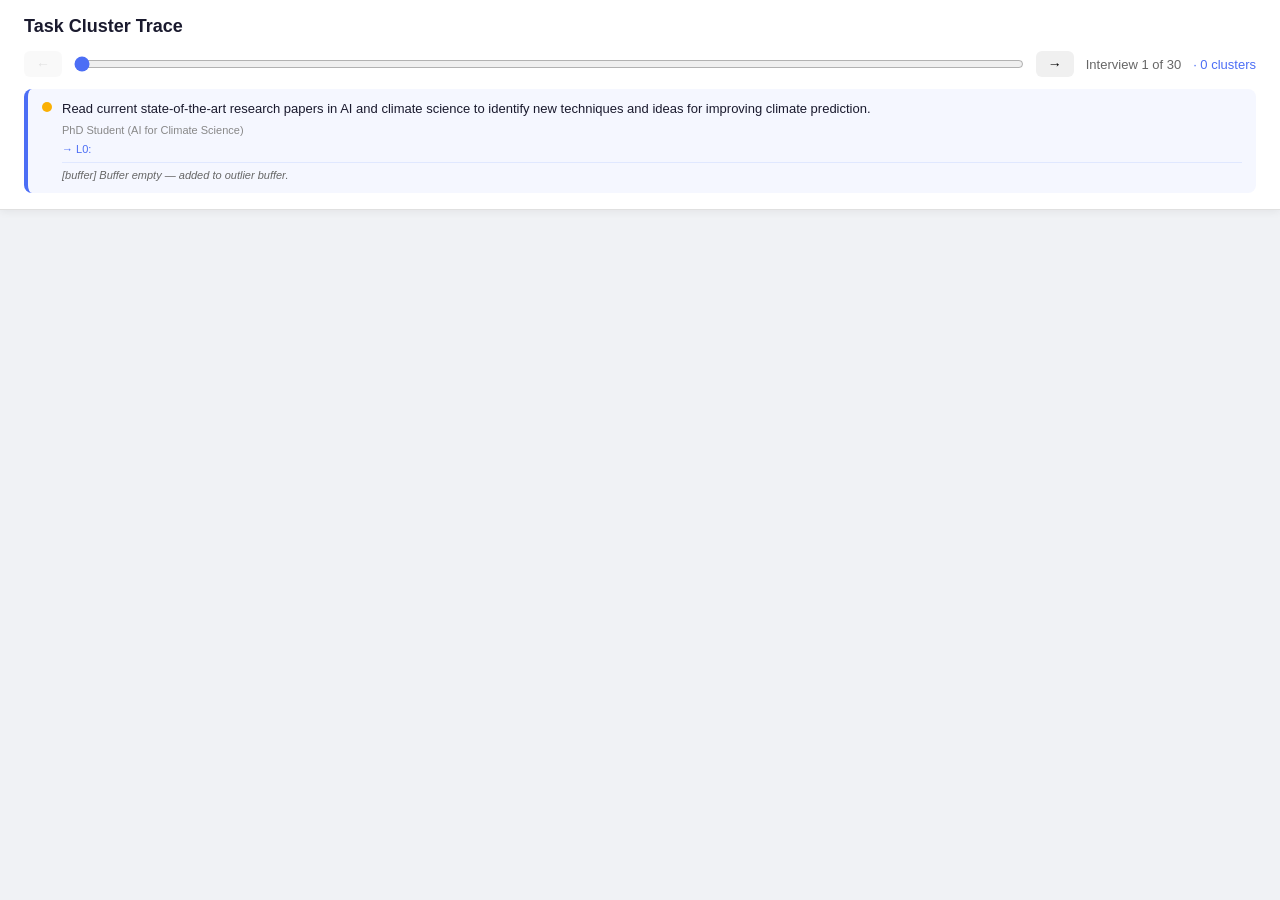
<file: analysis/task_clustering/output/cirs_clusters_viz_trace.html>
<!DOCTYPE html>
<html lang="en">
<head>
<meta charset="UTF-8">
<title>Task Cluster Trace</title>
<style>
  * { box-sizing: border-box; margin: 0; padding: 0; }
  body { font-family: -apple-system, BlinkMacSystemFont, "Segoe UI", sans-serif;
          background: #f0f2f5; color: #1a1a2e; min-height: 100vh; }

  /* ── Header ── */
  .header { background: #fff; border-bottom: 1px solid #e0e0e0;
             padding: 16px 24px; position: sticky; top: 0; z-index: 100;
             box-shadow: 0 2px 8px rgba(0,0,0,.06); }
  .header h1 { font-size: 18px; font-weight: 700; margin-bottom: 14px; }

  /* ── Timeline controls ── */
  .timeline { display: flex; align-items: center; gap: 12px; margin-bottom: 12px; }
  .nav-btn { background: #f0f0f0; border: none; border-radius: 6px; padding: 5px 12px;
              font-size: 14px; cursor: pointer; font-weight: 600; }
  .nav-btn:hover { background: #e0e0e0; }
  .nav-btn:disabled { opacity: .35; cursor: default; }
  #slider { flex: 1; accent-color: #4C6EF5; }
  .step-label { font-size: 13px; color: #666; white-space: nowrap; }

  /* ── Current task box ── */
  .task-box { border-radius: 8px; padding: 10px 14px; font-size: 13px;
               line-height: 1.5; border-left: 4px solid #4C6EF5;
               background: #f5f7ff; display: flex; gap: 10px; align-items: flex-start; }
  .task-box .dot { width: 10px; height: 10px; border-radius: 50%; flex-shrink: 0; margin-top: 3px; }
  .task-box .task-info { flex: 1; }
  .task-box .task-text { color: #1a1a2e; font-weight: 500; }
  .task-box .task-meta { font-size: 11px; color: #888; margin-top: 3px; }
  .task-box .assigned { font-size: 11px; color: #4C6EF5; margin-top: 3px; font-weight: 500; }
  .task-box .reasoning { font-size: 11px; color: #666; margin-top: 4px; font-style: italic; border-top: 1px solid #e0e8ff; padding-top: 4px; }

  /* ── Tree ── */
  .tree { padding: 24px; display: flex; flex-wrap: wrap; gap: 20px;
           align-items: flex-start; }

  /* ── Root card ── */
  .root-card { background: #fff; border-radius: 12px; width: 340px;
                box-shadow: 0 2px 12px rgba(0,0,0,.08);
                border: 2px solid transparent; transition: border-color .2s; overflow: hidden; }
  .root-card.highlight { border-color: #4C6EF5; }
  .root-card.new-cluster { border-color: #40C057; }
  .root-card.new-cluster.highlight { border-color: #4C6EF5; }
  .new-badge { display: inline-block; font-size: 10px; font-weight: 700; color: #fff;
                background: #40C057; border-radius: 4px; padding: 1px 5px;
                letter-spacing: .3px; margin-left: 6px; vertical-align: middle; }

  .root-header { padding: 14px 16px 10px; cursor: pointer; user-select: none; }
  .root-header:hover { background: #fafafa; }
  .chevron { float: right; font-size: 12px; color: #aaa; transition: transform .2s; margin-top: 2px; }
  .open > .chevron, .expanded .chevron { transform: rotate(180deg); }
  .children.collapsed { display: none; }
  .task-list-empty { padding: 8px 14px; font-size: 11px; color: #bbb; font-style: italic;
                      border-top: 1px solid #f0f0f0; }
  .root-label { font-size: 11px; font-weight: 600; text-transform: uppercase;
                  letter-spacing: .5px; color: #888; margin-bottom: 4px; }
  .root-leader { font-size: 14px; font-weight: 600; line-height: 1.35;
                  margin-bottom: 8px; color: #1a1a2e; }
  .root-meta { display: flex; align-items: center; gap: 10px; font-size: 12px; color: #888; }
  .count-badge { background: #f0f0f0; border-radius: 10px; padding: 2px 8px;
                  font-weight: 600; color: #444; }
  .pbar { height: 6px; border-radius: 3px; overflow: hidden;
           display: flex; margin-top: 8px; background: #f0f0f0; }
  .pbar-seg { height: 100%; }

  /* ── Children ── */
  .children { padding: 8px 12px 12px; display: flex; flex-direction: column; gap: 8px; }
  .child-card { border-radius: 8px; border: 1.5px solid #eee; overflow: hidden;
                 transition: border-color .2s; }
  .child-card.highlight { border-color: #4C6EF5; }
  .child-header { padding: 10px 12px 8px; cursor: pointer; user-select: none; }
  .child-header:hover { background: #fafafa; }
  .child-leader { font-size: 13px; font-weight: 600; line-height: 1.3; margin-bottom: 4px; }
  .child-meta { font-size: 12px; color: #888; display: flex; align-items: center; gap: 8px; }

  /* ── Expandable task list ── */
  .task-list { max-height: 0; overflow: hidden; transition: max-height .25s ease;
                border-top: 1px solid #f0f0f0; }
  .task-list.open { max-height: 600px; overflow-y: auto; }
  .task-row { padding: 7px 14px; border-bottom: 1px solid #f8f8f8; font-size: 12px;
               display: flex; gap: 8px; align-items: flex-start; }
  .task-row:last-child { border-bottom: none; }
  .task-row .tdot { width: 7px; height: 7px; border-radius: 50%; flex-shrink: 0; margin-top: 4px; }
  .task-row .tbody { display: flex; flex-direction: column; gap: 1px; }
  .task-row .ttext { color: #333; line-height: 1.4; }
  .task-row .tsrc { font-size: 11px; color: #aaa; }
</style>
</head>
<body>

<div class="header">
  <h1>Task Cluster Trace</h1>
  <div class="timeline">
    <button class="nav-btn" id="btn-prev">&#8592;</button>
    <input type="range" id="slider" min="1" value="1">
    <button class="nav-btn" id="btn-next">&#8594;</button>
    <span class="step-label" id="step-label"></span>
    <span class="step-label" id="cluster-count" style="color:#4C6EF5"></span>
  </div>
  <div class="task-box" id="task-box">
    <span class="dot" id="task-dot"></span>
    <span class="task-info">
      <div class="task-text" id="task-text"></div>
      <div class="task-meta" id="task-meta"></div>
      <div class="assigned" id="task-assigned"></div>
      <div class="reasoning" id="task-reasoning" style="display:none"></div>
    </span>
  </div>
</div>
<div class="tree" id="tree"></div>

<script>
const COLORS = ["#4C6EF5", "#FA5252", "#40C057", "#FAB005", "#BE4BDB", "#15AABF", "#FD7E14", "#20C997", "#E64980", "#74C0FC"];
const TRACE  = [{"step": 1, "task_text": "Read current state-of-the-art research papers in AI and climate science to identify new techniques and ideas for improving climate prediction.", "task_source": "PhD Student (AI for Climate Science)", "assigned_id": null, "assigned_label": "", "assigned_level": 0, "clusters": [], "reasonings": ["[buffer] Buffer empty — added to outlier buffer."]}, {"step": 2, "task_text": "Survey, compare, and select AI techniques for adaptation and application to identified climate science problems.", "task_source": "PhD Student (AI for Climate Science)", "assigned_id": "468cc817-e544-4b96-a647-4e596164251d", "assigned_label": "Review and evaluate relevant research methods", "assigned_level": 0, "clusters": [{"id": "468cc817-e544-4b96-a647-4e596164251d", "leader": "Review and evaluate relevant research methods", "level": 0, "parent_id": null, "children": [], "member_count": 2, "weight": 2.0, "sources": {"PhD Student (AI for Climate Science)": 2}, "anchored": false, "members": [{"text": "Read current state-of-the-art research papers in AI and climate science to identify new techniques and ideas for improving climate prediction.", "source": "PhD Student (AI for Climate Science)"}, {"text": "Survey, compare, and select AI techniques for adaptation and application to identified climate science problems.", "source": "PhD Student (AI for Climate Science)"}]}], "reasonings": ["[buffer] Both tasks involve surveying and evaluating AI methods in the climate science domain to identify suitable techniques for climate-related applications, so they are the same type of research-selection work.", "[buffer] Promoted 'Read current state-of-the-art research papers in AI and clim' + new task → cluster 468cc817"]}, {"step": 3, "task_text": "Conduct experiments with selected AI methods, including coding and debugging, to apply them to climate science problems and evaluate their effectiveness.", "task_source": "PhD Student (AI for Climate Science)", "assigned_id": null, "assigned_label": "", "assigned_level": 0, "clusters": [{"id": "468cc817-e544-4b96-a647-4e596164251d", "leader": "Review and evaluate relevant research methods", "level": 0, "parent_id": null, "children": [], "member_count": 2, "weight": 2.0, "sources": {"PhD Student (AI for Climate Science)": 2}, "anchored": false, "members": [{"text": "Read current state-of-the-art research papers in AI and climate science to identify new techniques and ideas for improving climate prediction.", "source": "PhD Student (AI for Climate Science)"}, {"text": "Survey, compare, and select AI techniques for adaptation and application to identified climate science problems.", "source": "PhD Student (AI for Climate Science)"}]}], "reasonings": ["[L0] The new task centers on implementing, debugging, and experimentally applying AI methods to climate science problems, which is broader and more hands-on than simply reviewing and evaluating research methods.", "[buffer] Buffer empty — added to outlier buffer."]}, {"step": 4, "task_text": "Write up research findings and results from experiments for documentation or publication.", "task_source": "PhD Student (AI for Climate Science)", "assigned_id": null, "assigned_label": "", "assigned_level": 0, "clusters": [{"id": "468cc817-e544-4b96-a647-4e596164251d", "leader": "Review and evaluate relevant research methods", "level": 0, "parent_id": null, "children": [], "member_count": 2, "weight": 2.0, "sources": {"PhD Student (AI for Climate Science)": 2}, "anchored": false, "members": [{"text": "Read current state-of-the-art research papers in AI and climate science to identify new techniques and ideas for improving climate prediction.", "source": "PhD Student (AI for Climate Science)"}, {"text": "Survey, compare, and select AI techniques for adaptation and application to identified climate science problems.", "source": "PhD Student (AI for Climate Science)"}]}], "reasonings": ["[L0] Writing up research findings for documentation or publication is a different core activity from reviewing and evaluating research methods, so it does not fit the existing cluster.", "[buffer] The new task is about writing and documenting research results for publication, which is a different core activity from conducting and debugging experiments to evaluate AI methods."]}, {"step": 5, "task_text": "Consult climate science experts to identify key problems and challenges in the field that can be addressed using AI techniques.", "task_source": "PhD Student (AI for Climate Science)", "assigned_id": null, "assigned_label": "", "assigned_level": 0, "clusters": [{"id": "468cc817-e544-4b96-a647-4e596164251d", "leader": "Review and evaluate relevant research methods", "level": 0, "parent_id": null, "children": [], "member_count": 2, "weight": 2.0, "sources": {"PhD Student (AI for Climate Science)": 2}, "anchored": false, "members": [{"text": "Read current state-of-the-art research papers in AI and climate science to identify new techniques and ideas for improving climate prediction.", "source": "PhD Student (AI for Climate Science)"}, {"text": "Survey, compare, and select AI techniques for adaptation and application to identified climate science problems.", "source": "PhD Student (AI for Climate Science)"}]}], "reasonings": ["[L0] Consulting climate science experts to identify AI-addressable challenges is primarily stakeholder/domain-expert elicitation and problem scoping, which is different from reviewing and evaluating research methods.", "[buffer] The new task is about consulting experts to identify research problems, which is a distinct problem-definition and stakeholder-engagement activity rather than conducting AI experiments or writing up results."]}, {"step": 6, "task_text": "Analyze model outputs to identify patterns or biases that inform evaluation frameworks.", "task_source": "Research Assistant", "assigned_id": "65555d7a-6123-42bb-ba0e-85f91ead4671", "assigned_label": "Design and evaluate computational experiments", "assigned_level": 0, "clusters": [{"id": "468cc817-e544-4b96-a647-4e596164251d", "leader": "Review and evaluate relevant research methods", "level": 0, "parent_id": null, "children": [], "member_count": 2, "weight": 2.0, "sources": {"PhD Student (AI for Climate Science)": 2}, "anchored": false, "members": [{"text": "Read current state-of-the-art research papers in AI and climate science to identify new techniques and ideas for improving climate prediction.", "source": "PhD Student (AI for Climate Science)"}, {"text": "Survey, compare, and select AI techniques for adaptation and application to identified climate science problems.", "source": "PhD Student (AI for Climate Science)"}]}, {"id": "65555d7a-6123-42bb-ba0e-85f91ead4671", "leader": "Design and evaluate computational experiments", "level": 0, "parent_id": null, "children": [], "member_count": 2, "weight": 2.0, "sources": {"PhD Student (AI for Climate Science)": 1, "Research Assistant": 1}, "anchored": false, "members": [{"text": "Conduct experiments with selected AI methods, including coding and debugging, to apply them to climate science problems and evaluate their effectiveness.", "source": "PhD Student (AI for Climate Science)"}, {"text": "Analyze model outputs to identify patterns or biases that inform evaluation frameworks.", "source": "Research Assistant"}]}], "reasonings": ["[L0] Analyzing model outputs for patterns or biases to shape evaluation frameworks is a distinct AI evaluation/assessment activity, not the same as reviewing and evaluating research methods.", "[buffer] This task is about evaluating AI/model outputs for patterns and biases, which aligns with conducting and assessing AI experiments rather than writing results or consulting domain experts.", "[buffer] Promoted 'Conduct experiments with selected AI methods, including codi' + new task → cluster 65555d7a"]}, {"step": 7, "task_text": "Design experiments to ensure technical rigor in model evaluation frameworks.", "task_source": "Research Assistant", "assigned_id": "65555d7a-6123-42bb-ba0e-85f91ead4671", "assigned_label": "Design and evaluate computational experiments", "assigned_level": 0, "clusters": [{"id": "468cc817-e544-4b96-a647-4e596164251d", "leader": "Review and evaluate relevant research methods", "level": 0, "parent_id": null, "children": [], "member_count": 2, "weight": 2.0, "sources": {"PhD Student (AI for Climate Science)": 2}, "anchored": false, "members": [{"text": "Read current state-of-the-art research papers in AI and climate science to identify new techniques and ideas for improving climate prediction.", "source": "PhD Student (AI for Climate Science)"}, {"text": "Survey, compare, and select AI techniques for adaptation and application to identified climate science problems.", "source": "PhD Student (AI for Climate Science)"}]}, {"id": "65555d7a-6123-42bb-ba0e-85f91ead4671", "leader": "Design and evaluate computational experiments", "level": 0, "parent_id": null, "children": [], "member_count": 3, "weight": 3.0, "sources": {"PhD Student (AI for Climate Science)": 1, "Research Assistant": 2}, "anchored": false, "members": [{"text": "Conduct experiments with selected AI methods, including coding and debugging, to apply them to climate science problems and evaluate their effectiveness.", "source": "PhD Student (AI for Climate Science)"}, {"text": "Analyze model outputs to identify patterns or biases that inform evaluation frameworks.", "source": "Research Assistant"}, {"text": "Design experiments to ensure technical rigor in model evaluation frameworks.", "source": "Research Assistant"}]}], "reasonings": ["[L0] Designing experiments for technical rigor in model evaluation frameworks is a specific instance of designing computational experiments."]}, {"step": 8, "task_text": "Develop code for experiments, model inference, and training scripts to translate theoretical NLP concepts into tangible results.", "task_source": "Research Assistant", "assigned_id": "65555d7a-6123-42bb-ba0e-85f91ead4671", "assigned_label": "Design and evaluate computational experiments", "assigned_level": 0, "clusters": [{"id": "468cc817-e544-4b96-a647-4e596164251d", "leader": "Review and evaluate relevant research methods", "level": 0, "parent_id": null, "children": [], "member_count": 2, "weight": 2.0, "sources": {"PhD Student (AI for Climate Science)": 2}, "anchored": false, "members": [{"text": "Read current state-of-the-art research papers in AI and climate science to identify new techniques and ideas for improving climate prediction.", "source": "PhD Student (AI for Climate Science)"}, {"text": "Survey, compare, and select AI techniques for adaptation and application to identified climate science problems.", "source": "PhD Student (AI for Climate Science)"}]}, {"id": "65555d7a-6123-42bb-ba0e-85f91ead4671", "leader": "Design and evaluate computational experiments", "level": 0, "parent_id": null, "children": [], "member_count": 4, "weight": 4.0, "sources": {"PhD Student (AI for Climate Science)": 1, "Research Assistant": 3}, "anchored": false, "members": [{"text": "Conduct experiments with selected AI methods, including coding and debugging, to apply them to climate science problems and evaluate their effectiveness.", "source": "PhD Student (AI for Climate Science)"}, {"text": "Analyze model outputs to identify patterns or biases that inform evaluation frameworks.", "source": "Research Assistant"}, {"text": "Design experiments to ensure technical rigor in model evaluation frameworks.", "source": "Research Assistant"}, {"text": "Develop code for experiments, model inference, and training scripts to translate theoretical NLP concepts into tangible results.", "source": "Research Assistant"}]}], "reasonings": ["[L0] Developing code for experiments, inference, and training directly supports implementing and assessing computational experiments rather than reviewing research methods."]}, {"step": 9, "task_text": "Annotate data to ensure high-quality ground truth data for robust evaluations.", "task_source": "Research Assistant", "assigned_id": null, "assigned_label": "", "assigned_level": 0, "clusters": [{"id": "468cc817-e544-4b96-a647-4e596164251d", "leader": "Review and evaluate relevant research methods", "level": 0, "parent_id": null, "children": [], "member_count": 2, "weight": 2.0, "sources": {"PhD Student (AI for Climate Science)": 2}, "anchored": false, "members": [{"text": "Read current state-of-the-art research papers in AI and climate science to identify new techniques and ideas for improving climate prediction.", "source": "PhD Student (AI for Climate Science)"}, {"text": "Survey, compare, and select AI techniques for adaptation and application to identified climate science problems.", "source": "PhD Student (AI for Climate Science)"}]}, {"id": "65555d7a-6123-42bb-ba0e-85f91ead4671", "leader": "Design and evaluate computational experiments", "level": 0, "parent_id": null, "children": [], "member_count": 4, "weight": 4.0, "sources": {"PhD Student (AI for Climate Science)": 1, "Research Assistant": 3}, "anchored": false, "members": [{"text": "Conduct experiments with selected AI methods, including coding and debugging, to apply them to climate science problems and evaluate their effectiveness.", "source": "PhD Student (AI for Climate Science)"}, {"text": "Analyze model outputs to identify patterns or biases that inform evaluation frameworks.", "source": "Research Assistant"}, {"text": "Design experiments to ensure technical rigor in model evaluation frameworks.", "source": "Research Assistant"}, {"text": "Develop code for experiments, model inference, and training scripts to translate theoretical NLP concepts into tangible results.", "source": "Research Assistant"}]}], "reasonings": ["[L0] Annotating data to create high-quality ground truth is a distinct data labeling/curation activity and does not match reviewing research methods or designing/evaluating computational experiments.", "[buffer] The new task is about annotating data for evaluation quality, which is a distinct type of work from writing research findings or consulting climate science experts."]}, {"step": 10, "task_text": "Organize experimental results, model checkpoints, and configuration files using Weights & Biases to facilitate actionable insights.", "task_source": "Research Assistant", "assigned_id": "65555d7a-6123-42bb-ba0e-85f91ead4671", "assigned_label": "Design and run model evaluation experiments", "assigned_level": 0, "clusters": [{"id": "468cc817-e544-4b96-a647-4e596164251d", "leader": "Review and evaluate relevant research methods", "level": 0, "parent_id": null, "children": [], "member_count": 2, "weight": 2.0, "sources": {"PhD Student (AI for Climate Science)": 2}, "anchored": false, "members": [{"text": "Read current state-of-the-art research papers in AI and climate science to identify new techniques and ideas for improving climate prediction.", "source": "PhD Student (AI for Climate Science)"}, {"text": "Survey, compare, and select AI techniques for adaptation and application to identified climate science problems.", "source": "PhD Student (AI for Climate Science)"}]}, {"id": "65555d7a-6123-42bb-ba0e-85f91ead4671", "leader": "Design and run model evaluation experiments", "level": 0, "parent_id": null, "children": ["aa66f492-c411-474e-b54c-aa44fa5b12d0", "2b54fd32-29d6-48ec-b587-baa3ec61cea7"], "member_count": 0, "weight": 5.0, "sources": {}, "anchored": false, "members": []}, {"id": "aa66f492-c411-474e-b54c-aa44fa5b12d0", "leader": "Experiment design and execution", "level": 1, "parent_id": "65555d7a-6123-42bb-ba0e-85f91ead4671", "children": [], "member_count": 3, "weight": 3.0, "sources": {"PhD Student (AI for Climate Science)": 1, "Research Assistant": 2}, "anchored": false, "members": [{"text": "Conduct experiments with selected AI methods, including coding and debugging, to apply them to climate science problems and evaluate their effectiveness.", "source": "PhD Student (AI for Climate Science)"}, {"text": "Analyze model outputs to identify patterns or biases that inform evaluation frameworks.", "source": "Research Assistant"}, {"text": "Design experiments to ensure technical rigor in model evaluation frameworks.", "source": "Research Assistant"}]}, {"id": "2b54fd32-29d6-48ec-b587-baa3ec61cea7", "leader": "Evaluation analysis and tracking", "level": 1, "parent_id": "65555d7a-6123-42bb-ba0e-85f91ead4671", "children": [], "member_count": 2, "weight": 2.0, "sources": {"PhD Student (AI for Climate Science)": 1, "Research Assistant": 1}, "anchored": false, "members": [{"text": "Conduct experiments with selected AI methods, including coding and debugging, to apply them to climate science problems and evaluate their effectiveness.", "source": "PhD Student (AI for Climate Science)"}, {"text": "Develop code for experiments, model inference, and training scripts to translate theoretical NLP concepts into tangible results.", "source": "Research Assistant"}]}], "reasonings": ["[L0] Organizing experimental results, checkpoints, and configs in Weights & Biases is part of managing and assessing computational experiment outputs, so it fits the broader work of designing and evaluating computational experiments."]}, {"step": 11, "task_text": "[AI Researcher] Perform data analysis on the peer review platform to support decision-making and improve platform outcomes.", "task_source": "AI Researcher", "assigned_id": null, "assigned_label": "", "assigned_level": 0, "clusters": [{"id": "468cc817-e544-4b96-a647-4e596164251d", "leader": "Review and evaluate relevant research methods", "level": 0, "parent_id": null, "children": [], "member_count": 2, "weight": 2.0, "sources": {"PhD Student (AI for Climate Science)": 2}, "anchored": false, "members": [{"text": "Read current state-of-the-art research papers in AI and climate science to identify new techniques and ideas for improving climate prediction.", "source": "PhD Student (AI for Climate Science)"}, {"text": "Survey, compare, and select AI techniques for adaptation and application to identified climate science problems.", "source": "PhD Student (AI for Climate Science)"}]}, {"id": "65555d7a-6123-42bb-ba0e-85f91ead4671", "leader": "Design and run model evaluation experiments", "level": 0, "parent_id": null, "children": ["aa66f492-c411-474e-b54c-aa44fa5b12d0", "2b54fd32-29d6-48ec-b587-baa3ec61cea7"], "member_count": 0, "weight": 5.0, "sources": {}, "anchored": false, "members": []}, {"id": "aa66f492-c411-474e-b54c-aa44fa5b12d0", "leader": "Experiment design and execution", "level": 1, "parent_id": "65555d7a-6123-42bb-ba0e-85f91ead4671", "children": [], "member_count": 3, "weight": 3.0, "sources": {"PhD Student (AI for Climate Science)": 1, "Research Assistant": 2}, "anchored": false, "members": [{"text": "Conduct experiments with selected AI methods, including coding and debugging, to apply them to climate science problems and evaluate their effectiveness.", "source": "PhD Student (AI for Climate Science)"}, {"text": "Analyze model outputs to identify patterns or biases that inform evaluation frameworks.", "source": "Research Assistant"}, {"text": "Design experiments to ensure technical rigor in model evaluation frameworks.", "source": "Research Assistant"}]}, {"id": "2b54fd32-29d6-48ec-b587-baa3ec61cea7", "leader": "Evaluation analysis and tracking", "level": 1, "parent_id": "65555d7a-6123-42bb-ba0e-85f91ead4671", "children": [], "member_count": 2, "weight": 2.0, "sources": {"PhD Student (AI for Climate Science)": 1, "Research Assistant": 1}, "anchored": false, "members": [{"text": "Conduct experiments with selected AI methods, including coding and debugging, to apply them to climate science problems and evaluate their effectiveness.", "source": "PhD Student (AI for Climate Science)"}, {"text": "Develop code for experiments, model inference, and training scripts to translate theoretical NLP concepts into tangible results.", "source": "Research Assistant"}]}], "reasonings": ["[L0] The task focuses on analyzing platform data to inform decisions and improve outcomes, which is distinct from reviewing research methods or running model evaluation experiments.", "[buffer] The new task is about analyzing platform data to inform decisions and improve outcomes, which is distinct from writing up findings, consulting domain experts, or annotating data."]}, {"step": 12, "task_text": "Coordinate workflows for a peer review platform to support an NLP organization.", "task_source": "AI Researcher", "assigned_id": null, "assigned_label": "", "assigned_level": 0, "clusters": [{"id": "468cc817-e544-4b96-a647-4e596164251d", "leader": "Review and evaluate relevant research methods", "level": 0, "parent_id": null, "children": [], "member_count": 2, "weight": 2.0, "sources": {"PhD Student (AI for Climate Science)": 2}, "anchored": false, "members": [{"text": "Read current state-of-the-art research papers in AI and climate science to identify new techniques and ideas for improving climate prediction.", "source": "PhD Student (AI for Climate Science)"}, {"text": "Survey, compare, and select AI techniques for adaptation and application to identified climate science problems.", "source": "PhD Student (AI for Climate Science)"}]}, {"id": "65555d7a-6123-42bb-ba0e-85f91ead4671", "leader": "Design and run model evaluation experiments", "level": 0, "parent_id": null, "children": ["aa66f492-c411-474e-b54c-aa44fa5b12d0", "2b54fd32-29d6-48ec-b587-baa3ec61cea7"], "member_count": 0, "weight": 5.0, "sources": {}, "anchored": false, "members": []}, {"id": "aa66f492-c411-474e-b54c-aa44fa5b12d0", "leader": "Experiment design and execution", "level": 1, "parent_id": "65555d7a-6123-42bb-ba0e-85f91ead4671", "children": [], "member_count": 3, "weight": 3.0, "sources": {"PhD Student (AI for Climate Science)": 1, "Research Assistant": 2}, "anchored": false, "members": [{"text": "Conduct experiments with selected AI methods, including coding and debugging, to apply them to climate science problems and evaluate their effectiveness.", "source": "PhD Student (AI for Climate Science)"}, {"text": "Analyze model outputs to identify patterns or biases that inform evaluation frameworks.", "source": "Research Assistant"}, {"text": "Design experiments to ensure technical rigor in model evaluation frameworks.", "source": "Research Assistant"}]}, {"id": "2b54fd32-29d6-48ec-b587-baa3ec61cea7", "leader": "Evaluation analysis and tracking", "level": 1, "parent_id": "65555d7a-6123-42bb-ba0e-85f91ead4671", "children": [], "member_count": 2, "weight": 2.0, "sources": {"PhD Student (AI for Climate Science)": 1, "Research Assistant": 1}, "anchored": false, "members": [{"text": "Conduct experiments with selected AI methods, including coding and debugging, to apply them to climate science problems and evaluate their effectiveness.", "source": "PhD Student (AI for Climate Science)"}, {"text": "Develop code for experiments, model inference, and training scripts to translate theoretical NLP concepts into tangible results.", "source": "Research Assistant"}]}], "reasonings": ["[L0] Coordinating workflows for a peer review platform is operational/project coordination work, which is distinct from reviewing research methods or running model evaluation experiments.", "[buffer] Coordinating workflows for a peer review platform is operational support work and does not match writing research results, consulting climate experts, data annotation, or analyzing peer review platform data."]}, {"step": 13, "task_text": "Troubleshoot user issues on the peer review platform to maintain platform functionality.", "task_source": "AI Researcher", "assigned_id": "e9bb1fbe-efc7-41c5-97e6-a93b5163791d", "assigned_label": "Coordinate and troubleshoot platform workflows", "assigned_level": 0, "clusters": [{"id": "468cc817-e544-4b96-a647-4e596164251d", "leader": "Review and evaluate relevant research methods", "level": 0, "parent_id": null, "children": [], "member_count": 2, "weight": 2.0, "sources": {"PhD Student (AI for Climate Science)": 2}, "anchored": false, "members": [{"text": "Read current state-of-the-art research papers in AI and climate science to identify new techniques and ideas for improving climate prediction.", "source": "PhD Student (AI for Climate Science)"}, {"text": "Survey, compare, and select AI techniques for adaptation and application to identified climate science problems.", "source": "PhD Student (AI for Climate Science)"}]}, {"id": "65555d7a-6123-42bb-ba0e-85f91ead4671", "leader": "Design and run model evaluation experiments", "level": 0, "parent_id": null, "children": ["aa66f492-c411-474e-b54c-aa44fa5b12d0", "2b54fd32-29d6-48ec-b587-baa3ec61cea7"], "member_count": 0, "weight": 5.0, "sources": {}, "anchored": false, "members": []}, {"id": "aa66f492-c411-474e-b54c-aa44fa5b12d0", "leader": "Experiment design and execution", "level": 1, "parent_id": "65555d7a-6123-42bb-ba0e-85f91ead4671", "children": [], "member_count": 3, "weight": 3.0, "sources": {"PhD Student (AI for Climate Science)": 1, "Research Assistant": 2}, "anchored": false, "members": [{"text": "Conduct experiments with selected AI methods, including coding and debugging, to apply them to climate science problems and evaluate their effectiveness.", "source": "PhD Student (AI for Climate Science)"}, {"text": "Analyze model outputs to identify patterns or biases that inform evaluation frameworks.", "source": "Research Assistant"}, {"text": "Design experiments to ensure technical rigor in model evaluation frameworks.", "source": "Research Assistant"}]}, {"id": "2b54fd32-29d6-48ec-b587-baa3ec61cea7", "leader": "Evaluation analysis and tracking", "level": 1, "parent_id": "65555d7a-6123-42bb-ba0e-85f91ead4671", "children": [], "member_count": 2, "weight": 2.0, "sources": {"PhD Student (AI for Climate Science)": 1, "Research Assistant": 1}, "anchored": false, "members": [{"text": "Conduct experiments with selected AI methods, including coding and debugging, to apply them to climate science problems and evaluate their effectiveness.", "source": "PhD Student (AI for Climate Science)"}, {"text": "Develop code for experiments, model inference, and training scripts to translate theoretical NLP concepts into tangible results.", "source": "Research Assistant"}]}, {"id": "e9bb1fbe-efc7-41c5-97e6-a93b5163791d", "leader": "Coordinate and troubleshoot platform workflows", "level": 0, "parent_id": null, "children": [], "member_count": 2, "weight": 2.0, "sources": {"AI Researcher": 2}, "anchored": false, "members": [{"text": "Coordinate workflows for a peer review platform to support an NLP organization.", "source": "AI Researcher"}, {"text": "Troubleshoot user issues on the peer review platform to maintain platform functionality.", "source": "AI Researcher"}]}], "reasonings": ["[L0] Troubleshooting user issues on a peer review platform is platform support/maintenance work, which does not match reviewing research methods or designing model evaluation experiments.", "[buffer] Troubleshooting user issues on the peer review platform is part of coordinating and maintaining platform operations, which fits the workflow-support work in cluster 5.", "[buffer] Promoted 'Coordinate workflows for a peer review platform to support a' + new task → cluster e9bb1fbe"]}, {"step": 14, "task_text": "Build a large language model (LLM) for a university in the UAE.", "task_source": "AI Researcher", "assigned_id": null, "assigned_label": "", "assigned_level": 0, "clusters": [{"id": "468cc817-e544-4b96-a647-4e596164251d", "leader": "Review and evaluate relevant research methods", "level": 0, "parent_id": null, "children": [], "member_count": 2, "weight": 2.0, "sources": {"PhD Student (AI for Climate Science)": 2}, "anchored": false, "members": [{"text": "Read current state-of-the-art research papers in AI and climate science to identify new techniques and ideas for improving climate prediction.", "source": "PhD Student (AI for Climate Science)"}, {"text": "Survey, compare, and select AI techniques for adaptation and application to identified climate science problems.", "source": "PhD Student (AI for Climate Science)"}]}, {"id": "65555d7a-6123-42bb-ba0e-85f91ead4671", "leader": "Design and run model evaluation experiments", "level": 0, "parent_id": null, "children": ["aa66f492-c411-474e-b54c-aa44fa5b12d0", "2b54fd32-29d6-48ec-b587-baa3ec61cea7"], "member_count": 0, "weight": 5.0, "sources": {}, "anchored": false, "members": []}, {"id": "aa66f492-c411-474e-b54c-aa44fa5b12d0", "leader": "Experiment design and execution", "level": 1, "parent_id": "65555d7a-6123-42bb-ba0e-85f91ead4671", "children": [], "member_count": 3, "weight": 3.0, "sources": {"PhD Student (AI for Climate Science)": 1, "Research Assistant": 2}, "anchored": false, "members": [{"text": "Conduct experiments with selected AI methods, including coding and debugging, to apply them to climate science problems and evaluate their effectiveness.", "source": "PhD Student (AI for Climate Science)"}, {"text": "Analyze model outputs to identify patterns or biases that inform evaluation frameworks.", "source": "Research Assistant"}, {"text": "Design experiments to ensure technical rigor in model evaluation frameworks.", "source": "Research Assistant"}]}, {"id": "2b54fd32-29d6-48ec-b587-baa3ec61cea7", "leader": "Evaluation analysis and tracking", "level": 1, "parent_id": "65555d7a-6123-42bb-ba0e-85f91ead4671", "children": [], "member_count": 2, "weight": 2.0, "sources": {"PhD Student (AI for Climate Science)": 1, "Research Assistant": 1}, "anchored": false, "members": [{"text": "Conduct experiments with selected AI methods, including coding and debugging, to apply them to climate science problems and evaluate their effectiveness.", "source": "PhD Student (AI for Climate Science)"}, {"text": "Develop code for experiments, model inference, and training scripts to translate theoretical NLP concepts into tangible results.", "source": "Research Assistant"}]}, {"id": "e9bb1fbe-efc7-41c5-97e6-a93b5163791d", "leader": "Coordinate and troubleshoot platform workflows", "level": 0, "parent_id": null, "children": [], "member_count": 2, "weight": 2.0, "sources": {"AI Researcher": 2}, "anchored": false, "members": [{"text": "Coordinate workflows for a peer review platform to support an NLP organization.", "source": "AI Researcher"}, {"text": "Troubleshoot user issues on the peer review platform to maintain platform functionality.", "source": "AI Researcher"}]}], "reasonings": ["[L0] Building an LLM for a university is a broader model development task and does not match reviewing research methods, running evaluation experiments, or coordinating platform workflows.", "[buffer] Building an LLM for a university is a model development task that does not match writing research results, consulting climate experts, annotating data, or analyzing peer review platform data."]}, {"step": 15, "task_text": "Complete coursework for mandatory PhD classes using AI tools to accelerate understanding.", "task_source": "PhD Student", "assigned_id": null, "assigned_label": "", "assigned_level": 0, "clusters": [{"id": "468cc817-e544-4b96-a647-4e596164251d", "leader": "Review and evaluate relevant research methods", "level": 0, "parent_id": null, "children": [], "member_count": 2, "weight": 2.0, "sources": {"PhD Student (AI for Climate Science)": 2}, "anchored": false, "members": [{"text": "Read current state-of-the-art research papers in AI and climate science to identify new techniques and ideas for improving climate prediction.", "source": "PhD Student (AI for Climate Science)"}, {"text": "Survey, compare, and select AI techniques for adaptation and application to identified climate science problems.", "source": "PhD Student (AI for Climate Science)"}]}, {"id": "65555d7a-6123-42bb-ba0e-85f91ead4671", "leader": "Design and run model evaluation experiments", "level": 0, "parent_id": null, "children": ["aa66f492-c411-474e-b54c-aa44fa5b12d0", "2b54fd32-29d6-48ec-b587-baa3ec61cea7"], "member_count": 0, "weight": 5.0, "sources": {}, "anchored": false, "members": []}, {"id": "aa66f492-c411-474e-b54c-aa44fa5b12d0", "leader": "Experiment design and execution", "level": 1, "parent_id": "65555d7a-6123-42bb-ba0e-85f91ead4671", "children": [], "member_count": 3, "weight": 3.0, "sources": {"PhD Student (AI for Climate Science)": 1, "Research Assistant": 2}, "anchored": false, "members": [{"text": "Conduct experiments with selected AI methods, including coding and debugging, to apply them to climate science problems and evaluate their effectiveness.", "source": "PhD Student (AI for Climate Science)"}, {"text": "Analyze model outputs to identify patterns or biases that inform evaluation frameworks.", "source": "Research Assistant"}, {"text": "Design experiments to ensure technical rigor in model evaluation frameworks.", "source": "Research Assistant"}]}, {"id": "2b54fd32-29d6-48ec-b587-baa3ec61cea7", "leader": "Evaluation analysis and tracking", "level": 1, "parent_id": "65555d7a-6123-42bb-ba0e-85f91ead4671", "children": [], "member_count": 2, "weight": 2.0, "sources": {"PhD Student (AI for Climate Science)": 1, "Research Assistant": 1}, "anchored": false, "members": [{"text": "Conduct experiments with selected AI methods, including coding and debugging, to apply them to climate science problems and evaluate their effectiveness.", "source": "PhD Student (AI for Climate Science)"}, {"text": "Develop code for experiments, model inference, and training scripts to translate theoretical NLP concepts into tangible results.", "source": "Research Assistant"}]}, {"id": "e9bb1fbe-efc7-41c5-97e6-a93b5163791d", "leader": "Coordinate and troubleshoot platform workflows", "level": 0, "parent_id": null, "children": [], "member_count": 2, "weight": 2.0, "sources": {"AI Researcher": 2}, "anchored": false, "members": [{"text": "Coordinate workflows for a peer review platform to support an NLP organization.", "source": "AI Researcher"}, {"text": "Troubleshoot user issues on the peer review platform to maintain platform functionality.", "source": "AI Researcher"}]}], "reasonings": ["[L0] Completing mandatory PhD coursework is academic learning/studying work, which does not match reviewing research methods, running model evaluations, or coordinating platform workflows.", "[buffer] Completing mandatory PhD coursework with AI support is a distinct educational/learning activity and does not match any existing cluster focused on research writing, expert consultation, data annotation, platform analysis, or LLM building."]}, {"step": 16, "task_text": "Review research literature using AI tools to increase productivity.", "task_source": "PhD Student", "assigned_id": "468cc817-e544-4b96-a647-4e596164251d", "assigned_label": "Review and evaluate relevant research methods", "assigned_level": 0, "clusters": [{"id": "468cc817-e544-4b96-a647-4e596164251d", "leader": "Review and evaluate relevant research methods", "level": 0, "parent_id": null, "children": [], "member_count": 3, "weight": 3.0, "sources": {"PhD Student (AI for Climate Science)": 2, "PhD Student": 1}, "anchored": false, "members": [{"text": "Read current state-of-the-art research papers in AI and climate science to identify new techniques and ideas for improving climate prediction.", "source": "PhD Student (AI for Climate Science)"}, {"text": "Survey, compare, and select AI techniques for adaptation and application to identified climate science problems.", "source": "PhD Student (AI for Climate Science)"}, {"text": "Review research literature using AI tools to increase productivity.", "source": "PhD Student"}]}, {"id": "65555d7a-6123-42bb-ba0e-85f91ead4671", "leader": "Design and run model evaluation experiments", "level": 0, "parent_id": null, "children": ["aa66f492-c411-474e-b54c-aa44fa5b12d0", "2b54fd32-29d6-48ec-b587-baa3ec61cea7"], "member_count": 0, "weight": 5.0, "sources": {}, "anchored": false, "members": []}, {"id": "aa66f492-c411-474e-b54c-aa44fa5b12d0", "leader": "Experiment design and execution", "level": 1, "parent_id": "65555d7a-6123-42bb-ba0e-85f91ead4671", "children": [], "member_count": 3, "weight": 3.0, "sources": {"PhD Student (AI for Climate Science)": 1, "Research Assistant": 2}, "anchored": false, "members": [{"text": "Conduct experiments with selected AI methods, including coding and debugging, to apply them to climate science problems and evaluate their effectiveness.", "source": "PhD Student (AI for Climate Science)"}, {"text": "Analyze model outputs to identify patterns or biases that inform evaluation frameworks.", "source": "Research Assistant"}, {"text": "Design experiments to ensure technical rigor in model evaluation frameworks.", "source": "Research Assistant"}]}, {"id": "2b54fd32-29d6-48ec-b587-baa3ec61cea7", "leader": "Evaluation analysis and tracking", "level": 1, "parent_id": "65555d7a-6123-42bb-ba0e-85f91ead4671", "children": [], "member_count": 2, "weight": 2.0, "sources": {"PhD Student (AI for Climate Science)": 1, "Research Assistant": 1}, "anchored": false, "members": [{"text": "Conduct experiments with selected AI methods, including coding and debugging, to apply them to climate science problems and evaluate their effectiveness.", "source": "PhD Student (AI for Climate Science)"}, {"text": "Develop code for experiments, model inference, and training scripts to translate theoretical NLP concepts into tangible results.", "source": "Research Assistant"}]}, {"id": "e9bb1fbe-efc7-41c5-97e6-a93b5163791d", "leader": "Coordinate and troubleshoot platform workflows", "level": 0, "parent_id": null, "children": [], "member_count": 2, "weight": 2.0, "sources": {"AI Researcher": 2}, "anchored": false, "members": [{"text": "Coordinate workflows for a peer review platform to support an NLP organization.", "source": "AI Researcher"}, {"text": "Troubleshoot user issues on the peer review platform to maintain platform functionality.", "source": "AI Researcher"}]}], "reasonings": ["[L0] Reviewing research literature with AI tools is still fundamentally about evaluating relevant research approaches and sources, matching the core work of reviewing and evaluating research methods."]}, {"step": 17, "task_text": "Review new literature in the vision-language model (VLM) space to identify relevant papers for research.", "task_source": "PhD Student", "assigned_id": "468cc817-e544-4b96-a647-4e596164251d", "assigned_label": "Review and evaluate relevant research methods", "assigned_level": 0, "clusters": [{"id": "468cc817-e544-4b96-a647-4e596164251d", "leader": "Review and evaluate relevant research methods", "level": 0, "parent_id": null, "children": [], "member_count": 4, "weight": 4.0, "sources": {"PhD Student (AI for Climate Science)": 2, "PhD Student": 2}, "anchored": false, "members": [{"text": "Read current state-of-the-art research papers in AI and climate science to identify new techniques and ideas for improving climate prediction.", "source": "PhD Student (AI for Climate Science)"}, {"text": "Survey, compare, and select AI techniques for adaptation and application to identified climate science problems.", "source": "PhD Student (AI for Climate Science)"}, {"text": "Review research literature using AI tools to increase productivity.", "source": "PhD Student"}, {"text": "Review new literature in the vision-language model (VLM) space to identify relevant papers for research.", "source": "PhD Student"}]}, {"id": "65555d7a-6123-42bb-ba0e-85f91ead4671", "leader": "Design and run model evaluation experiments", "level": 0, "parent_id": null, "children": ["aa66f492-c411-474e-b54c-aa44fa5b12d0", "2b54fd32-29d6-48ec-b587-baa3ec61cea7"], "member_count": 0, "weight": 5.0, "sources": {}, "anchored": false, "members": []}, {"id": "aa66f492-c411-474e-b54c-aa44fa5b12d0", "leader": "Experiment design and execution", "level": 1, "parent_id": "65555d7a-6123-42bb-ba0e-85f91ead4671", "children": [], "member_count": 3, "weight": 3.0, "sources": {"PhD Student (AI for Climate Science)": 1, "Research Assistant": 2}, "anchored": false, "members": [{"text": "Conduct experiments with selected AI methods, including coding and debugging, to apply them to climate science problems and evaluate their effectiveness.", "source": "PhD Student (AI for Climate Science)"}, {"text": "Analyze model outputs to identify patterns or biases that inform evaluation frameworks.", "source": "Research Assistant"}, {"text": "Design experiments to ensure technical rigor in model evaluation frameworks.", "source": "Research Assistant"}]}, {"id": "2b54fd32-29d6-48ec-b587-baa3ec61cea7", "leader": "Evaluation analysis and tracking", "level": 1, "parent_id": "65555d7a-6123-42bb-ba0e-85f91ead4671", "children": [], "member_count": 2, "weight": 2.0, "sources": {"PhD Student (AI for Climate Science)": 1, "Research Assistant": 1}, "anchored": false, "members": [{"text": "Conduct experiments with selected AI methods, including coding and debugging, to apply them to climate science problems and evaluate their effectiveness.", "source": "PhD Student (AI for Climate Science)"}, {"text": "Develop code for experiments, model inference, and training scripts to translate theoretical NLP concepts into tangible results.", "source": "Research Assistant"}]}, {"id": "e9bb1fbe-efc7-41c5-97e6-a93b5163791d", "leader": "Coordinate and troubleshoot platform workflows", "level": 0, "parent_id": null, "children": [], "member_count": 2, "weight": 2.0, "sources": {"AI Researcher": 2}, "anchored": false, "members": [{"text": "Coordinate workflows for a peer review platform to support an NLP organization.", "source": "AI Researcher"}, {"text": "Troubleshoot user issues on the peer review platform to maintain platform functionality.", "source": "AI Researcher"}]}], "reasonings": ["[L0] Reviewing new VLM literature to identify relevant papers is the same type of work as reviewing and evaluating relevant research methods."]}, {"step": 18, "task_text": "Prototype new architectures for multimodal alignment to validate research hypotheses.", "task_source": "PhD Student", "assigned_id": "aa66f492-c411-474e-b54c-aa44fa5b12d0", "assigned_label": "Experiment design and execution", "assigned_level": 1, "clusters": [{"id": "468cc817-e544-4b96-a647-4e596164251d", "leader": "Review and evaluate relevant research methods", "level": 0, "parent_id": null, "children": [], "member_count": 4, "weight": 4.0, "sources": {"PhD Student (AI for Climate Science)": 2, "PhD Student": 2}, "anchored": false, "members": [{"text": "Read current state-of-the-art research papers in AI and climate science to identify new techniques and ideas for improving climate prediction.", "source": "PhD Student (AI for Climate Science)"}, {"text": "Survey, compare, and select AI techniques for adaptation and application to identified climate science problems.", "source": "PhD Student (AI for Climate Science)"}, {"text": "Review research literature using AI tools to increase productivity.", "source": "PhD Student"}, {"text": "Review new literature in the vision-language model (VLM) space to identify relevant papers for research.", "source": "PhD Student"}]}, {"id": "65555d7a-6123-42bb-ba0e-85f91ead4671", "leader": "Design and run model evaluation experiments", "level": 0, "parent_id": null, "children": ["aa66f492-c411-474e-b54c-aa44fa5b12d0", "2b54fd32-29d6-48ec-b587-baa3ec61cea7"], "member_count": 0, "weight": 5.0, "sources": {}, "anchored": false, "members": []}, {"id": "aa66f492-c411-474e-b54c-aa44fa5b12d0", "leader": "Experiment design and execution", "level": 1, "parent_id": "65555d7a-6123-42bb-ba0e-85f91ead4671", "children": [], "member_count": 4, "weight": 4.0, "sources": {"PhD Student (AI for Climate Science)": 1, "Research Assistant": 2, "PhD Student": 1}, "anchored": false, "members": [{"text": "Conduct experiments with selected AI methods, including coding and debugging, to apply them to climate science problems and evaluate their effectiveness.", "source": "PhD Student (AI for Climate Science)"}, {"text": "Analyze model outputs to identify patterns or biases that inform evaluation frameworks.", "source": "Research Assistant"}, {"text": "Design experiments to ensure technical rigor in model evaluation frameworks.", "source": "Research Assistant"}, {"text": "Prototype new architectures for multimodal alignment to validate research hypotheses.", "source": "PhD Student"}]}, {"id": "2b54fd32-29d6-48ec-b587-baa3ec61cea7", "leader": "Evaluation analysis and tracking", "level": 1, "parent_id": "65555d7a-6123-42bb-ba0e-85f91ead4671", "children": [], "member_count": 2, "weight": 2.0, "sources": {"PhD Student (AI for Climate Science)": 1, "Research Assistant": 1}, "anchored": false, "members": [{"text": "Conduct experiments with selected AI methods, including coding and debugging, to apply them to climate science problems and evaluate their effectiveness.", "source": "PhD Student (AI for Climate Science)"}, {"text": "Develop code for experiments, model inference, and training scripts to translate theoretical NLP concepts into tangible results.", "source": "Research Assistant"}]}, {"id": "e9bb1fbe-efc7-41c5-97e6-a93b5163791d", "leader": "Coordinate and troubleshoot platform workflows", "level": 0, "parent_id": null, "children": [], "member_count": 2, "weight": 2.0, "sources": {"AI Researcher": 2}, "anchored": false, "members": [{"text": "Coordinate workflows for a peer review platform to support an NLP organization.", "source": "AI Researcher"}, {"text": "Troubleshoot user issues on the peer review platform to maintain platform functionality.", "source": "AI Researcher"}]}], "reasonings": ["[L0] Prototyping new multimodal alignment architectures is model development work to test research ideas, which is closer to designing and running experiments than to reviewing methods or coordinating workflows.", "[L1] Prototyping new architectures to test research hypotheses is a form of designing and running experiments rather than analyzing results."]}, {"step": 19, "task_text": "Automate boilerplate coding using AI tools to reduce tedium and focus on research.", "task_source": "PhD Student", "assigned_id": null, "assigned_label": "", "assigned_level": 0, "clusters": [{"id": "468cc817-e544-4b96-a647-4e596164251d", "leader": "Review and evaluate relevant research methods", "level": 0, "parent_id": null, "children": [], "member_count": 4, "weight": 4.0, "sources": {"PhD Student (AI for Climate Science)": 2, "PhD Student": 2}, "anchored": false, "members": [{"text": "Read current state-of-the-art research papers in AI and climate science to identify new techniques and ideas for improving climate prediction.", "source": "PhD Student (AI for Climate Science)"}, {"text": "Survey, compare, and select AI techniques for adaptation and application to identified climate science problems.", "source": "PhD Student (AI for Climate Science)"}, {"text": "Review research literature using AI tools to increase productivity.", "source": "PhD Student"}, {"text": "Review new literature in the vision-language model (VLM) space to identify relevant papers for research.", "source": "PhD Student"}]}, {"id": "65555d7a-6123-42bb-ba0e-85f91ead4671", "leader": "Design and run model evaluation experiments", "level": 0, "parent_id": null, "children": ["aa66f492-c411-474e-b54c-aa44fa5b12d0", "2b54fd32-29d6-48ec-b587-baa3ec61cea7"], "member_count": 0, "weight": 5.0, "sources": {}, "anchored": false, "members": []}, {"id": "aa66f492-c411-474e-b54c-aa44fa5b12d0", "leader": "Experiment design and execution", "level": 1, "parent_id": "65555d7a-6123-42bb-ba0e-85f91ead4671", "children": [], "member_count": 4, "weight": 4.0, "sources": {"PhD Student (AI for Climate Science)": 1, "Research Assistant": 2, "PhD Student": 1}, "anchored": false, "members": [{"text": "Conduct experiments with selected AI methods, including coding and debugging, to apply them to climate science problems and evaluate their effectiveness.", "source": "PhD Student (AI for Climate Science)"}, {"text": "Analyze model outputs to identify patterns or biases that inform evaluation frameworks.", "source": "Research Assistant"}, {"text": "Design experiments to ensure technical rigor in model evaluation frameworks.", "source": "Research Assistant"}, {"text": "Prototype new architectures for multimodal alignment to validate research hypotheses.", "source": "PhD Student"}]}, {"id": "2b54fd32-29d6-48ec-b587-baa3ec61cea7", "leader": "Evaluation analysis and tracking", "level": 1, "parent_id": "65555d7a-6123-42bb-ba0e-85f91ead4671", "children": [], "member_count": 2, "weight": 2.0, "sources": {"PhD Student (AI for Climate Science)": 1, "Research Assistant": 1}, "anchored": false, "members": [{"text": "Conduct experiments with selected AI methods, including coding and debugging, to apply them to climate science problems and evaluate their effectiveness.", "source": "PhD Student (AI for Climate Science)"}, {"text": "Develop code for experiments, model inference, and training scripts to translate theoretical NLP concepts into tangible results.", "source": "Research Assistant"}]}, {"id": "e9bb1fbe-efc7-41c5-97e6-a93b5163791d", "leader": "Coordinate and troubleshoot platform workflows", "level": 0, "parent_id": null, "children": [], "member_count": 2, "weight": 2.0, "sources": {"AI Researcher": 2}, "anchored": false, "members": [{"text": "Coordinate workflows for a peer review platform to support an NLP organization.", "source": "AI Researcher"}, {"text": "Troubleshoot user issues on the peer review platform to maintain platform functionality.", "source": "AI Researcher"}]}], "reasonings": ["[L0] Automating boilerplate coding with AI is a software development productivity task, which does not match reviewing research methods, running model evaluations, or coordinating platform workflows.", "[buffer] Automating boilerplate coding with AI is a software development task that does not match any existing cluster’s core work, since none cover general coding assistance or code generation."]}, {"step": 20, "task_text": "Review prior works using AI tools before meetings with advisors to assess feasibility of proposed research topics.", "task_source": "PhD Student", "assigned_id": "468cc817-e544-4b96-a647-4e596164251d", "assigned_label": "Review and evaluate relevant research literature", "assigned_level": 0, "clusters": [{"id": "468cc817-e544-4b96-a647-4e596164251d", "leader": "Review and evaluate relevant research literature", "level": 0, "parent_id": null, "children": [], "member_count": 5, "weight": 5.0, "sources": {"PhD Student (AI for Climate Science)": 2, "PhD Student": 3}, "anchored": false, "members": [{"text": "Read current state-of-the-art research papers in AI and climate science to identify new techniques and ideas for improving climate prediction.", "source": "PhD Student (AI for Climate Science)"}, {"text": "Survey, compare, and select AI techniques for adaptation and application to identified climate science problems.", "source": "PhD Student (AI for Climate Science)"}, {"text": "Review research literature using AI tools to increase productivity.", "source": "PhD Student"}, {"text": "Review new literature in the vision-language model (VLM) space to identify relevant papers for research.", "source": "PhD Student"}, {"text": "Review prior works using AI tools before meetings with advisors to assess feasibility of proposed research topics.", "source": "PhD Student"}]}, {"id": "65555d7a-6123-42bb-ba0e-85f91ead4671", "leader": "Design and run model evaluation experiments", "level": 0, "parent_id": null, "children": ["aa66f492-c411-474e-b54c-aa44fa5b12d0", "2b54fd32-29d6-48ec-b587-baa3ec61cea7"], "member_count": 0, "weight": 5.0, "sources": {}, "anchored": false, "members": []}, {"id": "aa66f492-c411-474e-b54c-aa44fa5b12d0", "leader": "Experiment design and execution", "level": 1, "parent_id": "65555d7a-6123-42bb-ba0e-85f91ead4671", "children": [], "member_count": 4, "weight": 4.0, "sources": {"PhD Student (AI for Climate Science)": 1, "Research Assistant": 2, "PhD Student": 1}, "anchored": false, "members": [{"text": "Conduct experiments with selected AI methods, including coding and debugging, to apply them to climate science problems and evaluate their effectiveness.", "source": "PhD Student (AI for Climate Science)"}, {"text": "Analyze model outputs to identify patterns or biases that inform evaluation frameworks.", "source": "Research Assistant"}, {"text": "Design experiments to ensure technical rigor in model evaluation frameworks.", "source": "Research Assistant"}, {"text": "Prototype new architectures for multimodal alignment to validate research hypotheses.", "source": "PhD Student"}]}, {"id": "2b54fd32-29d6-48ec-b587-baa3ec61cea7", "leader": "Evaluation analysis and tracking", "level": 1, "parent_id": "65555d7a-6123-42bb-ba0e-85f91ead4671", "children": [], "member_count": 2, "weight": 2.0, "sources": {"PhD Student (AI for Climate Science)": 1, "Research Assistant": 1}, "anchored": false, "members": [{"text": "Conduct experiments with selected AI methods, including coding and debugging, to apply them to climate science problems and evaluate their effectiveness.", "source": "PhD Student (AI for Climate Science)"}, {"text": "Develop code for experiments, model inference, and training scripts to translate theoretical NLP concepts into tangible results.", "source": "Research Assistant"}]}, {"id": "e9bb1fbe-efc7-41c5-97e6-a93b5163791d", "leader": "Coordinate and troubleshoot platform workflows", "level": 0, "parent_id": null, "children": [], "member_count": 2, "weight": 2.0, "sources": {"AI Researcher": 2}, "anchored": false, "members": [{"text": "Coordinate workflows for a peer review platform to support an NLP organization.", "source": "AI Researcher"}, {"text": "Troubleshoot user issues on the peer review platform to maintain platform functionality.", "source": "AI Researcher"}]}], "reasonings": ["[L0] The task is about reviewing prior research and assessing feasibility of research ideas, which matches evaluating relevant research methods and literature."]}, {"step": 21, "task_text": "Prototype AI-assisted interfaces for querying experiment data in natural language to reduce user friction and speed up data access.", "task_source": "Graduate Student (Software Engineering)", "assigned_id": null, "assigned_label": "", "assigned_level": 0, "clusters": [{"id": "468cc817-e544-4b96-a647-4e596164251d", "leader": "Review and evaluate relevant research literature", "level": 0, "parent_id": null, "children": [], "member_count": 5, "weight": 5.0, "sources": {"PhD Student (AI for Climate Science)": 2, "PhD Student": 3}, "anchored": false, "members": [{"text": "Read current state-of-the-art research papers in AI and climate science to identify new techniques and ideas for improving climate prediction.", "source": "PhD Student (AI for Climate Science)"}, {"text": "Survey, compare, and select AI techniques for adaptation and application to identified climate science problems.", "source": "PhD Student (AI for Climate Science)"}, {"text": "Review research literature using AI tools to increase productivity.", "source": "PhD Student"}, {"text": "Review new literature in the vision-language model (VLM) space to identify relevant papers for research.", "source": "PhD Student"}, {"text": "Review prior works using AI tools before meetings with advisors to assess feasibility of proposed research topics.", "source": "PhD Student"}]}, {"id": "65555d7a-6123-42bb-ba0e-85f91ead4671", "leader": "Design and run model evaluation experiments", "level": 0, "parent_id": null, "children": ["aa66f492-c411-474e-b54c-aa44fa5b12d0", "2b54fd32-29d6-48ec-b587-baa3ec61cea7"], "member_count": 0, "weight": 5.0, "sources": {}, "anchored": false, "members": []}, {"id": "aa66f492-c411-474e-b54c-aa44fa5b12d0", "leader": "Experiment design and execution", "level": 1, "parent_id": "65555d7a-6123-42bb-ba0e-85f91ead4671", "children": [], "member_count": 4, "weight": 4.0, "sources": {"PhD Student (AI for Climate Science)": 1, "Research Assistant": 2, "PhD Student": 1}, "anchored": false, "members": [{"text": "Conduct experiments with selected AI methods, including coding and debugging, to apply them to climate science problems and evaluate their effectiveness.", "source": "PhD Student (AI for Climate Science)"}, {"text": "Analyze model outputs to identify patterns or biases that inform evaluation frameworks.", "source": "Research Assistant"}, {"text": "Design experiments to ensure technical rigor in model evaluation frameworks.", "source": "Research Assistant"}, {"text": "Prototype new architectures for multimodal alignment to validate research hypotheses.", "source": "PhD Student"}]}, {"id": "2b54fd32-29d6-48ec-b587-baa3ec61cea7", "leader": "Evaluation analysis and tracking", "level": 1, "parent_id": "65555d7a-6123-42bb-ba0e-85f91ead4671", "children": [], "member_count": 2, "weight": 2.0, "sources": {"PhD Student (AI for Climate Science)": 1, "Research Assistant": 1}, "anchored": false, "members": [{"text": "Conduct experiments with selected AI methods, including coding and debugging, to apply them to climate science problems and evaluate their effectiveness.", "source": "PhD Student (AI for Climate Science)"}, {"text": "Develop code for experiments, model inference, and training scripts to translate theoretical NLP concepts into tangible results.", "source": "Research Assistant"}]}, {"id": "e9bb1fbe-efc7-41c5-97e6-a93b5163791d", "leader": "Coordinate and troubleshoot platform workflows", "level": 0, "parent_id": null, "children": [], "member_count": 2, "weight": 2.0, "sources": {"AI Researcher": 2}, "anchored": false, "members": [{"text": "Coordinate workflows for a peer review platform to support an NLP organization.", "source": "AI Researcher"}, {"text": "Troubleshoot user issues on the peer review platform to maintain platform functionality.", "source": "AI Researcher"}]}], "reasonings": ["[L0] This task is about designing a user-facing AI/data-access interface rather than reviewing literature, running model evaluations, or coordinating platform workflows, so it does not match the existing clusters.", "[buffer] Prototyping natural-language interfaces for querying experiment data is a distinct product/design-and-access task that does not match writing results, data annotation/analysis, expert consultation, coursework, LLM building, or boilerplate code automation."]}, {"step": 22, "task_text": "Break down ambiguous or messy technical problems into structured components to enable problem-solving and system design.", "task_source": "Graduate Student (Software Engineering)", "assigned_id": null, "assigned_label": "", "assigned_level": 0, "clusters": [{"id": "468cc817-e544-4b96-a647-4e596164251d", "leader": "Review and evaluate relevant research literature", "level": 0, "parent_id": null, "children": [], "member_count": 5, "weight": 5.0, "sources": {"PhD Student (AI for Climate Science)": 2, "PhD Student": 3}, "anchored": false, "members": [{"text": "Read current state-of-the-art research papers in AI and climate science to identify new techniques and ideas for improving climate prediction.", "source": "PhD Student (AI for Climate Science)"}, {"text": "Survey, compare, and select AI techniques for adaptation and application to identified climate science problems.", "source": "PhD Student (AI for Climate Science)"}, {"text": "Review research literature using AI tools to increase productivity.", "source": "PhD Student"}, {"text": "Review new literature in the vision-language model (VLM) space to identify relevant papers for research.", "source": "PhD Student"}, {"text": "Review prior works using AI tools before meetings with advisors to assess feasibility of proposed research topics.", "source": "PhD Student"}]}, {"id": "65555d7a-6123-42bb-ba0e-85f91ead4671", "leader": "Design and run model evaluation experiments", "level": 0, "parent_id": null, "children": ["aa66f492-c411-474e-b54c-aa44fa5b12d0", "2b54fd32-29d6-48ec-b587-baa3ec61cea7"], "member_count": 0, "weight": 5.0, "sources": {}, "anchored": false, "members": []}, {"id": "aa66f492-c411-474e-b54c-aa44fa5b12d0", "leader": "Experiment design and execution", "level": 1, "parent_id": "65555d7a-6123-42bb-ba0e-85f91ead4671", "children": [], "member_count": 4, "weight": 4.0, "sources": {"PhD Student (AI for Climate Science)": 1, "Research Assistant": 2, "PhD Student": 1}, "anchored": false, "members": [{"text": "Conduct experiments with selected AI methods, including coding and debugging, to apply them to climate science problems and evaluate their effectiveness.", "source": "PhD Student (AI for Climate Science)"}, {"text": "Analyze model outputs to identify patterns or biases that inform evaluation frameworks.", "source": "Research Assistant"}, {"text": "Design experiments to ensure technical rigor in model evaluation frameworks.", "source": "Research Assistant"}, {"text": "Prototype new architectures for multimodal alignment to validate research hypotheses.", "source": "PhD Student"}]}, {"id": "2b54fd32-29d6-48ec-b587-baa3ec61cea7", "leader": "Evaluation analysis and tracking", "level": 1, "parent_id": "65555d7a-6123-42bb-ba0e-85f91ead4671", "children": [], "member_count": 2, "weight": 2.0, "sources": {"PhD Student (AI for Climate Science)": 1, "Research Assistant": 1}, "anchored": false, "members": [{"text": "Conduct experiments with selected AI methods, including coding and debugging, to apply them to climate science problems and evaluate their effectiveness.", "source": "PhD Student (AI for Climate Science)"}, {"text": "Develop code for experiments, model inference, and training scripts to translate theoretical NLP concepts into tangible results.", "source": "Research Assistant"}]}, {"id": "e9bb1fbe-efc7-41c5-97e6-a93b5163791d", "leader": "Coordinate and troubleshoot platform workflows", "level": 0, "parent_id": null, "children": [], "member_count": 2, "weight": 2.0, "sources": {"AI Researcher": 2}, "anchored": false, "members": [{"text": "Coordinate workflows for a peer review platform to support an NLP organization.", "source": "AI Researcher"}, {"text": "Troubleshoot user issues on the peer review platform to maintain platform functionality.", "source": "AI Researcher"}]}], "reasonings": ["[L0] The new task is about structuring and decomposing technical problems for solution design, which is distinct from literature review, model evaluation experiments, or coordinating platform workflows.", "[buffer] The new task is about general problem decomposition and system design, which does not match any existing cluster’s specific domains like writing research, consulting experts, annotation, platform analysis, LLM building, coursework, coding automation, or interface prototyping."]}, {"step": 23, "task_text": "Write and review code for distributed systems to improve scalability and reliability.", "task_source": "Graduate Student (Software Engineering)", "assigned_id": null, "assigned_label": "", "assigned_level": 0, "clusters": [{"id": "468cc817-e544-4b96-a647-4e596164251d", "leader": "Review and evaluate relevant research literature", "level": 0, "parent_id": null, "children": [], "member_count": 5, "weight": 5.0, "sources": {"PhD Student (AI for Climate Science)": 2, "PhD Student": 3}, "anchored": false, "members": [{"text": "Read current state-of-the-art research papers in AI and climate science to identify new techniques and ideas for improving climate prediction.", "source": "PhD Student (AI for Climate Science)"}, {"text": "Survey, compare, and select AI techniques for adaptation and application to identified climate science problems.", "source": "PhD Student (AI for Climate Science)"}, {"text": "Review research literature using AI tools to increase productivity.", "source": "PhD Student"}, {"text": "Review new literature in the vision-language model (VLM) space to identify relevant papers for research.", "source": "PhD Student"}, {"text": "Review prior works using AI tools before meetings with advisors to assess feasibility of proposed research topics.", "source": "PhD Student"}]}, {"id": "65555d7a-6123-42bb-ba0e-85f91ead4671", "leader": "Design and run model evaluation experiments", "level": 0, "parent_id": null, "children": ["aa66f492-c411-474e-b54c-aa44fa5b12d0", "2b54fd32-29d6-48ec-b587-baa3ec61cea7"], "member_count": 0, "weight": 5.0, "sources": {}, "anchored": false, "members": []}, {"id": "aa66f492-c411-474e-b54c-aa44fa5b12d0", "leader": "Experiment design and execution", "level": 1, "parent_id": "65555d7a-6123-42bb-ba0e-85f91ead4671", "children": [], "member_count": 4, "weight": 4.0, "sources": {"PhD Student (AI for Climate Science)": 1, "Research Assistant": 2, "PhD Student": 1}, "anchored": false, "members": [{"text": "Conduct experiments with selected AI methods, including coding and debugging, to apply them to climate science problems and evaluate their effectiveness.", "source": "PhD Student (AI for Climate Science)"}, {"text": "Analyze model outputs to identify patterns or biases that inform evaluation frameworks.", "source": "Research Assistant"}, {"text": "Design experiments to ensure technical rigor in model evaluation frameworks.", "source": "Research Assistant"}, {"text": "Prototype new architectures for multimodal alignment to validate research hypotheses.", "source": "PhD Student"}]}, {"id": "2b54fd32-29d6-48ec-b587-baa3ec61cea7", "leader": "Evaluation analysis and tracking", "level": 1, "parent_id": "65555d7a-6123-42bb-ba0e-85f91ead4671", "children": [], "member_count": 2, "weight": 2.0, "sources": {"PhD Student (AI for Climate Science)": 1, "Research Assistant": 1}, "anchored": false, "members": [{"text": "Conduct experiments with selected AI methods, including coding and debugging, to apply them to climate science problems and evaluate their effectiveness.", "source": "PhD Student (AI for Climate Science)"}, {"text": "Develop code for experiments, model inference, and training scripts to translate theoretical NLP concepts into tangible results.", "source": "Research Assistant"}]}, {"id": "e9bb1fbe-efc7-41c5-97e6-a93b5163791d", "leader": "Coordinate and troubleshoot platform workflows", "level": 0, "parent_id": null, "children": [], "member_count": 2, "weight": 2.0, "sources": {"AI Researcher": 2}, "anchored": false, "members": [{"text": "Coordinate workflows for a peer review platform to support an NLP organization.", "source": "AI Researcher"}, {"text": "Troubleshoot user issues on the peer review platform to maintain platform functionality.", "source": "AI Researcher"}]}], "reasonings": ["[L0] The new task is focused on software engineering work—writing and reviewing distributed systems code for scalability and reliability—which does not match research review, model evaluation experiments, or platform workflow coordination.", "[buffer] This task is about writing and reviewing distributed systems code for scalability and reliability, which is a distinct software engineering activity not captured by the existing clusters except only loosely by boilerplate automation."]}, {"step": 24, "task_text": "Debug issues in large-scale distributed systems to ensure reliability and efficiency.", "task_source": "Graduate Student (Software Engineering)", "assigned_id": "e9bb1fbe-efc7-41c5-97e6-a93b5163791d", "assigned_label": "Coordinate and troubleshoot platform workflows", "assigned_level": 0, "clusters": [{"id": "468cc817-e544-4b96-a647-4e596164251d", "leader": "Review and evaluate relevant research literature", "level": 0, "parent_id": null, "children": [], "member_count": 5, "weight": 5.0, "sources": {"PhD Student (AI for Climate Science)": 2, "PhD Student": 3}, "anchored": false, "members": [{"text": "Read current state-of-the-art research papers in AI and climate science to identify new techniques and ideas for improving climate prediction.", "source": "PhD Student (AI for Climate Science)"}, {"text": "Survey, compare, and select AI techniques for adaptation and application to identified climate science problems.", "source": "PhD Student (AI for Climate Science)"}, {"text": "Review research literature using AI tools to increase productivity.", "source": "PhD Student"}, {"text": "Review new literature in the vision-language model (VLM) space to identify relevant papers for research.", "source": "PhD Student"}, {"text": "Review prior works using AI tools before meetings with advisors to assess feasibility of proposed research topics.", "source": "PhD Student"}]}, {"id": "65555d7a-6123-42bb-ba0e-85f91ead4671", "leader": "Design and run model evaluation experiments", "level": 0, "parent_id": null, "children": ["aa66f492-c411-474e-b54c-aa44fa5b12d0", "2b54fd32-29d6-48ec-b587-baa3ec61cea7"], "member_count": 0, "weight": 5.0, "sources": {}, "anchored": false, "members": []}, {"id": "aa66f492-c411-474e-b54c-aa44fa5b12d0", "leader": "Experiment design and execution", "level": 1, "parent_id": "65555d7a-6123-42bb-ba0e-85f91ead4671", "children": [], "member_count": 4, "weight": 4.0, "sources": {"PhD Student (AI for Climate Science)": 1, "Research Assistant": 2, "PhD Student": 1}, "anchored": false, "members": [{"text": "Conduct experiments with selected AI methods, including coding and debugging, to apply them to climate science problems and evaluate their effectiveness.", "source": "PhD Student (AI for Climate Science)"}, {"text": "Analyze model outputs to identify patterns or biases that inform evaluation frameworks.", "source": "Research Assistant"}, {"text": "Design experiments to ensure technical rigor in model evaluation frameworks.", "source": "Research Assistant"}, {"text": "Prototype new architectures for multimodal alignment to validate research hypotheses.", "source": "PhD Student"}]}, {"id": "2b54fd32-29d6-48ec-b587-baa3ec61cea7", "leader": "Evaluation analysis and tracking", "level": 1, "parent_id": "65555d7a-6123-42bb-ba0e-85f91ead4671", "children": [], "member_count": 2, "weight": 2.0, "sources": {"PhD Student (AI for Climate Science)": 1, "Research Assistant": 1}, "anchored": false, "members": [{"text": "Conduct experiments with selected AI methods, including coding and debugging, to apply them to climate science problems and evaluate their effectiveness.", "source": "PhD Student (AI for Climate Science)"}, {"text": "Develop code for experiments, model inference, and training scripts to translate theoretical NLP concepts into tangible results.", "source": "Research Assistant"}]}, {"id": "e9bb1fbe-efc7-41c5-97e6-a93b5163791d", "leader": "Coordinate and troubleshoot platform workflows", "level": 0, "parent_id": null, "children": [], "member_count": 3, "weight": 3.0, "sources": {"AI Researcher": 2, "Graduate Student (Software Engineering)": 1}, "anchored": false, "members": [{"text": "Coordinate workflows for a peer review platform to support an NLP organization.", "source": "AI Researcher"}, {"text": "Troubleshoot user issues on the peer review platform to maintain platform functionality.", "source": "AI Researcher"}, {"text": "Debug issues in large-scale distributed systems to ensure reliability and efficiency.", "source": "Graduate Student (Software Engineering)"}]}], "reasonings": ["[L0] Debugging issues in large-scale distributed systems is troubleshooting operational platform/system workflows to maintain reliability and efficiency, which matches coordinating and troubleshooting platform workflows."]}, {"step": 25, "task_text": "Use AI tools to explore data to work more efficiently and focus on higher-level problem solving.", "task_source": "Graduate Student (Software Engineering)", "assigned_id": "0c5fed03-5098-4419-a6c9-1995efaa21ea", "assigned_label": "Analyze data to support decision making", "assigned_level": 0, "clusters": [{"id": "468cc817-e544-4b96-a647-4e596164251d", "leader": "Review and evaluate relevant research literature", "level": 0, "parent_id": null, "children": [], "member_count": 5, "weight": 5.0, "sources": {"PhD Student (AI for Climate Science)": 2, "PhD Student": 3}, "anchored": false, "members": [{"text": "Read current state-of-the-art research papers in AI and climate science to identify new techniques and ideas for improving climate prediction.", "source": "PhD Student (AI for Climate Science)"}, {"text": "Survey, compare, and select AI techniques for adaptation and application to identified climate science problems.", "source": "PhD Student (AI for Climate Science)"}, {"text": "Review research literature using AI tools to increase productivity.", "source": "PhD Student"}, {"text": "Review new literature in the vision-language model (VLM) space to identify relevant papers for research.", "source": "PhD Student"}, {"text": "Review prior works using AI tools before meetings with advisors to assess feasibility of proposed research topics.", "source": "PhD Student"}]}, {"id": "65555d7a-6123-42bb-ba0e-85f91ead4671", "leader": "Design and run model evaluation experiments", "level": 0, "parent_id": null, "children": ["aa66f492-c411-474e-b54c-aa44fa5b12d0", "2b54fd32-29d6-48ec-b587-baa3ec61cea7"], "member_count": 0, "weight": 5.0, "sources": {}, "anchored": false, "members": []}, {"id": "aa66f492-c411-474e-b54c-aa44fa5b12d0", "leader": "Experiment design and execution", "level": 1, "parent_id": "65555d7a-6123-42bb-ba0e-85f91ead4671", "children": [], "member_count": 4, "weight": 4.0, "sources": {"PhD Student (AI for Climate Science)": 1, "Research Assistant": 2, "PhD Student": 1}, "anchored": false, "members": [{"text": "Conduct experiments with selected AI methods, including coding and debugging, to apply them to climate science problems and evaluate their effectiveness.", "source": "PhD Student (AI for Climate Science)"}, {"text": "Analyze model outputs to identify patterns or biases that inform evaluation frameworks.", "source": "Research Assistant"}, {"text": "Design experiments to ensure technical rigor in model evaluation frameworks.", "source": "Research Assistant"}, {"text": "Prototype new architectures for multimodal alignment to validate research hypotheses.", "source": "PhD Student"}]}, {"id": "2b54fd32-29d6-48ec-b587-baa3ec61cea7", "leader": "Evaluation analysis and tracking", "level": 1, "parent_id": "65555d7a-6123-42bb-ba0e-85f91ead4671", "children": [], "member_count": 2, "weight": 2.0, "sources": {"PhD Student (AI for Climate Science)": 1, "Research Assistant": 1}, "anchored": false, "members": [{"text": "Conduct experiments with selected AI methods, including coding and debugging, to apply them to climate science problems and evaluate their effectiveness.", "source": "PhD Student (AI for Climate Science)"}, {"text": "Develop code for experiments, model inference, and training scripts to translate theoretical NLP concepts into tangible results.", "source": "Research Assistant"}]}, {"id": "e9bb1fbe-efc7-41c5-97e6-a93b5163791d", "leader": "Coordinate and troubleshoot platform workflows", "level": 0, "parent_id": null, "children": [], "member_count": 3, "weight": 3.0, "sources": {"AI Researcher": 2, "Graduate Student (Software Engineering)": 1}, "anchored": false, "members": [{"text": "Coordinate workflows for a peer review platform to support an NLP organization.", "source": "AI Researcher"}, {"text": "Troubleshoot user issues on the peer review platform to maintain platform functionality.", "source": "AI Researcher"}, {"text": "Debug issues in large-scale distributed systems to ensure reliability and efficiency.", "source": "Graduate Student (Software Engineering)"}]}, {"id": "0c5fed03-5098-4419-a6c9-1995efaa21ea", "leader": "Analyze data to support decision making", "level": 0, "parent_id": null, "children": [], "member_count": 2, "weight": 2.0, "sources": {"AI Researcher": 1, "Graduate Student (Software Engineering)": 1}, "anchored": false, "members": [{"text": "[AI Researcher] Perform data analysis on the peer review platform to support decision-making and improve platform outcomes.", "source": "AI Researcher"}, {"text": "Use AI tools to explore data to work more efficiently and focus on higher-level problem solving.", "source": "Graduate Student (Software Engineering)"}]}], "reasonings": ["[L0] Using AI tools to explore data is a distinct task focused on data analysis and insight generation, which does not match literature review, model evaluation experiments, or platform workflow coordination.", "[buffer] This is best treated as general data analysis work using AI to improve efficiency and support higher-level decisions, which matches the existing data-analysis cluster despite broader wording.", "[buffer] Promoted '[AI Researcher] Perform data analysis on the peer review pla' + new task → cluster 0c5fed03"]}, {"step": 26, "task_text": "Develop new methods in large language model (LLM) training and inference, with a special focus on agentic workflow, to drive AI innovation.", "task_source": "Research Scientist (Fintech)", "assigned_id": null, "assigned_label": "", "assigned_level": 0, "clusters": [{"id": "468cc817-e544-4b96-a647-4e596164251d", "leader": "Review and evaluate relevant research literature", "level": 0, "parent_id": null, "children": [], "member_count": 5, "weight": 5.0, "sources": {"PhD Student (AI for Climate Science)": 2, "PhD Student": 3}, "anchored": false, "members": [{"text": "Read current state-of-the-art research papers in AI and climate science to identify new techniques and ideas for improving climate prediction.", "source": "PhD Student (AI for Climate Science)"}, {"text": "Survey, compare, and select AI techniques for adaptation and application to identified climate science problems.", "source": "PhD Student (AI for Climate Science)"}, {"text": "Review research literature using AI tools to increase productivity.", "source": "PhD Student"}, {"text": "Review new literature in the vision-language model (VLM) space to identify relevant papers for research.", "source": "PhD Student"}, {"text": "Review prior works using AI tools before meetings with advisors to assess feasibility of proposed research topics.", "source": "PhD Student"}]}, {"id": "65555d7a-6123-42bb-ba0e-85f91ead4671", "leader": "Design and run model evaluation experiments", "level": 0, "parent_id": null, "children": ["aa66f492-c411-474e-b54c-aa44fa5b12d0", "2b54fd32-29d6-48ec-b587-baa3ec61cea7"], "member_count": 0, "weight": 5.0, "sources": {}, "anchored": false, "members": []}, {"id": "aa66f492-c411-474e-b54c-aa44fa5b12d0", "leader": "Experiment design and execution", "level": 1, "parent_id": "65555d7a-6123-42bb-ba0e-85f91ead4671", "children": [], "member_count": 4, "weight": 4.0, "sources": {"PhD Student (AI for Climate Science)": 1, "Research Assistant": 2, "PhD Student": 1}, "anchored": false, "members": [{"text": "Conduct experiments with selected AI methods, including coding and debugging, to apply them to climate science problems and evaluate their effectiveness.", "source": "PhD Student (AI for Climate Science)"}, {"text": "Analyze model outputs to identify patterns or biases that inform evaluation frameworks.", "source": "Research Assistant"}, {"text": "Design experiments to ensure technical rigor in model evaluation frameworks.", "source": "Research Assistant"}, {"text": "Prototype new architectures for multimodal alignment to validate research hypotheses.", "source": "PhD Student"}]}, {"id": "2b54fd32-29d6-48ec-b587-baa3ec61cea7", "leader": "Evaluation analysis and tracking", "level": 1, "parent_id": "65555d7a-6123-42bb-ba0e-85f91ead4671", "children": [], "member_count": 2, "weight": 2.0, "sources": {"PhD Student (AI for Climate Science)": 1, "Research Assistant": 1}, "anchored": false, "members": [{"text": "Conduct experiments with selected AI methods, including coding and debugging, to apply them to climate science problems and evaluate their effectiveness.", "source": "PhD Student (AI for Climate Science)"}, {"text": "Develop code for experiments, model inference, and training scripts to translate theoretical NLP concepts into tangible results.", "source": "Research Assistant"}]}, {"id": "e9bb1fbe-efc7-41c5-97e6-a93b5163791d", "leader": "Coordinate and troubleshoot platform workflows", "level": 0, "parent_id": null, "children": [], "member_count": 3, "weight": 3.0, "sources": {"AI Researcher": 2, "Graduate Student (Software Engineering)": 1}, "anchored": false, "members": [{"text": "Coordinate workflows for a peer review platform to support an NLP organization.", "source": "AI Researcher"}, {"text": "Troubleshoot user issues on the peer review platform to maintain platform functionality.", "source": "AI Researcher"}, {"text": "Debug issues in large-scale distributed systems to ensure reliability and efficiency.", "source": "Graduate Student (Software Engineering)"}]}, {"id": "0c5fed03-5098-4419-a6c9-1995efaa21ea", "leader": "Analyze data to support decision making", "level": 0, "parent_id": null, "children": [], "member_count": 2, "weight": 2.0, "sources": {"AI Researcher": 1, "Graduate Student (Software Engineering)": 1}, "anchored": false, "members": [{"text": "[AI Researcher] Perform data analysis on the peer review platform to support decision-making and improve platform outcomes.", "source": "AI Researcher"}, {"text": "Use AI tools to explore data to work more efficiently and focus on higher-level problem solving.", "source": "Graduate Student (Software Engineering)"}]}], "reasonings": ["[L0] Developing new LLM training and inference methods focused on agentic workflows is a research and experimentation task that does not match literature review, model evaluation, platform coordination, or general data analysis clusters.", "[buffer] Developing new LLM training and inference methods focused on agentic workflows is broader AI model research and innovation work, which does not match any existing cluster closely enough beyond the very general LLM theme."]}, {"step": 27, "task_text": "Review pull requests (PR reviews), a repetitive and less enjoyable task, and identify opportunities where AI assistance could improve manageability.", "task_source": "Research Scientist (Fintech)", "assigned_id": "704e2a60-cd78-406a-a706-77cd4f68ddb7", "assigned_label": "Review and improve software code", "assigned_level": 0, "clusters": [{"id": "468cc817-e544-4b96-a647-4e596164251d", "leader": "Review and evaluate relevant research literature", "level": 0, "parent_id": null, "children": [], "member_count": 5, "weight": 5.0, "sources": {"PhD Student (AI for Climate Science)": 2, "PhD Student": 3}, "anchored": false, "members": [{"text": "Read current state-of-the-art research papers in AI and climate science to identify new techniques and ideas for improving climate prediction.", "source": "PhD Student (AI for Climate Science)"}, {"text": "Survey, compare, and select AI techniques for adaptation and application to identified climate science problems.", "source": "PhD Student (AI for Climate Science)"}, {"text": "Review research literature using AI tools to increase productivity.", "source": "PhD Student"}, {"text": "Review new literature in the vision-language model (VLM) space to identify relevant papers for research.", "source": "PhD Student"}, {"text": "Review prior works using AI tools before meetings with advisors to assess feasibility of proposed research topics.", "source": "PhD Student"}]}, {"id": "65555d7a-6123-42bb-ba0e-85f91ead4671", "leader": "Design and run model evaluation experiments", "level": 0, "parent_id": null, "children": ["aa66f492-c411-474e-b54c-aa44fa5b12d0", "2b54fd32-29d6-48ec-b587-baa3ec61cea7"], "member_count": 0, "weight": 5.0, "sources": {}, "anchored": false, "members": []}, {"id": "aa66f492-c411-474e-b54c-aa44fa5b12d0", "leader": "Experiment design and execution", "level": 1, "parent_id": "65555d7a-6123-42bb-ba0e-85f91ead4671", "children": [], "member_count": 4, "weight": 4.0, "sources": {"PhD Student (AI for Climate Science)": 1, "Research Assistant": 2, "PhD Student": 1}, "anchored": false, "members": [{"text": "Conduct experiments with selected AI methods, including coding and debugging, to apply them to climate science problems and evaluate their effectiveness.", "source": "PhD Student (AI for Climate Science)"}, {"text": "Analyze model outputs to identify patterns or biases that inform evaluation frameworks.", "source": "Research Assistant"}, {"text": "Design experiments to ensure technical rigor in model evaluation frameworks.", "source": "Research Assistant"}, {"text": "Prototype new architectures for multimodal alignment to validate research hypotheses.", "source": "PhD Student"}]}, {"id": "2b54fd32-29d6-48ec-b587-baa3ec61cea7", "leader": "Evaluation analysis and tracking", "level": 1, "parent_id": "65555d7a-6123-42bb-ba0e-85f91ead4671", "children": [], "member_count": 2, "weight": 2.0, "sources": {"PhD Student (AI for Climate Science)": 1, "Research Assistant": 1}, "anchored": false, "members": [{"text": "Conduct experiments with selected AI methods, including coding and debugging, to apply them to climate science problems and evaluate their effectiveness.", "source": "PhD Student (AI for Climate Science)"}, {"text": "Develop code for experiments, model inference, and training scripts to translate theoretical NLP concepts into tangible results.", "source": "Research Assistant"}]}, {"id": "e9bb1fbe-efc7-41c5-97e6-a93b5163791d", "leader": "Coordinate and troubleshoot platform workflows", "level": 0, "parent_id": null, "children": [], "member_count": 3, "weight": 3.0, "sources": {"AI Researcher": 2, "Graduate Student (Software Engineering)": 1}, "anchored": false, "members": [{"text": "Coordinate workflows for a peer review platform to support an NLP organization.", "source": "AI Researcher"}, {"text": "Troubleshoot user issues on the peer review platform to maintain platform functionality.", "source": "AI Researcher"}, {"text": "Debug issues in large-scale distributed systems to ensure reliability and efficiency.", "source": "Graduate Student (Software Engineering)"}]}, {"id": "0c5fed03-5098-4419-a6c9-1995efaa21ea", "leader": "Analyze data to support decision making", "level": 0, "parent_id": null, "children": [], "member_count": 2, "weight": 2.0, "sources": {"AI Researcher": 1, "Graduate Student (Software Engineering)": 1}, "anchored": false, "members": [{"text": "[AI Researcher] Perform data analysis on the peer review platform to support decision-making and improve platform outcomes.", "source": "AI Researcher"}, {"text": "Use AI tools to explore data to work more efficiently and focus on higher-level problem solving.", "source": "Graduate Student (Software Engineering)"}]}, {"id": "704e2a60-cd78-406a-a706-77cd4f68ddb7", "leader": "Review and improve software code", "level": 0, "parent_id": null, "children": [], "member_count": 2, "weight": 2.0, "sources": {"Graduate Student (Software Engineering)": 1, "Research Scientist (Fintech)": 1}, "anchored": false, "members": [{"text": "Write and review code for distributed systems to improve scalability and reliability.", "source": "Graduate Student (Software Engineering)"}, {"text": "Review pull requests (PR reviews), a repetitive and less enjoyable task, and identify opportunities where AI assistance could improve manageability.", "source": "Research Scientist (Fintech)"}]}], "reasonings": ["[L0] Reviewing pull requests is a software engineering code review activity, which does not match literature review, model evaluation experiments, platform workflow coordination, or data analysis.", "[buffer] Reviewing pull requests is a direct instance of reviewing code with teammates, which matches the cluster about writing and reviewing code for distributed systems.", "[buffer] Promoted 'Write and review code for distributed systems to improve sca' + new task → cluster 704e2a60"]}, {"step": 28, "task_text": "Design agentic workflows to support scaling across different applications.", "task_source": "Research Scientist (Fintech)", "assigned_id": "e9bb1fbe-efc7-41c5-97e6-a93b5163791d", "assigned_label": "Coordinate and troubleshoot platform workflows", "assigned_level": 0, "clusters": [{"id": "468cc817-e544-4b96-a647-4e596164251d", "leader": "Review and evaluate relevant research literature", "level": 0, "parent_id": null, "children": [], "member_count": 5, "weight": 5.0, "sources": {"PhD Student (AI for Climate Science)": 2, "PhD Student": 3}, "anchored": false, "members": [{"text": "Read current state-of-the-art research papers in AI and climate science to identify new techniques and ideas for improving climate prediction.", "source": "PhD Student (AI for Climate Science)"}, {"text": "Survey, compare, and select AI techniques for adaptation and application to identified climate science problems.", "source": "PhD Student (AI for Climate Science)"}, {"text": "Review research literature using AI tools to increase productivity.", "source": "PhD Student"}, {"text": "Review new literature in the vision-language model (VLM) space to identify relevant papers for research.", "source": "PhD Student"}, {"text": "Review prior works using AI tools before meetings with advisors to assess feasibility of proposed research topics.", "source": "PhD Student"}]}, {"id": "65555d7a-6123-42bb-ba0e-85f91ead4671", "leader": "Design and run model evaluation experiments", "level": 0, "parent_id": null, "children": ["aa66f492-c411-474e-b54c-aa44fa5b12d0", "2b54fd32-29d6-48ec-b587-baa3ec61cea7"], "member_count": 0, "weight": 5.0, "sources": {}, "anchored": false, "members": []}, {"id": "aa66f492-c411-474e-b54c-aa44fa5b12d0", "leader": "Experiment design and execution", "level": 1, "parent_id": "65555d7a-6123-42bb-ba0e-85f91ead4671", "children": [], "member_count": 4, "weight": 4.0, "sources": {"PhD Student (AI for Climate Science)": 1, "Research Assistant": 2, "PhD Student": 1}, "anchored": false, "members": [{"text": "Conduct experiments with selected AI methods, including coding and debugging, to apply them to climate science problems and evaluate their effectiveness.", "source": "PhD Student (AI for Climate Science)"}, {"text": "Analyze model outputs to identify patterns or biases that inform evaluation frameworks.", "source": "Research Assistant"}, {"text": "Design experiments to ensure technical rigor in model evaluation frameworks.", "source": "Research Assistant"}, {"text": "Prototype new architectures for multimodal alignment to validate research hypotheses.", "source": "PhD Student"}]}, {"id": "2b54fd32-29d6-48ec-b587-baa3ec61cea7", "leader": "Evaluation analysis and tracking", "level": 1, "parent_id": "65555d7a-6123-42bb-ba0e-85f91ead4671", "children": [], "member_count": 2, "weight": 2.0, "sources": {"PhD Student (AI for Climate Science)": 1, "Research Assistant": 1}, "anchored": false, "members": [{"text": "Conduct experiments with selected AI methods, including coding and debugging, to apply them to climate science problems and evaluate their effectiveness.", "source": "PhD Student (AI for Climate Science)"}, {"text": "Develop code for experiments, model inference, and training scripts to translate theoretical NLP concepts into tangible results.", "source": "Research Assistant"}]}, {"id": "e9bb1fbe-efc7-41c5-97e6-a93b5163791d", "leader": "Coordinate and troubleshoot platform workflows", "level": 0, "parent_id": null, "children": [], "member_count": 4, "weight": 4.0, "sources": {"AI Researcher": 2, "Graduate Student (Software Engineering)": 1, "Research Scientist (Fintech)": 1}, "anchored": false, "members": [{"text": "Coordinate workflows for a peer review platform to support an NLP organization.", "source": "AI Researcher"}, {"text": "Troubleshoot user issues on the peer review platform to maintain platform functionality.", "source": "AI Researcher"}, {"text": "Debug issues in large-scale distributed systems to ensure reliability and efficiency.", "source": "Graduate Student (Software Engineering)"}, {"text": "Design agentic workflows to support scaling across different applications.", "source": "Research Scientist (Fintech)"}]}, {"id": "0c5fed03-5098-4419-a6c9-1995efaa21ea", "leader": "Analyze data to support decision making", "level": 0, "parent_id": null, "children": [], "member_count": 2, "weight": 2.0, "sources": {"AI Researcher": 1, "Graduate Student (Software Engineering)": 1}, "anchored": false, "members": [{"text": "[AI Researcher] Perform data analysis on the peer review platform to support decision-making and improve platform outcomes.", "source": "AI Researcher"}, {"text": "Use AI tools to explore data to work more efficiently and focus on higher-level problem solving.", "source": "Graduate Student (Software Engineering)"}]}, {"id": "704e2a60-cd78-406a-a706-77cd4f68ddb7", "leader": "Review and improve software code", "level": 0, "parent_id": null, "children": [], "member_count": 2, "weight": 2.0, "sources": {"Graduate Student (Software Engineering)": 1, "Research Scientist (Fintech)": 1}, "anchored": false, "members": [{"text": "Write and review code for distributed systems to improve scalability and reliability.", "source": "Graduate Student (Software Engineering)"}, {"text": "Review pull requests (PR reviews), a repetitive and less enjoyable task, and identify opportunities where AI assistance could improve manageability.", "source": "Research Scientist (Fintech)"}]}], "reasonings": ["[L0] Designing agentic workflows for scaling across applications is a workflow/system design activity most aligned with coordinating and improving platform workflows."]}, {"step": 29, "task_text": "Build conversation agents using agentic workflow and a proprietary framework.", "task_source": "Research Scientist (Fintech)", "assigned_id": "704e2a60-cd78-406a-a706-77cd4f68ddb7", "assigned_label": "Review and improve software code", "assigned_level": 0, "clusters": [{"id": "468cc817-e544-4b96-a647-4e596164251d", "leader": "Review and evaluate relevant research literature", "level": 0, "parent_id": null, "children": [], "member_count": 5, "weight": 5.0, "sources": {"PhD Student (AI for Climate Science)": 2, "PhD Student": 3}, "anchored": false, "members": [{"text": "Read current state-of-the-art research papers in AI and climate science to identify new techniques and ideas for improving climate prediction.", "source": "PhD Student (AI for Climate Science)"}, {"text": "Survey, compare, and select AI techniques for adaptation and application to identified climate science problems.", "source": "PhD Student (AI for Climate Science)"}, {"text": "Review research literature using AI tools to increase productivity.", "source": "PhD Student"}, {"text": "Review new literature in the vision-language model (VLM) space to identify relevant papers for research.", "source": "PhD Student"}, {"text": "Review prior works using AI tools before meetings with advisors to assess feasibility of proposed research topics.", "source": "PhD Student"}]}, {"id": "65555d7a-6123-42bb-ba0e-85f91ead4671", "leader": "Design and run model evaluation experiments", "level": 0, "parent_id": null, "children": ["aa66f492-c411-474e-b54c-aa44fa5b12d0", "2b54fd32-29d6-48ec-b587-baa3ec61cea7"], "member_count": 0, "weight": 5.0, "sources": {}, "anchored": false, "members": []}, {"id": "aa66f492-c411-474e-b54c-aa44fa5b12d0", "leader": "Experiment design and execution", "level": 1, "parent_id": "65555d7a-6123-42bb-ba0e-85f91ead4671", "children": [], "member_count": 4, "weight": 4.0, "sources": {"PhD Student (AI for Climate Science)": 1, "Research Assistant": 2, "PhD Student": 1}, "anchored": false, "members": [{"text": "Conduct experiments with selected AI methods, including coding and debugging, to apply them to climate science problems and evaluate their effectiveness.", "source": "PhD Student (AI for Climate Science)"}, {"text": "Analyze model outputs to identify patterns or biases that inform evaluation frameworks.", "source": "Research Assistant"}, {"text": "Design experiments to ensure technical rigor in model evaluation frameworks.", "source": "Research Assistant"}, {"text": "Prototype new architectures for multimodal alignment to validate research hypotheses.", "source": "PhD Student"}]}, {"id": "2b54fd32-29d6-48ec-b587-baa3ec61cea7", "leader": "Evaluation analysis and tracking", "level": 1, "parent_id": "65555d7a-6123-42bb-ba0e-85f91ead4671", "children": [], "member_count": 2, "weight": 2.0, "sources": {"PhD Student (AI for Climate Science)": 1, "Research Assistant": 1}, "anchored": false, "members": [{"text": "Conduct experiments with selected AI methods, including coding and debugging, to apply them to climate science problems and evaluate their effectiveness.", "source": "PhD Student (AI for Climate Science)"}, {"text": "Develop code for experiments, model inference, and training scripts to translate theoretical NLP concepts into tangible results.", "source": "Research Assistant"}]}, {"id": "e9bb1fbe-efc7-41c5-97e6-a93b5163791d", "leader": "Coordinate and troubleshoot platform workflows", "level": 0, "parent_id": null, "children": [], "member_count": 4, "weight": 4.0, "sources": {"AI Researcher": 2, "Graduate Student (Software Engineering)": 1, "Research Scientist (Fintech)": 1}, "anchored": false, "members": [{"text": "Coordinate workflows for a peer review platform to support an NLP organization.", "source": "AI Researcher"}, {"text": "Troubleshoot user issues on the peer review platform to maintain platform functionality.", "source": "AI Researcher"}, {"text": "Debug issues in large-scale distributed systems to ensure reliability and efficiency.", "source": "Graduate Student (Software Engineering)"}, {"text": "Design agentic workflows to support scaling across different applications.", "source": "Research Scientist (Fintech)"}]}, {"id": "0c5fed03-5098-4419-a6c9-1995efaa21ea", "leader": "Analyze data to support decision making", "level": 0, "parent_id": null, "children": [], "member_count": 2, "weight": 2.0, "sources": {"AI Researcher": 1, "Graduate Student (Software Engineering)": 1}, "anchored": false, "members": [{"text": "[AI Researcher] Perform data analysis on the peer review platform to support decision-making and improve platform outcomes.", "source": "AI Researcher"}, {"text": "Use AI tools to explore data to work more efficiently and focus on higher-level problem solving.", "source": "Graduate Student (Software Engineering)"}]}, {"id": "704e2a60-cd78-406a-a706-77cd4f68ddb7", "leader": "Review and improve software code", "level": 0, "parent_id": null, "children": [], "member_count": 3, "weight": 3.0, "sources": {"Graduate Student (Software Engineering)": 1, "Research Scientist (Fintech)": 2}, "anchored": false, "members": [{"text": "Write and review code for distributed systems to improve scalability and reliability.", "source": "Graduate Student (Software Engineering)"}, {"text": "Review pull requests (PR reviews), a repetitive and less enjoyable task, and identify opportunities where AI assistance could improve manageability.", "source": "Research Scientist (Fintech)"}, {"text": "Build conversation agents using agentic workflow and a proprietary framework.", "source": "Research Scientist (Fintech)"}]}], "reasonings": ["[L0] Building conversation agents with an agentic workflow and proprietary framework is primarily a software development task, best matching the cluster about reviewing and improving software code."]}, {"step": 30, "task_text": "Write code to solve problems in the context of AI research and product development.", "task_source": "Research Scientist (Fintech)", "assigned_id": "704e2a60-cd78-406a-a706-77cd4f68ddb7", "assigned_label": "Review and improve software code", "assigned_level": 0, "clusters": [{"id": "468cc817-e544-4b96-a647-4e596164251d", "leader": "Review and evaluate relevant research literature", "level": 0, "parent_id": null, "children": [], "member_count": 5, "weight": 5.0, "sources": {"PhD Student (AI for Climate Science)": 2, "PhD Student": 3}, "anchored": false, "members": [{"text": "Read current state-of-the-art research papers in AI and climate science to identify new techniques and ideas for improving climate prediction.", "source": "PhD Student (AI for Climate Science)"}, {"text": "Survey, compare, and select AI techniques for adaptation and application to identified climate science problems.", "source": "PhD Student (AI for Climate Science)"}, {"text": "Review research literature using AI tools to increase productivity.", "source": "PhD Student"}, {"text": "Review new literature in the vision-language model (VLM) space to identify relevant papers for research.", "source": "PhD Student"}, {"text": "Review prior works using AI tools before meetings with advisors to assess feasibility of proposed research topics.", "source": "PhD Student"}]}, {"id": "65555d7a-6123-42bb-ba0e-85f91ead4671", "leader": "Design and run model evaluation experiments", "level": 0, "parent_id": null, "children": ["aa66f492-c411-474e-b54c-aa44fa5b12d0", "2b54fd32-29d6-48ec-b587-baa3ec61cea7"], "member_count": 0, "weight": 5.0, "sources": {}, "anchored": false, "members": []}, {"id": "aa66f492-c411-474e-b54c-aa44fa5b12d0", "leader": "Experiment design and execution", "level": 1, "parent_id": "65555d7a-6123-42bb-ba0e-85f91ead4671", "children": [], "member_count": 4, "weight": 4.0, "sources": {"PhD Student (AI for Climate Science)": 1, "Research Assistant": 2, "PhD Student": 1}, "anchored": false, "members": [{"text": "Conduct experiments with selected AI methods, including coding and debugging, to apply them to climate science problems and evaluate their effectiveness.", "source": "PhD Student (AI for Climate Science)"}, {"text": "Analyze model outputs to identify patterns or biases that inform evaluation frameworks.", "source": "Research Assistant"}, {"text": "Design experiments to ensure technical rigor in model evaluation frameworks.", "source": "Research Assistant"}, {"text": "Prototype new architectures for multimodal alignment to validate research hypotheses.", "source": "PhD Student"}]}, {"id": "2b54fd32-29d6-48ec-b587-baa3ec61cea7", "leader": "Evaluation analysis and tracking", "level": 1, "parent_id": "65555d7a-6123-42bb-ba0e-85f91ead4671", "children": [], "member_count": 2, "weight": 2.0, "sources": {"PhD Student (AI for Climate Science)": 1, "Research Assistant": 1}, "anchored": false, "members": [{"text": "Conduct experiments with selected AI methods, including coding and debugging, to apply them to climate science problems and evaluate their effectiveness.", "source": "PhD Student (AI for Climate Science)"}, {"text": "Develop code for experiments, model inference, and training scripts to translate theoretical NLP concepts into tangible results.", "source": "Research Assistant"}]}, {"id": "e9bb1fbe-efc7-41c5-97e6-a93b5163791d", "leader": "Coordinate and troubleshoot platform workflows", "level": 0, "parent_id": null, "children": [], "member_count": 4, "weight": 4.0, "sources": {"AI Researcher": 2, "Graduate Student (Software Engineering)": 1, "Research Scientist (Fintech)": 1}, "anchored": false, "members": [{"text": "Coordinate workflows for a peer review platform to support an NLP organization.", "source": "AI Researcher"}, {"text": "Troubleshoot user issues on the peer review platform to maintain platform functionality.", "source": "AI Researcher"}, {"text": "Debug issues in large-scale distributed systems to ensure reliability and efficiency.", "source": "Graduate Student (Software Engineering)"}, {"text": "Design agentic workflows to support scaling across different applications.", "source": "Research Scientist (Fintech)"}]}, {"id": "0c5fed03-5098-4419-a6c9-1995efaa21ea", "leader": "Analyze data to support decision making", "level": 0, "parent_id": null, "children": [], "member_count": 2, "weight": 2.0, "sources": {"AI Researcher": 1, "Graduate Student (Software Engineering)": 1}, "anchored": false, "members": [{"text": "[AI Researcher] Perform data analysis on the peer review platform to support decision-making and improve platform outcomes.", "source": "AI Researcher"}, {"text": "Use AI tools to explore data to work more efficiently and focus on higher-level problem solving.", "source": "Graduate Student (Software Engineering)"}]}, {"id": "704e2a60-cd78-406a-a706-77cd4f68ddb7", "leader": "Review and improve software code", "level": 0, "parent_id": null, "children": [], "member_count": 4, "weight": 4.0, "sources": {"Graduate Student (Software Engineering)": 1, "Research Scientist (Fintech)": 3}, "anchored": false, "members": [{"text": "Write and review code for distributed systems to improve scalability and reliability.", "source": "Graduate Student (Software Engineering)"}, {"text": "Review pull requests (PR reviews), a repetitive and less enjoyable task, and identify opportunities where AI assistance could improve manageability.", "source": "Research Scientist (Fintech)"}, {"text": "Build conversation agents using agentic workflow and a proprietary framework.", "source": "Research Scientist (Fintech)"}, {"text": "Write code to solve problems in the context of AI research and product development.", "source": "Research Scientist (Fintech)"}]}], "reasonings": ["[L0] Writing code for AI research and product development is the same general type of work as reviewing and improving software code, since both center on software engineering for AI systems."]}];
const PARTICIPANTS = ["AI Researcher", "Graduate Student (Software Engineering)", "PhD Student", "PhD Student (AI for Climate Science)", "Research Assistant", "Research Scientist (Fintech)"];

const participantColor = {};
PARTICIPANTS.forEach((p, i) => participantColor[p] = COLORS[i % COLORS.length]);

const slider  = document.getElementById('slider');
const btnPrev = document.getElementById('btn-prev');
const btnNext = document.getElementById('btn-next');
slider.max = TRACE.length;

function render(stepIdx) {
  const snap = TRACE[stepIdx];
  const step = snap.step;

  /* ── Controls ── */
  slider.value = step;
  document.getElementById('step-label').textContent = `Interview ${step} of ${TRACE.length}`;
  document.getElementById('cluster-count').textContent = `· ${snap.clusters.length} clusters`;
  btnPrev.disabled = step <= 1;
  btnNext.disabled = step >= TRACE.length;

  /* ── Task box ── */
  const color = participantColor[snap.task_source] || '#ccc';
  document.getElementById('task-dot').style.background = color;
  document.getElementById('task-text').textContent = snap.task_text;
  document.getElementById('task-meta').textContent = snap.task_source;
  document.getElementById('task-assigned').textContent =
    `→ L${snap.assigned_level}: ${snap.assigned_label}`;
  const reasoningEl = document.getElementById('task-reasoning');
  const reasonings = snap.reasonings || [];
  if (reasonings.length) {
    reasoningEl.textContent = reasonings.join(' · ');
    reasoningEl.style.display = '';
  } else {
    reasoningEl.style.display = 'none';
  }

  /* ── Build cluster map ── */
  const clusterMap = {};
  snap.clusters.forEach(c => clusterMap[c.id] = c);
  const hasTaxonomy = snap.clusters.some(c => c.anchored);

  const roots = snap.clusters
    .filter(c => c.parent_id === null)
    .sort((a, b) => b.weight - a.weight);

  /* ── Tree ── */
  const tree = document.getElementById('tree');
  tree.innerHTML = '';
  roots.forEach(root => tree.appendChild(buildRoot(root, clusterMap, snap.assigned_id, hasTaxonomy)));
}

function buildRoot(root, clusterMap, assignedId, hasTaxonomy) {
  const isHighlight = root.id === assignedId;
  const isNew = hasTaxonomy && !root.anchored;
  const card = document.createElement('div');
  card.className = 'root-card' + (isHighlight ? ' highlight' : '') + (isNew ? ' new-cluster' : '');

  const totalDirect = root.member_count;
  const childTotal = (root.children || []).reduce((s, cid) =>
    s + (clusterMap[cid]?.member_count || 0), 0);

  const header = document.createElement('div');
  header.className = 'root-header';
  header.style.cursor = 'pointer';
  header.style.userSelect = 'none';
  const newBadge = isNew ? '<span class="new-badge">NEW</span>' : '';
  header.innerHTML = `
    <div class="root-label">Category${newBadge} <span class="chevron">▾</span></div>
    <div class="root-leader">${root.leader}</div>
    <div class="root-meta">
      <span class="count-badge">${totalDirect + childTotal} tasks</span>
    </div>
    ${pbarHTML(root.sources)}
  `;
  card.appendChild(header);

  if (root.children?.length) {
    const childContainer = document.createElement('div');
    childContainer.className = 'children';
    root.children.forEach(cid => {
      const child = clusterMap[cid];
      if (!child) return;
      childContainer.appendChild(buildChild(child, assignedId));
    });
    card.appendChild(childContainer);
    header.onclick = () => {
      childContainer.classList.toggle('collapsed');
      header.classList.toggle('expanded');
    };
  } else {
    const list = buildTaskList(root.members || []);
    card.appendChild(list);
    header.onclick = () => {
      list.classList.toggle('open');
      header.querySelector('.chevron').style.transform =
        list.classList.contains('open') ? 'rotate(180deg)' : '';
    };
  }

  return card;
}

function buildChild(child, assignedId) {
  const isHighlight = child.id === assignedId;
  const cc = document.createElement('div');
  cc.className = 'child-card' + (isHighlight ? ' highlight' : '');

  const header = document.createElement('div');
  header.className = 'child-header';
  header.innerHTML = `
    <div class="child-leader">${child.leader} <span class="chevron" style="float:right;font-size:11px;color:#aaa">▾</span></div>
    <div class="child-meta">
      <span class="count-badge">${child.member_count} tasks</span>
      ${pbarHTML(child.sources, '100%', '5px')}
    </div>
  `;
  cc.appendChild(header);

  const list = buildTaskList(child.members || []);
  header.onclick = () => {
    list.classList.toggle('open');
    header.querySelector('.chevron').style.transform =
      list.classList.contains('open') ? 'rotate(180deg)' : '';
  };
  cc.appendChild(list);
  return cc;
}

function buildTaskList(members) {
  const list = document.createElement('div');
  list.className = 'task-list';
  if (!members || !members.length) {
    const empty = document.createElement('div');
    empty.className = 'task-list-empty';
    empty.textContent = 'Re-run trace.py to load task details';
    list.appendChild(empty);
    return list;
  }
  members.forEach(m => {
    const row = document.createElement('div');
    row.className = 'task-row';
    const color = participantColor[m.source] || '#ccc';
    row.innerHTML = `
      <span class="tdot" style="background:${color}"></span>
      <span class="tbody">
        <span class="ttext">${m.text}</span>
        <span class="tsrc">${m.source}</span>
      </span>`;
    list.appendChild(row);
  });
  return list;
}

function pbarHTML(sources, width, height) {
  if (!sources || !Object.keys(sources).length) return '';
  const total = Object.values(sources).reduce((s, n) => s + n, 0);
  const segs = Object.entries(sources).map(([src, n]) =>
    `<div class="pbar-seg" style="width:${(n/total*100).toFixed(1)}%;background:${participantColor[src]||'#ccc'}"></div>`
  ).join('');
  const w = width ? `width:${width};` : '';
  const h = height ? `height:${height};` : '';
  return `<div class="pbar" style="${w}${h}">${segs}</div>`;
}

slider.oninput  = () => render(+slider.value - 1);
btnPrev.onclick = () => { if (+slider.value > 1) { slider.value--; render(+slider.value - 1); } };
btnNext.onclick = () => { if (+slider.value < TRACE.length) { slider.value++; render(+slider.value - 1); } };

/* keyboard arrow keys */
document.addEventListener('keydown', e => {
  if (e.key === 'ArrowLeft'  && !btnPrev.disabled) btnPrev.click();
  if (e.key === 'ArrowRight' && !btnNext.disabled) btnNext.click();
});

render(0);
</script>
</body>
</html>
</file>
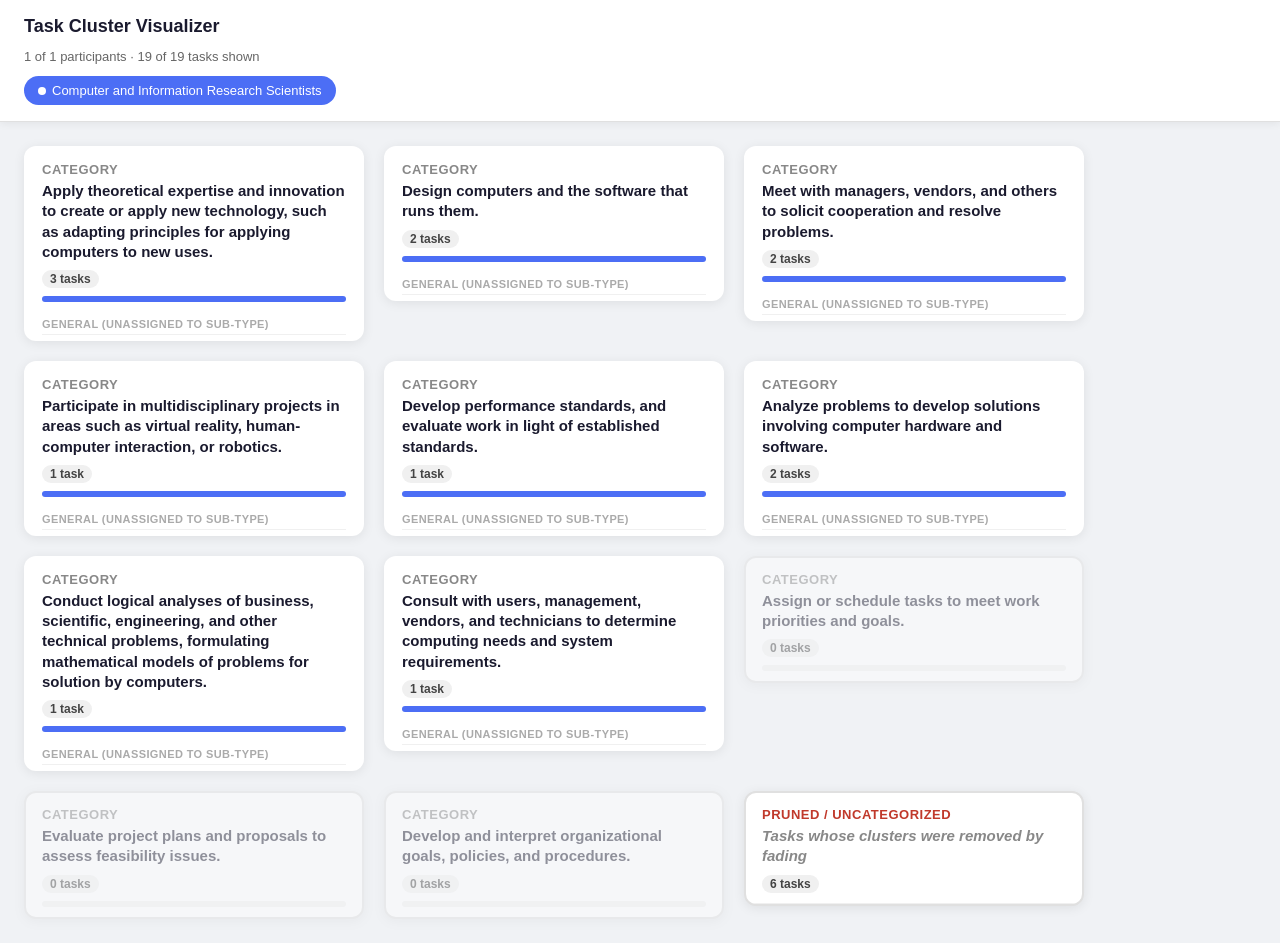
<file: analysis/task_clustering/output/onet_cirs_viz.html>
<!DOCTYPE html>
<html lang="en">
<head>
<meta charset="UTF-8">
<title>Task Cluster Visualizer</title>
<style>
  * { box-sizing: border-box; margin: 0; padding: 0; }
  body { font-family: -apple-system, BlinkMacSystemFont, "Segoe UI", sans-serif;
          background: #f0f2f5; color: #1a1a2e; min-height: 100vh; }

  /* ── Header ── */
  .header { background: #fff; border-bottom: 1px solid #e0e0e0;
             padding: 16px 24px; position: sticky; top: 0; z-index: 100;
             box-shadow: 0 2px 8px rgba(0,0,0,.06); }
  .header h1 { font-size: 18px; font-weight: 700; margin-bottom: 12px; }
  .stats { font-size: 13px; color: #666; margin-bottom: 12px; }

  /* ── Participant chips ── */
  .chips { display: flex; flex-wrap: wrap; gap: 8px; }
  .chip { display: inline-flex; align-items: center; gap: 6px; padding: 5px 12px;
           border-radius: 20px; font-size: 13px; font-weight: 500; cursor: pointer;
           border: 2px solid transparent; transition: all .15s; user-select: none; }
  .chip.active   { color: #fff; }
  .chip.inactive { background: #f5f5f5 !important; color: #999; border-color: #ddd; }
  .chip .dot { width: 8px; height: 8px; border-radius: 50%; background: currentColor; }

  /* ── Tree ── */
  .tree { padding: 24px; display: flex; flex-wrap: wrap; gap: 20px;
           align-items: flex-start; }

  /* ── Root card ── */
  .root-card { background: #fff; border-radius: 12px; width: 340px;
                box-shadow: 0 2px 12px rgba(0,0,0,.08);
                border: 2px solid transparent; transition: all .2s; overflow: hidden; }
  .root-card.new-cluster { border-color: #40C057; }
  .new-badge { display: inline-block; font-size: 10px; font-weight: 700; color: #fff;
                background: #40C057; border-radius: 4px; padding: 1px 5px;
                letter-spacing: .3px; margin-left: 6px; vertical-align: middle; }
  .root-card.empty { opacity: .45; border-color: #e0e0e0; }
  .root-card.newly-empty { animation: flash-red .4s ease; }
  .root-card.newly-filled { animation: flash-green .4s ease; }

  .root-header { padding: 14px 16px 10px; cursor: pointer; }
  .root-header:hover { background: #fafafa; }
  .root-label { font-size: 13px; font-weight: 600; text-transform: uppercase;
                  letter-spacing: .5px; color: #888; margin-bottom: 4px; }
  .root-leader { font-size: 15px; font-weight: 600; line-height: 1.35;
                  margin-bottom: 8px; color: #1a1a2e; }
  .root-meta { display: flex; align-items: center; gap: 10px; font-size: 12px; color: #888; }
  .count-badge { background: #f0f0f0; border-radius: 10px; padding: 2px 8px;
                  font-weight: 600; color: #444; transition: all .2s; }
  .count-badge.changed { background: #ffe8b0; color: #b07800; }

  /* participant bar */
  .pbar { height: 6px; border-radius: 3px; overflow: hidden;
           display: flex; margin-top: 8px; background: #f0f0f0; }
  .pbar-seg { height: 100%; transition: width .25s; }

  /* ── Direct items (items assigned to root, not a child) ── */
  .direct-section { padding: 0 16px 4px; }
  .direct-section .section-label { font-size: 11px; font-weight: 600; color: #aaa;
                                     text-transform: uppercase; letter-spacing: .4px;
                                     padding: 6px 0 4px; }

  /* ── Children ── */
  .children { padding: 8px 12px 12px; display: flex; flex-direction: column; gap: 8px; }
  .child-card { border-radius: 8px; border: 1.5px solid #eee;
                 overflow: hidden; transition: all .2s; }
  .child-card.empty { opacity: .4; }
  .child-header { padding: 10px 12px 6px; cursor: pointer; }
  .child-header:hover { background: #fafafa; }
  .child-leader { font-size: 13px; font-weight: 600; line-height: 1.3; margin-bottom: 4px; }
  .child-meta { font-size: 12px; color: #888; display: flex; align-items: center; gap: 8px; }

  /* ── Task items list ── */
  .items-list { border-top: 1px solid #f0f0f0; max-height: 0; overflow: hidden;
                 transition: max-height .25s ease; }
  .items-list.open { max-height: 600px; overflow-y: auto; }
  .task-item { padding: 8px 14px; border-bottom: 1px solid #f8f8f8;
                font-size: 12px; line-height: 1.45; display: flex; gap: 8px;
                align-items: flex-start; transition: opacity .2s; }
  .task-item.hidden { display: none; }
  .task-item .src-dot { width: 8px; height: 8px; border-radius: 50%;
                          flex-shrink: 0; margin-top: 4px; }
  .task-body { display: flex; flex-direction: column; gap: 2px; }
  .task-text { color: #333; }
  .task-src  { font-size: 11px; color: #aaa; }

  /* ── Empty state ── */
  .empty-msg { font-size: 12px; color: #bbb; padding: 8px 14px; font-style: italic; }

  @keyframes flash-red   { 0%,100%{border-color:transparent} 50%{border-color:#fa5252} }
  @keyframes flash-green { 0%,100%{border-color:transparent} 50%{border-color:#40c057} }
</style>
</head>
<body>

<div class="header">
  <h1>Task Cluster Visualizer</h1>
  <div class="stats" id="stats"></div>
  <div class="chips" id="chips"></div>
</div>
<div class="tree" id="tree"></div>

<script>
const COLORS = ["#4C6EF5", "#FA5252", "#40C057", "#FAB005", "#BE4BDB", "#15AABF", "#FD7E14", "#20C997", "#E64980", "#74C0FC"];
const DATA   = {
  "participants": [
    "Computer and Information Research Scientists"
  ],
  "items": [
    {
      "id": "a579b808-d5ff-4ea0-9bb5-196d8299198c",
      "text": "Review research literature to identify relevant prior work and techniques.",
      "source": "Computer and Information Research Scientists",
      "cluster_id": ""
    },
    {
      "id": "f6002d08-24c7-419c-a8e5-7193abdcdb31",
      "text": "Compare and select AI methods for identified research problems to choose approaches for experimentation.",
      "source": "Computer and Information Research Scientists",
      "cluster_id": "14629"
    },
    {
      "id": "d5b58853-1ec2-4603-9dae-0f4bc2d7e863",
      "text": "Consult domain experts to identify research problems that can be addressed with AI methods.",
      "source": "Computer and Information Research Scientists",
      "cluster_id": "14627"
    },
    {
      "id": "728c0778-7c2b-4acf-a166-379b4b3f1235",
      "text": "Design experiments and prototype model architectures to test research hypotheses and evaluate AI methods.",
      "source": "Computer and Information Research Scientists",
      "cluster_id": ""
    },
    {
      "id": "81d93785-4d37-4289-bbd5-9e88879c82da",
      "text": "Write code for model training, inference, and research prototypes to produce runnable experimental systems.",
      "source": "Computer and Information Research Scientists",
      "cluster_id": ""
    },
    {
      "id": "d253b7f1-f556-4227-9378-f0e995b0c4b8",
      "text": "Debug research code and distributed systems to resolve failures in experimental and production workflows.",
      "source": "Computer and Information Research Scientists",
      "cluster_id": "14623"
    },
    {
      "id": "aad836a4-042b-4d5e-8038-fcd46b85a7f5",
      "text": "Analyze model outputs and platform data to identify patterns, biases, and decision-relevant findings.",
      "source": "Computer and Information Research Scientists",
      "cluster_id": ""
    },
    {
      "id": "b36670da-d4c1-46ad-b48f-69e9650a3435",
      "text": "Annotate datasets to create ground-truth labels for model evaluation.",
      "source": "Computer and Information Research Scientists",
      "cluster_id": ""
    },
    {
      "id": "681a20b3-503b-47eb-9411-522d3a0d783e",
      "text": "Organize experimental results, model checkpoints, and configuration files to track ablation studies.",
      "source": "Computer and Information Research Scientists",
      "cluster_id": ""
    },
    {
      "id": "ecb7d206-056b-45cd-bafd-9b1a96e5eb81",
      "text": "Write research findings and experimental results in papers or documentation to record and communicate outcomes.",
      "source": "Computer and Information Research Scientists",
      "cluster_id": "14635"
    },
    {
      "id": "d0f9d8e0-5da7-4184-8b9d-9450e64a2d01",
      "text": "Write code for large-scale distributed systems to deliver scalable and reliable system functionality.",
      "source": "Computer and Information Research Scientists",
      "cluster_id": "14633"
    },
    {
      "id": "1b7a46a5-9d39-463f-8ad8-10855f279438",
      "text": "Break down ambiguous technical problems into structured components to define implementation and design steps.",
      "source": "Computer and Information Research Scientists",
      "cluster_id": "14623"
    },
    {
      "id": "224eaca1-b822-444d-809b-d051d030a94a",
      "text": "Prototype natural-language interfaces for experiment data to enable users to query results in plain language.",
      "source": "Computer and Information Research Scientists",
      "cluster_id": "14626"
    },
    {
      "id": "f0a2b4b1-442b-4006-9906-777a93af45f2",
      "text": "Develop large language models and training or inference methods to produce new AI capabilities.",
      "source": "Computer and Information Research Scientists",
      "cluster_id": "14626"
    },
    {
      "id": "034728df-e3f6-4f49-b00a-4beb9ba635ff",
      "text": "Design agentic workflows for AI systems to make them reusable across applications.",
      "source": "Computer and Information Research Scientists",
      "cluster_id": "14626"
    },
    {
      "id": "b2e9408b-0d8a-4359-9945-ec4520000fa3",
      "text": "Build conversational agents to deliver agent-based interactions.",
      "source": "Computer and Information Research Scientists",
      "cluster_id": "14633"
    },
    {
      "id": "a4b72fa2-2441-4789-ba22-7802267c5106",
      "text": "Review pull requests to identify where AI assistance can be added to the development workflow.",
      "source": "Computer and Information Research Scientists",
      "cluster_id": "14632"
    },
    {
      "id": "59cea311-559b-4567-9067-1d578af62032",
      "text": "Coordinate peer review platform workflows to keep review operations running smoothly.",
      "source": "Computer and Information Research Scientists",
      "cluster_id": "14628"
    },
    {
      "id": "a631256b-7a3e-4713-b899-b94fa998743c",
      "text": "Resolve user issues on the peer review platform to restore platform functionality.",
      "source": "Computer and Information Research Scientists",
      "cluster_id": "14628"
    }
  ],
  "clusters": [
    {
      "id": "14623",
      "leader": "Analyze problems to develop solutions involving computer hardware and software.",
      "level": 0,
      "parent_id": null,
      "children": [],
      "anchored": true,
      "weight": 1.1
    },
    {
      "id": "14626",
      "leader": "Apply theoretical expertise and innovation to create or apply new technology, such as adapting principles for applying computers to new uses.",
      "level": 0,
      "parent_id": null,
      "children": [],
      "anchored": true,
      "weight": 2.88
    },
    {
      "id": "14624",
      "leader": "Assign or schedule tasks to meet work priorities and goals.",
      "level": 0,
      "parent_id": null,
      "children": [],
      "anchored": true,
      "weight": 0.27
    },
    {
      "id": "14628",
      "leader": "Meet with managers, vendors, and others to solicit cooperation and resolve problems.",
      "level": 0,
      "parent_id": null,
      "children": [],
      "anchored": true,
      "weight": 2.2
    },
    {
      "id": "14633",
      "leader": "Design computers and the software that runs them.",
      "level": 0,
      "parent_id": null,
      "children": [],
      "anchored": true,
      "weight": 2.27
    },
    {
      "id": "14629",
      "leader": "Conduct logical analyses of business, scientific, engineering, and other technical problems, formulating mathematical models of problems for solution by computers.",
      "level": 0,
      "parent_id": null,
      "children": [],
      "anchored": true,
      "weight": 0.54
    },
    {
      "id": "14625",
      "leader": "Evaluate project plans and proposals to assess feasibility issues.",
      "level": 0,
      "parent_id": null,
      "children": [],
      "anchored": true,
      "weight": 0.27
    },
    {
      "id": "14635",
      "leader": "Participate in multidisciplinary projects in areas such as virtual reality, human-computer interaction, or robotics.",
      "level": 0,
      "parent_id": null,
      "children": [],
      "anchored": true,
      "weight": 1.27
    },
    {
      "id": "14627",
      "leader": "Consult with users, management, vendors, and technicians to determine computing needs and system requirements.",
      "level": 0,
      "parent_id": null,
      "children": [],
      "anchored": true,
      "weight": 0.54
    },
    {
      "id": "14630",
      "leader": "Develop and interpret organizational goals, policies, and procedures.",
      "level": 0,
      "parent_id": null,
      "children": [],
      "anchored": true,
      "weight": 0.27
    },
    {
      "id": "14632",
      "leader": "Develop performance standards, and evaluate work in light of established standards.",
      "level": 0,
      "parent_id": null,
      "children": [],
      "anchored": true,
      "weight": 1.27
    }
  ],
  "root_ids": [
    "14626",
    "14633",
    "14628",
    "14635",
    "14632",
    "14623",
    "14629",
    "14627",
    "14624",
    "14625",
    "14630"
  ],
  "orphaned": [
    {
      "id": "a579b808-d5ff-4ea0-9bb5-196d8299198c",
      "text": "Review research literature to identify relevant prior work and techniques.",
      "source": "Computer and Information Research Scientists",
      "cluster_id": ""
    },
    {
      "id": "728c0778-7c2b-4acf-a166-379b4b3f1235",
      "text": "Design experiments and prototype model architectures to test research hypotheses and evaluate AI methods.",
      "source": "Computer and Information Research Scientists",
      "cluster_id": ""
    },
    {
      "id": "81d93785-4d37-4289-bbd5-9e88879c82da",
      "text": "Write code for model training, inference, and research prototypes to produce runnable experimental systems.",
      "source": "Computer and Information Research Scientists",
      "cluster_id": ""
    },
    {
      "id": "aad836a4-042b-4d5e-8038-fcd46b85a7f5",
      "text": "Analyze model outputs and platform data to identify patterns, biases, and decision-relevant findings.",
      "source": "Computer and Information Research Scientists",
      "cluster_id": ""
    },
    {
      "id": "b36670da-d4c1-46ad-b48f-69e9650a3435",
      "text": "Annotate datasets to create ground-truth labels for model evaluation.",
      "source": "Computer and Information Research Scientists",
      "cluster_id": ""
    },
    {
      "id": "681a20b3-503b-47eb-9411-522d3a0d783e",
      "text": "Organize experimental results, model checkpoints, and configuration files to track ablation studies.",
      "source": "Computer and Information Research Scientists",
      "cluster_id": ""
    }
  ]
};

/* ── Build lookup tables ── */
const clusterMap = {};
DATA.clusters.forEach(c => clusterMap[c.id] = c);

const itemsByCluster = {};
DATA.items.forEach(item => {
  if (!itemsByCluster[item.cluster_id]) itemsByCluster[item.cluster_id] = [];
  itemsByCluster[item.cluster_id].push(item);
});

const orphaned = DATA.orphaned || [];

const participantColor = {};
DATA.participants.forEach((p, i) => participantColor[p] = COLORS[i % COLORS.length]);

/* ── State ── */
const active = new Set(DATA.participants);

/* ── Render chips ── */
function renderChips() {
  const el = document.getElementById('chips');
  el.innerHTML = '';
  DATA.participants.forEach(p => {
    const chip = document.createElement('label');
    chip.className = 'chip ' + (active.has(p) ? 'active' : 'inactive');
    chip.style.background = active.has(p) ? participantColor[p] : '';
    chip.innerHTML = `<span class="dot" style="background:${active.has(p)?'#fff':participantColor[p]}"></span>${p}`;
    chip.onclick = () => toggleParticipant(p);
    el.appendChild(chip);
  });
}

/* ── Toggle participant ── */
function toggleParticipant(p) {
  const wasBefore = snapshotCounts();
  if (active.has(p)) active.delete(p); else active.add(p);
  renderChips();
  updateTree(wasBefore);
  updateStats();
}

function snapshotCounts() {
  const snap = {};
  DATA.clusters.forEach(c => {
    snap[c.id] = countActive(c.id);
  });
  return snap;
}

function countActive(clusterId) {
  return (itemsByCluster[clusterId] || []).filter(i => active.has(i.source)).length;
}

/* ── Build tree DOM ── */
function buildTree() {
  const tree = document.getElementById('tree');
  tree.innerHTML = '';
  const hasTaxonomy = DATA.clusters.some(c => c.anchored);
  DATA.root_ids.forEach(rid => {
    tree.appendChild(buildRoot(rid, hasTaxonomy));
  });
  if (orphaned.length > 0) {
    tree.appendChild(buildOrphanedCard());
  }
}

function buildOrphanedCard() {
  const card = document.createElement('div');
  card.className = 'root-card';
  card.id = 'card-orphaned';
  card.style.borderColor = '#e0e0e0';

  const header = document.createElement('div');
  header.className = 'root-header';
  header.innerHTML = `
    <div class="root-label" style="color:#c0392b">Pruned / Uncategorized</div>
    <div class="root-leader" style="color:#888;font-style:italic">Tasks whose clusters were removed by fading</div>
    <div class="root-meta">
      <span class="count-badge" id="badge-orphaned">${orphaned.length} tasks</span>
    </div>
  `;
  const list = document.createElement('div');
  list.className = 'items-list';
  orphaned.forEach(item => list.appendChild(buildTaskItem(item)));
  header.onclick = () => list.classList.toggle('open');
  card.appendChild(header);
  card.appendChild(list);
  return card;
}

function buildRoot(rootId, hasTaxonomy) {
  const c = clusterMap[rootId];
  const children = (c.children || []).filter(cid => clusterMap[cid]);
  const isNew = hasTaxonomy && !c.anchored;

  const card = document.createElement('div');
  card.className = 'root-card' + (isNew ? ' new-cluster' : '');
  card.id = `card-${rootId}`;

  /* header */
  const header = document.createElement('div');
  header.className = 'root-header';
  const newBadge = isNew ? '<span class="new-badge">NEW</span>' : '';
  header.innerHTML = `
    <div class="root-label">Category${newBadge}</div>
    <div class="root-leader">${c.leader}</div>
    <div class="root-meta">
      <span class="count-badge" id="badge-${rootId}">0 tasks</span>
      <span id="pmeta-${rootId}"></span>
    </div>
    <div class="pbar" id="pbar-${rootId}"></div>
  `;
  header.onclick = () => {
    const dl = card.querySelector('.direct-items-list');
    if (dl) dl.classList.toggle('open');
  };
  card.appendChild(header);

  /* direct items (assigned to root, not a child) */
  const directItems = (itemsByCluster[rootId] || []);
  if (directItems.length > 0) {
    const section = document.createElement('div');
    section.className = 'direct-section';
    section.innerHTML = `<div class="section-label">General (unassigned to sub-type)</div>`;
    const list = document.createElement('div');
    list.className = 'items-list direct-items-list';
    directItems.forEach(item => {
      list.appendChild(buildTaskItem(item));
    });
    section.appendChild(list);
    card.appendChild(section);
  }

  /* children */
  if (children.length > 0) {
    const childContainer = document.createElement('div');
    childContainer.className = 'children';
    children.forEach(cid => childContainer.appendChild(buildChild(cid)));
    card.appendChild(childContainer);
  }

  return card;
}

function buildChild(childId) {
  const c = clusterMap[childId];
  const card = document.createElement('div');
  card.className = 'child-card';
  card.id = `card-${childId}`;

  const header = document.createElement('div');
  header.className = 'child-header';
  header.innerHTML = `
    <div class="child-leader">${c.leader}</div>
    <div class="child-meta">
      <span class="count-badge" id="badge-${childId}">0 tasks</span>
      <div class="pbar" id="pbar-${childId}" style="width:100%;height:5px;border-radius:3px;overflow:hidden;display:flex;background:#f0f0f0;"></div>
    </div>
  `;
  const list = document.createElement('div');
  list.className = 'items-list';
  (itemsByCluster[childId] || []).forEach(item => list.appendChild(buildTaskItem(item)));
  if (!itemsByCluster[childId]?.length) {
    list.innerHTML = '<div class="empty-msg">No tasks assigned</div>';
  }

  header.onclick = () => list.classList.toggle('open');
  card.appendChild(header);
  card.appendChild(list);
  return card;
}

function buildTaskItem(item) {
  const el = document.createElement('div');
  el.className = 'task-item';
  el.id = `item-${item.id}`;
  el.innerHTML = `
    <span class="src-dot" style="background:${participantColor[item.source] || '#ccc'}"></span>
    <span class="task-body">
      <span class="task-text">${item.text}</span>
      <span class="task-src">${item.source}</span>
    </span>
  `;
  return el;
}

/* ── Update tree after toggle ── */
function updateTree(prevCounts) {
  DATA.items.forEach(item => {
    const el = document.getElementById(`item-${item.id}`);
    if (!el) return;
    el.classList.toggle('hidden', !active.has(item.source));
  });

  DATA.clusters.forEach(c => {
    const count = countActive(c.id);
    const prev  = prevCounts ? (prevCounts[c.id] || 0) : -1;

    /* badge */
    const badge = document.getElementById(`badge-${c.id}`);
    if (badge) {
      badge.textContent = count === 1 ? '1 task' : `${count} tasks`;
      badge.classList.toggle('changed', prev !== -1 && count !== prev);
    }

    /* participant bar */
    updatePbar(c.id);

    /* card fade */
    const card = document.getElementById(`card-${c.id}`);
    if (!card) return;
    const wasEmpty = prev === 0;
    const nowEmpty = count === 0;
    card.classList.toggle('empty', nowEmpty);
    if (!wasEmpty && nowEmpty && prev !== -1) card.classList.add('newly-empty');
    if (wasEmpty  && !nowEmpty && prev !== -1) card.classList.add('newly-filled');
    setTimeout(() => card.classList.remove('newly-empty','newly-filled'), 500);
  });
}

function updatePbar(clusterId) {
  const pbar = document.getElementById(`pbar-${clusterId}`);
  if (!pbar) return;
  const items = itemsByCluster[clusterId] || [];
  const total = items.filter(i => active.has(i.source)).length;
  if (total === 0) { pbar.innerHTML = ''; return; }

  const counts = {};
  items.forEach(i => { if (active.has(i.source)) counts[i.source] = (counts[i.source]||0)+1; });
  pbar.innerHTML = Object.entries(counts).map(([src, n]) =>
    `<div class="pbar-seg" style="width:${(n/total*100).toFixed(1)}%;background:${participantColor[src]||'#ccc'}"></div>`
  ).join('');
}

function updateStats() {
  const totalActive = DATA.items.filter(i => active.has(i.source)).length;
  const activePeople = active.size;
  document.getElementById('stats').textContent =
    `${activePeople} of ${DATA.participants.length} participants · ${totalActive} of ${DATA.items.length} tasks shown`;
}

/* ── Init ── */
renderChips();
buildTree();
updateTree(null);
updateStats();
</script>
</body>
</html>
</file>
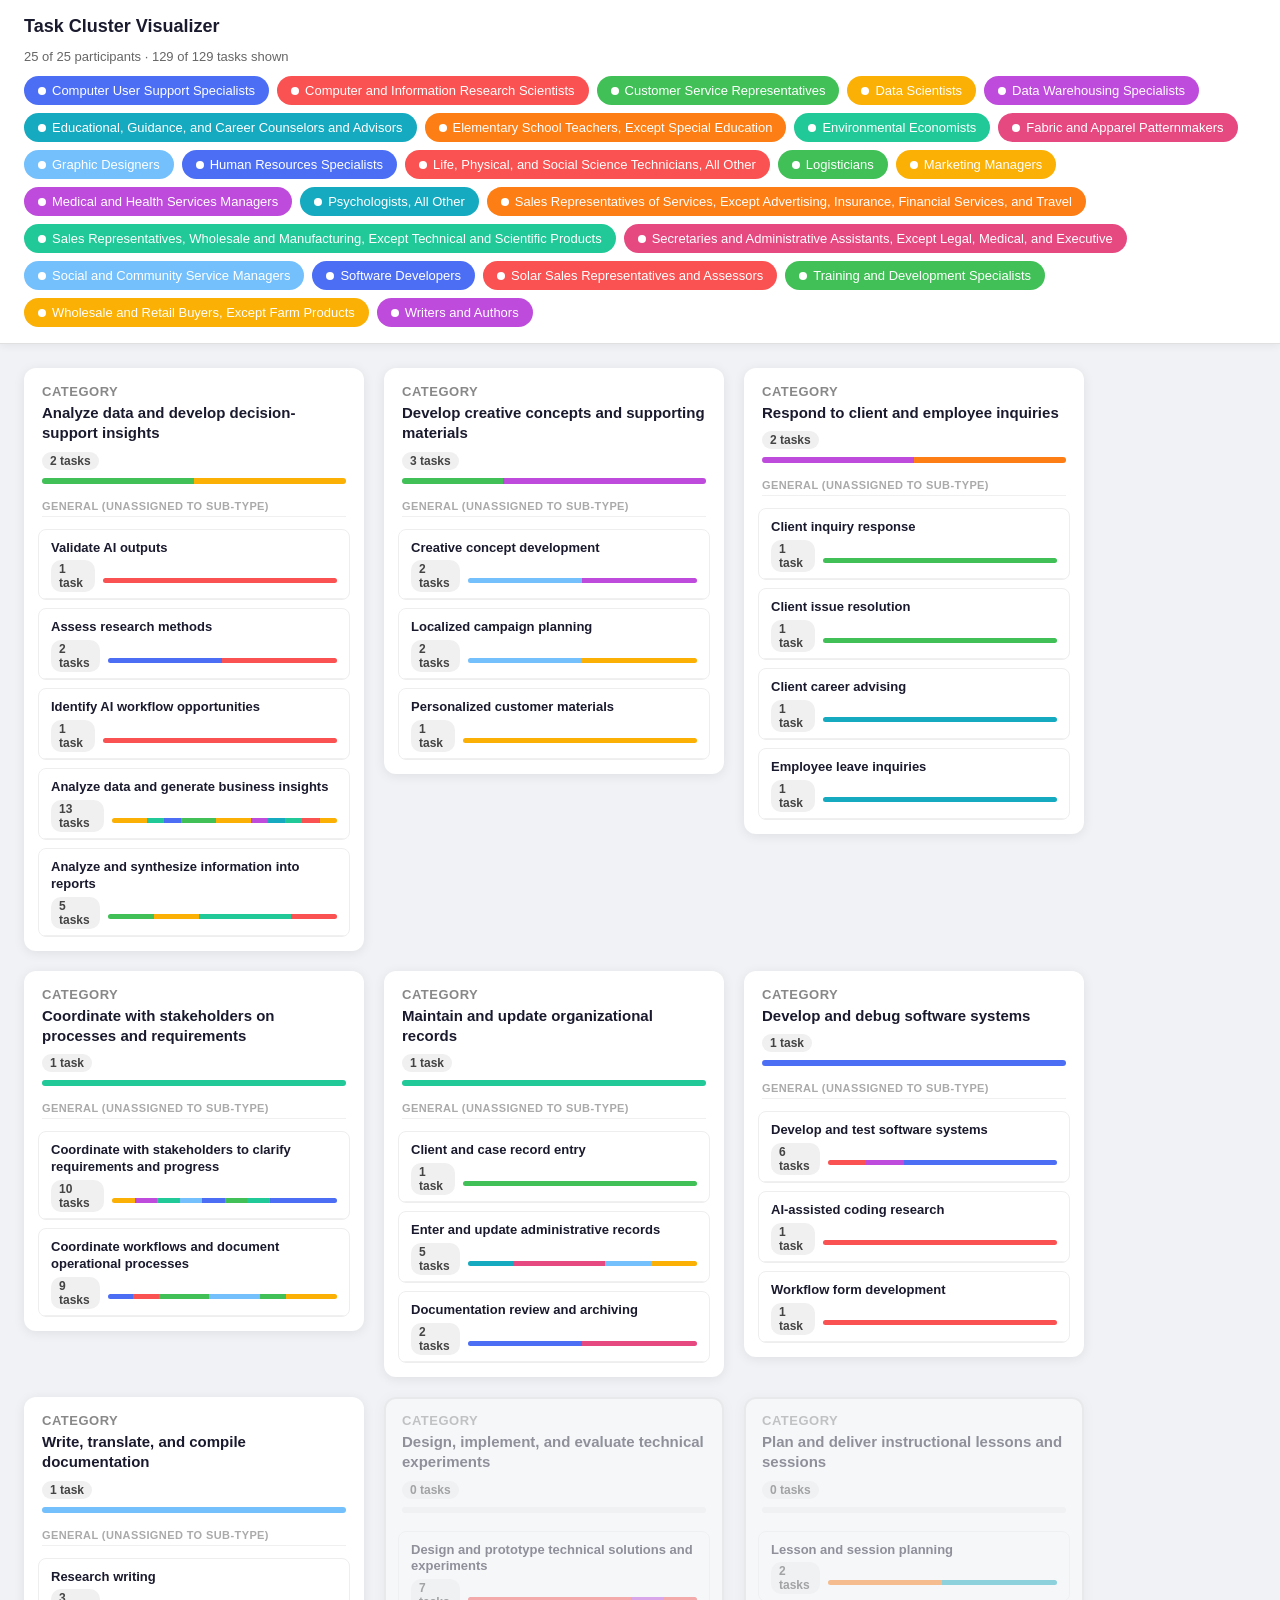
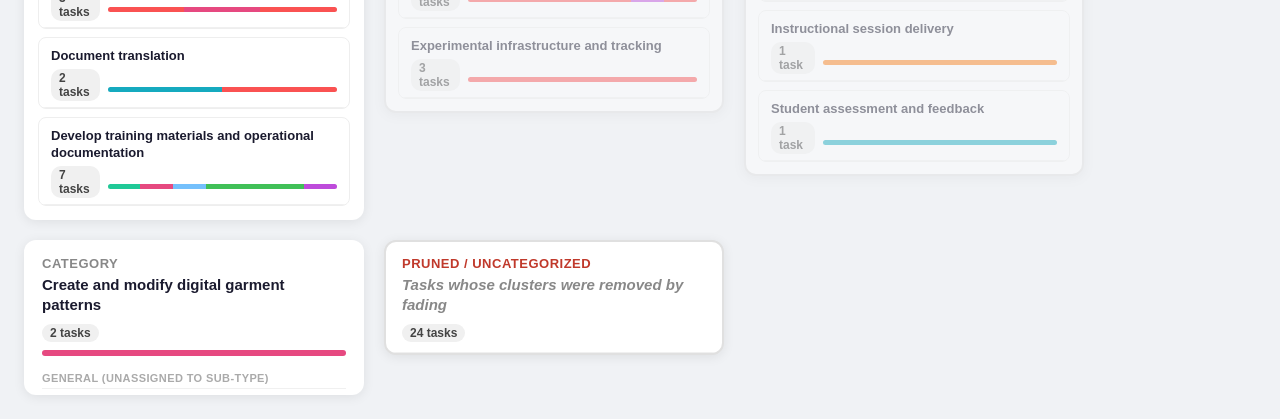
<file: analysis/task_clustering/output/viz.html>
<!DOCTYPE html>
<html lang="en">
<head>
<meta charset="UTF-8">
<title>Task Cluster Visualizer</title>
<style>
  * { box-sizing: border-box; margin: 0; padding: 0; }
  body { font-family: -apple-system, BlinkMacSystemFont, "Segoe UI", sans-serif;
          background: #f0f2f5; color: #1a1a2e; min-height: 100vh; }

  /* ── Header ── */
  .header { background: #fff; border-bottom: 1px solid #e0e0e0;
             padding: 16px 24px; position: sticky; top: 0; z-index: 100;
             box-shadow: 0 2px 8px rgba(0,0,0,.06); }
  .header h1 { font-size: 18px; font-weight: 700; margin-bottom: 12px; }
  .stats { font-size: 13px; color: #666; margin-bottom: 12px; }

  /* ── Participant chips ── */
  .chips { display: flex; flex-wrap: wrap; gap: 8px; }
  .chip { display: inline-flex; align-items: center; gap: 6px; padding: 5px 12px;
           border-radius: 20px; font-size: 13px; font-weight: 500; cursor: pointer;
           border: 2px solid transparent; transition: all .15s; user-select: none; }
  .chip.active   { color: #fff; }
  .chip.inactive { background: #f5f5f5 !important; color: #999; border-color: #ddd; }
  .chip .dot { width: 8px; height: 8px; border-radius: 50%; background: currentColor; }

  /* ── Tree ── */
  .tree { padding: 24px; display: flex; flex-wrap: wrap; gap: 20px;
           align-items: flex-start; }

  /* ── Root card ── */
  .root-card { background: #fff; border-radius: 12px; width: 340px;
                box-shadow: 0 2px 12px rgba(0,0,0,.08);
                border: 2px solid transparent; transition: all .2s; overflow: hidden; }
  .root-card.new-cluster { border-color: #40C057; }
  .new-badge { display: inline-block; font-size: 10px; font-weight: 700; color: #fff;
                background: #40C057; border-radius: 4px; padding: 1px 5px;
                letter-spacing: .3px; margin-left: 6px; vertical-align: middle; }
  .root-card.empty { opacity: .45; border-color: #e0e0e0; }
  .root-card.newly-empty { animation: flash-red .4s ease; }
  .root-card.newly-filled { animation: flash-green .4s ease; }

  .root-header { padding: 14px 16px 10px; cursor: pointer; }
  .root-header:hover { background: #fafafa; }
  .root-label { font-size: 13px; font-weight: 600; text-transform: uppercase;
                  letter-spacing: .5px; color: #888; margin-bottom: 4px; }
  .root-leader { font-size: 15px; font-weight: 600; line-height: 1.35;
                  margin-bottom: 8px; color: #1a1a2e; }
  .root-meta { display: flex; align-items: center; gap: 10px; font-size: 12px; color: #888; }
  .count-badge { background: #f0f0f0; border-radius: 10px; padding: 2px 8px;
                  font-weight: 600; color: #444; transition: all .2s; }
  .count-badge.changed { background: #ffe8b0; color: #b07800; }

  /* participant bar */
  .pbar { height: 6px; border-radius: 3px; overflow: hidden;
           display: flex; margin-top: 8px; background: #f0f0f0; }
  .pbar-seg { height: 100%; transition: width .25s; }

  /* ── Direct items (items assigned to root, not a child) ── */
  .direct-section { padding: 0 16px 4px; }
  .direct-section .section-label { font-size: 11px; font-weight: 600; color: #aaa;
                                     text-transform: uppercase; letter-spacing: .4px;
                                     padding: 6px 0 4px; }

  /* ── Children ── */
  .children { padding: 8px 12px 12px; display: flex; flex-direction: column; gap: 8px; }
  .child-card { border-radius: 8px; border: 1.5px solid #eee;
                 overflow: hidden; transition: all .2s; }
  .child-card.empty { opacity: .4; }
  .child-header { padding: 10px 12px 6px; cursor: pointer; }
  .child-header:hover { background: #fafafa; }
  .child-leader { font-size: 13px; font-weight: 600; line-height: 1.3; margin-bottom: 4px; }
  .child-meta { font-size: 12px; color: #888; display: flex; align-items: center; gap: 8px; }

  /* ── Task items list ── */
  .items-list { border-top: 1px solid #f0f0f0; max-height: 0; overflow: hidden;
                 transition: max-height .25s ease; }
  .items-list.open { max-height: 600px; overflow-y: auto; }
  .task-item { padding: 8px 14px; border-bottom: 1px solid #f8f8f8;
                font-size: 12px; line-height: 1.45; display: flex; gap: 8px;
                align-items: flex-start; transition: opacity .2s; }
  .task-item.hidden { display: none; }
  .task-item .src-dot { width: 8px; height: 8px; border-radius: 50%;
                          flex-shrink: 0; margin-top: 4px; }
  .task-body { display: flex; flex-direction: column; gap: 2px; }
  .task-text { color: #333; }
  .task-src  { font-size: 11px; color: #aaa; }

  /* ── Empty state ── */
  .empty-msg { font-size: 12px; color: #bbb; padding: 8px 14px; font-style: italic; }

  @keyframes flash-red   { 0%,100%{border-color:transparent} 50%{border-color:#fa5252} }
  @keyframes flash-green { 0%,100%{border-color:transparent} 50%{border-color:#40c057} }
</style>
</head>
<body>

<div class="header">
  <h1>Task Cluster Visualizer</h1>
  <div class="stats" id="stats"></div>
  <div class="chips" id="chips"></div>
</div>
<div class="tree" id="tree"></div>

<script>
const COLORS = ["#4C6EF5", "#FA5252", "#40C057", "#FAB005", "#BE4BDB", "#15AABF", "#FD7E14", "#20C997", "#E64980", "#74C0FC"];
const DATA   = {
  "participants": [
    "Computer User Support Specialists",
    "Computer and Information Research Scientists",
    "Customer Service Representatives",
    "Data Scientists",
    "Data Warehousing Specialists",
    "Educational, Guidance, and Career Counselors and Advisors",
    "Elementary School Teachers, Except Special Education",
    "Environmental Economists",
    "Fabric and Apparel Patternmakers",
    "Graphic Designers",
    "Human Resources Specialists",
    "Life, Physical, and Social Science Technicians, All Other",
    "Logisticians",
    "Marketing Managers",
    "Medical and Health Services Managers",
    "Psychologists, All Other",
    "Sales Representatives of Services, Except Advertising, Insurance, Financial Services, and Travel",
    "Sales Representatives, Wholesale and Manufacturing, Except Technical and Scientific Products",
    "Secretaries and Administrative Assistants, Except Legal, Medical, and Executive",
    "Social and Community Service Managers",
    "Software Developers",
    "Solar Sales Representatives and Assessors",
    "Training and Development Specialists",
    "Wholesale and Retail Buyers, Except Farm Products",
    "Writers and Authors"
  ],
  "items": [
    {
      "id": "6155ede6-7eb8-4bf8-ad8c-c36d99c91773",
      "text": "Look up Excel formulas to process data in Excel when the required formula is unknown.",
      "source": "Computer User Support Specialists",
      "cluster_id": ""
    },
    {
      "id": "e18fbdb8-d794-4a52-8881-fc1c9d100036",
      "text": "Provide business process context to AI tools to obtain support tailored to the subsidiary's business process.",
      "source": "Computer User Support Specialists",
      "cluster_id": ""
    },
    {
      "id": "c3ec0d08-fa39-4bd5-b983-bb824e474211",
      "text": "Verify AI-generated answers by cross-checking, researching, and questioning the AI's reasoning, including providing screenshots when needed, to confirm the accuracy and logical validity of the output.",
      "source": "Computer User Support Specialists",
      "cluster_id": "86ecbc9d-7eec-4a3b-851d-c0bb4af43757"
    },
    {
      "id": "340b435d-3c4b-41a5-ba43-a74bd004b051",
      "text": "Discuss work results and work processes with the team or management to obtain collaborative review and alignment.",
      "source": "Computer User Support Specialists",
      "cluster_id": "b054a07b-9762-4f4f-a316-35f336f253f9"
    },
    {
      "id": "de038a7d-af4c-4b1a-bc75-b6bcd98623bf",
      "text": "Review research literature to identify relevant prior work and techniques.",
      "source": "Computer and Information Research Scientists",
      "cluster_id": "86ecbc9d-7eec-4a3b-851d-c0bb4af43757"
    },
    {
      "id": "8aafaa7e-ccd6-4972-9c56-865efe630fa1",
      "text": "Compare and select AI methods for identified research problems to choose approaches for experimentation.",
      "source": "Computer and Information Research Scientists",
      "cluster_id": "e495bba9-eba1-4e24-b7f0-0524389a1ff4"
    },
    {
      "id": "8e8cc224-fccc-49ac-9d09-925222d04aed",
      "text": "Consult domain experts to identify research problems that can be addressed with AI methods.",
      "source": "Computer and Information Research Scientists",
      "cluster_id": ""
    },
    {
      "id": "3ac63eb8-3fa2-4447-b73e-a972123e3520",
      "text": "Design experiments and prototype model architectures to test research hypotheses and evaluate AI methods.",
      "source": "Computer and Information Research Scientists",
      "cluster_id": "69e27968-e4a9-488f-80ec-fdfefe4f9732"
    },
    {
      "id": "d6a602b5-2e92-414f-b9dc-e75bd4d47b55",
      "text": "Write code for model training, inference, and research prototypes to produce runnable experimental systems.",
      "source": "Computer and Information Research Scientists",
      "cluster_id": "d0dbfd33-1306-44b9-ab2a-67aace0cf8b5"
    },
    {
      "id": "f81f2fe1-6ce3-4daa-8e30-e762e96704b5",
      "text": "Debug research code and distributed systems to resolve failures in experimental and production workflows.",
      "source": "Computer and Information Research Scientists",
      "cluster_id": "d0dbfd33-1306-44b9-ab2a-67aace0cf8b5"
    },
    {
      "id": "552e8ee4-1f4a-47a2-868e-be8b8fcab01a",
      "text": "Analyze model outputs and platform data to identify patterns, biases, and decision-relevant findings.",
      "source": "Computer and Information Research Scientists",
      "cluster_id": "fc840198-ddc7-4fc8-81d2-408439d63602"
    },
    {
      "id": "5768390f-847a-455e-bba0-bc0ccaf8a186",
      "text": "Annotate datasets to create ground-truth labels for model evaluation.",
      "source": "Computer and Information Research Scientists",
      "cluster_id": ""
    },
    {
      "id": "fabd4e8b-1106-420c-87ae-7023047c2abd",
      "text": "Organize experimental results, model checkpoints, and configuration files to track ablation studies.",
      "source": "Computer and Information Research Scientists",
      "cluster_id": ""
    },
    {
      "id": "bdaf0beb-18fb-4197-b26a-e97e5d1e87de",
      "text": "Write research findings and experimental results in papers or documentation to record and communicate outcomes.",
      "source": "Computer and Information Research Scientists",
      "cluster_id": "2a50db9c-a2ae-4431-b811-9f8c013e6dc3"
    },
    {
      "id": "25bb2b49-6343-4b3b-ba24-d2c1bd05b03d",
      "text": "Write code for large-scale distributed systems to deliver scalable and reliable system functionality.",
      "source": "Computer and Information Research Scientists",
      "cluster_id": "ad3aedee-3e10-441a-9c49-d5dda0ec7b7d"
    },
    {
      "id": "9103cff4-5bc1-4bff-ba91-ec289ed9beca",
      "text": "Break down ambiguous technical problems into structured components to define implementation and design steps.",
      "source": "Computer and Information Research Scientists",
      "cluster_id": "69e27968-e4a9-488f-80ec-fdfefe4f9732"
    },
    {
      "id": "78d32060-24d2-4527-b8a5-c11768319206",
      "text": "Prototype natural-language interfaces for experiment data to enable users to query results in plain language.",
      "source": "Computer and Information Research Scientists",
      "cluster_id": "d0dbfd33-1306-44b9-ab2a-67aace0cf8b5"
    },
    {
      "id": "733f9ebf-c2bd-46dd-8d21-3b953b2f0d38",
      "text": "Develop large language models and training or inference methods to produce new AI capabilities.",
      "source": "Computer and Information Research Scientists",
      "cluster_id": "69e27968-e4a9-488f-80ec-fdfefe4f9732"
    },
    {
      "id": "3722dd89-c326-4ade-bfc1-340e59b1a6a0",
      "text": "Design agentic workflows for AI systems to make them reusable across applications.",
      "source": "Computer and Information Research Scientists",
      "cluster_id": "69e27968-e4a9-488f-80ec-fdfefe4f9732"
    },
    {
      "id": "3b97d073-62c6-4b1a-84eb-969f0e63a3a1",
      "text": "Build conversational agents to deliver agent-based interactions.",
      "source": "Computer and Information Research Scientists",
      "cluster_id": "69e27968-e4a9-488f-80ec-fdfefe4f9732"
    },
    {
      "id": "c2b03491-6628-4999-896c-4e748d75cb17",
      "text": "Review pull requests to identify where AI assistance can be added to the development workflow.",
      "source": "Computer and Information Research Scientists",
      "cluster_id": ""
    },
    {
      "id": "12545e3c-6564-4a71-a2a4-e7786108dc7f",
      "text": "Coordinate peer review platform workflows to keep review operations running smoothly.",
      "source": "Computer and Information Research Scientists",
      "cluster_id": "b054a07b-9762-4f4f-a316-35f336f253f9"
    },
    {
      "id": "608f49fc-34ee-43a6-b075-c62887d0e50c",
      "text": "Resolve user issues on the peer review platform to restore platform functionality.",
      "source": "Computer and Information Research Scientists",
      "cluster_id": ""
    },
    {
      "id": "e28c253d-ddfe-47c1-bfd7-c64b47ca13f6",
      "text": "Enter and retrieve client and case records in the database system to maintain up-to-date information.",
      "source": "Customer Service Representatives",
      "cluster_id": "74a34e54-04fe-4f1a-b35d-946f767431c8"
    },
    {
      "id": "c26cca93-88d4-402b-a431-99f077ac826d",
      "text": "Respond to client emails and phone calls to address client needs and inquiries.",
      "source": "Customer Service Representatives",
      "cluster_id": "b32f76ba-954d-4001-9c10-a8a34f05fd12"
    },
    {
      "id": "fb1c984d-7a1b-43c4-a0c6-a61acc14ccbf",
      "text": "Resolve client issues to address their concerns.",
      "source": "Customer Service Representatives",
      "cluster_id": "2989e71e-0407-4415-9882-f7021f5b0685"
    },
    {
      "id": "e98fb88c-7b5d-4c25-a82e-dd61a6574ed1",
      "text": "Summarize transcripts to streamline information processing.",
      "source": "Customer Service Representatives",
      "cluster_id": "5bd369c8-98f3-4c20-bea9-42943d03ba9a"
    },
    {
      "id": "bada0c59-6cfb-4be6-b15d-c0281fcbf2c3",
      "text": "Query existing data tables and columns to retrieve data for revenue opportunity estimates and operational analyses.",
      "source": "Data Scientists",
      "cluster_id": "b4276167-2ea0-450c-bc6f-1742516406ec"
    },
    {
      "id": "aeea05a4-dfc9-445f-83e2-bc2f243acb55",
      "text": "Analyze data from multiple sources and model decision scenarios to inform strategic product and operational decisions.",
      "source": "Data Scientists",
      "cluster_id": "5bd369c8-98f3-4c20-bea9-42943d03ba9a"
    },
    {
      "id": "6ba6aded-a1a5-4df4-b324-f4a5d7057571",
      "text": "Build dashboards and adapt visualization methods to data sets to present timely information for decision-making.",
      "source": "Data Scientists",
      "cluster_id": "b4276167-2ea0-450c-bc6f-1742516406ec"
    },
    {
      "id": "0bba9274-ee83-4092-82bc-cd97a0b0958d",
      "text": "Optimize launch metrics for AI products to evaluate launch decisions and planning options.",
      "source": "Data Scientists",
      "cluster_id": ""
    },
    {
      "id": "65754a8d-4eda-4ee8-9023-11ae7730f6c9",
      "text": "Review teammate documentation to understand workflows and processes.",
      "source": "Data Scientists",
      "cluster_id": "af4d8dac-ef71-4cc8-9a8f-33d0b26ed521"
    },
    {
      "id": "f2764c9e-ca77-4b7b-a1d9-a8b6b5a9619d",
      "text": "Develop data pipelines to implement requirements defined by business users and project managers.",
      "source": "Data Warehousing Specialists",
      "cluster_id": ""
    },
    {
      "id": "752e3c9d-3fa3-4805-bd2c-a944593d69d9",
      "text": "Meet business users and project managers to define timelines, requirements, and development strategies for data pipelines.",
      "source": "Data Warehousing Specialists",
      "cluster_id": "af4d8dac-ef71-4cc8-9a8f-33d0b26ed521"
    },
    {
      "id": "ee29800b-2a5d-4735-b7d4-a58952f07c4f",
      "text": "Troubleshoot data pipeline errors to resolve development issues and generate solution ideas.",
      "source": "Data Warehousing Specialists",
      "cluster_id": "69e27968-e4a9-488f-80ec-fdfefe4f9732"
    },
    {
      "id": "6c6b17d9-fcd3-460c-915c-a0f870bc0874",
      "text": "Learn new data engineering tools and technologies to stay current with field practices.",
      "source": "Data Warehousing Specialists",
      "cluster_id": ""
    },
    {
      "id": "3cb1a84d-2b2e-4496-b4e7-aaa04a819314",
      "text": "Enter client registration information and case notes in the portal to maintain accurate program records for funding and tracking.",
      "source": "Educational, Guidance, and Career Counselors and Advisors",
      "cluster_id": "4e670a7f-7a54-43b9-8423-81fa8b7d6599"
    },
    {
      "id": "a5f1800f-ce3e-44f4-93f6-e4b983399dc5",
      "text": "Schedule client appointments and meetings, including sending Zoom links or arranging in-person sessions, to confirm coaching and support sessions.",
      "source": "Educational, Guidance, and Career Counselors and Advisors",
      "cluster_id": ""
    },
    {
      "id": "3b34ca12-bac0-4fb9-b8b7-843d9536db7e",
      "text": "Respond to client emails and meeting requests to address urgent client needs in a timely manner.",
      "source": "Educational, Guidance, and Career Counselors and Advisors",
      "cluster_id": "8dce6b09-4c25-41c7-bcfc-f7f18bbee91f"
    },
    {
      "id": "2286fb3e-7178-4334-b53e-d7a4bcc0cdd2",
      "text": "Meet with clients to provide career advice and review resumes and cover letters to identify suitable employment options.",
      "source": "Educational, Guidance, and Career Counselors and Advisors",
      "cluster_id": "eba1e334-dd71-484d-b9af-9bccae9a17b5"
    },
    {
      "id": "346dcbf1-ae5d-41c2-b2ed-2f0127a71b7c",
      "text": "Deliver process documentation, templates, and on-the-job shadowing to train new staff for client support and administrative tasks.",
      "source": "Educational, Guidance, and Career Counselors and Advisors",
      "cluster_id": ""
    },
    {
      "id": "72af7e93-5a77-4e32-a097-88841d38686a",
      "text": "Plan and prepare lessons for reading, writing, science, and social studies to deliver daily classroom instruction.",
      "source": "Elementary School Teachers, Except Special Education",
      "cluster_id": "4fa7fc55-cbb9-4c56-aa27-1296a88cc036"
    },
    {
      "id": "f10e4cd0-5510-44d7-a631-370687c2e0fc",
      "text": "Lead morning meetings with students to build classroom relationships and establish respect.",
      "source": "Elementary School Teachers, Except Special Education",
      "cluster_id": "2e631cc7-5789-4dcd-9b20-4a749cbb186b"
    },
    {
      "id": "a36a6cec-4c84-4f2d-9f0d-7c6bc55dfb35",
      "text": "Attend IEP meetings with school staff and families to coordinate accommodations for students with special needs.",
      "source": "Elementary School Teachers, Except Special Education",
      "cluster_id": ""
    },
    {
      "id": "9b02bb35-925c-48a6-aada-4f5c5a74f703",
      "text": "Analyze country energy market landscapes to assess current electricity mixes, renewable procurement options, and future electricity plans.",
      "source": "Environmental Economists",
      "cluster_id": "5bd369c8-98f3-4c20-bea9-42943d03ba9a"
    },
    {
      "id": "4e2c22f5-82f6-4483-80e8-14cabe6dbfaf",
      "text": "Forecast long-term electricity prices to produce price outlooks.",
      "source": "Environmental Economists",
      "cluster_id": "b4276167-2ea0-450c-bc6f-1742516406ec"
    },
    {
      "id": "e8aaaa7e-36dd-4908-9a54-654c0cc917d5",
      "text": "Write report insights to document analytical findings.",
      "source": "Environmental Economists",
      "cluster_id": "5bd369c8-98f3-4c20-bea9-42943d03ba9a"
    },
    {
      "id": "e8bd52ec-d441-41ed-8bcf-5d39b71817b5",
      "text": "Format Excel sheets to prepare deliverables.",
      "source": "Environmental Economists",
      "cluster_id": ""
    },
    {
      "id": "7a7c4d24-5f17-4a19-be3c-f357f6c292c5",
      "text": "Discuss work progress in group meetings to update colleagues on task status.",
      "source": "Environmental Economists",
      "cluster_id": "af4d8dac-ef71-4cc8-9a8f-33d0b26ed521"
    },
    {
      "id": "efdefeae-59b0-4770-8db4-d7d350593b6c",
      "text": "Create and modify digital patterns for hospitality uniforms to produce base and adjusted patterns that meet fit, company, and client standards.",
      "source": "Fabric and Apparel Patternmakers",
      "cluster_id": "657ca456-1aa0-4de3-93f2-5a7cdec1fe88"
    },
    {
      "id": "d16dcf69-25f6-44fb-b03b-72ba72c2cdb7",
      "text": "Develop digital samples of hospitality uniforms to visualize patterns for new clothing lines.",
      "source": "Fabric and Apparel Patternmakers",
      "cluster_id": "657ca456-1aa0-4de3-93f2-5a7cdec1fe88"
    },
    {
      "id": "a5935a1d-85f1-45eb-912a-82937ab3eee7",
      "text": "Update sample library records in Excel to maintain sample documentation.",
      "source": "Fabric and Apparel Patternmakers",
      "cluster_id": "4e670a7f-7a54-43b9-8423-81fa8b7d6599"
    },
    {
      "id": "a9d77fe7-dc9d-43cd-996c-e36abca4cdfe",
      "text": "Generate concept images to prepare visual concepts for final realization.",
      "source": "Graphic Designers",
      "cluster_id": "b64f38c9-67ae-4a8b-a725-2eea3b76c746"
    },
    {
      "id": "605af9b0-05dd-4f9b-bfc4-f2bcefbdfdc6",
      "text": "Revise project concept writing to improve the quality and clarity of creative concepts.",
      "source": "Graphic Designers",
      "cluster_id": "3a0b71b7-e68b-48b8-ad19-1c6dd9a78d7f"
    },
    {
      "id": "27985c00-6e24-42a4-859c-e19b4042ee48",
      "text": "Share AI prompt examples with team members to build shared AI prompting skills.",
      "source": "Graphic Designers",
      "cluster_id": "af4d8dac-ef71-4cc8-9a8f-33d0b26ed521"
    },
    {
      "id": "62e64458-ae9e-4753-8df1-1261a2530226",
      "text": "Answer employee questions about vacation balances to resolve leave balance inquiries.",
      "source": "Human Resources Specialists",
      "cluster_id": ""
    },
    {
      "id": "c7a185bb-d56a-4680-b907-04d69f240b60",
      "text": "Update employee records in HRIS to keep payroll data current.",
      "source": "Human Resources Specialists",
      "cluster_id": "1ce525f9-0ed0-42c7-8824-3fe61f5d44f7"
    },
    {
      "id": "b62b5aa3-1df9-4a3c-b03d-76e89a498c8e",
      "text": "Recruit candidates to fill open positions.",
      "source": "Human Resources Specialists",
      "cluster_id": ""
    },
    {
      "id": "07c47756-10f0-4d49-acc1-bb5e458adb20",
      "text": "Create budgeting calculations to support HR planning and analysis.",
      "source": "Human Resources Specialists",
      "cluster_id": "b4276167-2ea0-450c-bc6f-1742516406ec"
    },
    {
      "id": "d8bb19c4-9bb0-4955-8532-079ac9d8a00e",
      "text": "Arrange social events to schedule gatherings for employees.",
      "source": "Human Resources Specialists",
      "cluster_id": "af4d8dac-ef71-4cc8-9a8f-33d0b26ed521"
    },
    {
      "id": "23277c14-3938-4714-8878-fae617b73661",
      "text": "Summarize academic research papers to extract and interpret their content.",
      "source": "Life, Physical, and Social Science Technicians, All Other",
      "cluster_id": "5bd369c8-98f3-4c20-bea9-42943d03ba9a"
    },
    {
      "id": "aa036b3e-9373-4705-9fec-073e1614681b",
      "text": "Generate draft code and command-line scripts to create initial research models and set up research environments.",
      "source": "Life, Physical, and Social Science Technicians, All Other",
      "cluster_id": "69e27968-e4a9-488f-80ec-fdfefe4f9732"
    },
    {
      "id": "8ba21b3a-6554-48ef-8455-ee8abe14e2e6",
      "text": "Debug code to identify and resolve errors in code.",
      "source": "Life, Physical, and Social Science Technicians, All Other",
      "cluster_id": "1956fc15-8bc6-4c09-bba1-e118e8c201cc"
    },
    {
      "id": "d59cf857-ce3a-452e-9c0e-11756b7715ba",
      "text": "Prompt AI tools with research and coding questions to obtain clearer and more relevant responses.",
      "source": "Life, Physical, and Social Science Technicians, All Other",
      "cluster_id": "118ed2f6-80f5-4476-a79d-3a6ebba0959f"
    },
    {
      "id": "7eb3e4e3-f7ff-47d4-8ce8-c8d989a8c7bb",
      "text": "Check inventory levels and outstanding orders across sales channels to flag shortages, overstock risks, and data discrepancies.",
      "source": "Logisticians",
      "cluster_id": "b4276167-2ea0-450c-bc6f-1742516406ec"
    },
    {
      "id": "05aa8c08-fce3-43b4-84b3-0dbd5d611f33",
      "text": "Record operational issues and follow-up actions to track resolution and prevent recurrence.",
      "source": "Logisticians",
      "cluster_id": "b054a07b-9762-4f4f-a316-35f336f253f9"
    },
    {
      "id": "b86b2627-be46-4448-8628-e24a9f2545bb",
      "text": "Review shipment and transaction documentation to verify completeness and accuracy for shipment release and archive records.",
      "source": "Logisticians",
      "cluster_id": ""
    },
    {
      "id": "d4ccc721-e0aa-48b4-b468-d4e7b57d3de8",
      "text": "Develop documentation requirements for transaction types to provide clearer processing guidelines and reduce documentation errors.",
      "source": "Logisticians",
      "cluster_id": "b054a07b-9762-4f4f-a316-35f336f253f9"
    },
    {
      "id": "7cdad901-692b-45c9-b23d-598e47180237",
      "text": "Communicate item availability, procurement timelines, production schedules, and fulfilment status with suppliers and warehouse staff to clarify requirements and address operational issues.",
      "source": "Logisticians",
      "cluster_id": "af4d8dac-ef71-4cc8-9a8f-33d0b26ed521"
    },
    {
      "id": "271b3ddc-ba75-476d-aa47-1c8c212104db",
      "text": "Resolve operational exceptions such as delayed shipments, inventory discrepancies, and order changes to propose corrective actions.",
      "source": "Logisticians",
      "cluster_id": "b4276167-2ea0-450c-bc6f-1742516406ec"
    },
    {
      "id": "06a49959-7a6f-43ae-b8d2-6ff12f3b0429",
      "text": "Create localized online launch strategies for APAC products to tailor channel plans to local market requirements.",
      "source": "Marketing Managers",
      "cluster_id": "3a0b71b7-e68b-48b8-ad19-1c6dd9a78d7f"
    },
    {
      "id": "41f4f702-7e94-467e-98de-e7e59b1ffa65",
      "text": "Compile business performance data from multiple platforms to report APAC online business status to vice presidents and the global team.",
      "source": "Marketing Managers",
      "cluster_id": "b4276167-2ea0-450c-bc6f-1742516406ec"
    },
    {
      "id": "558dce08-5fff-43fc-bb97-07f8ce9eecb0",
      "text": "Analyze APAC market data, traffic performance reports, and budget information to identify risks and opportunities for sales target planning.",
      "source": "Marketing Managers",
      "cluster_id": "b4276167-2ea0-450c-bc6f-1742516406ec"
    },
    {
      "id": "9a0add42-7f42-47f1-82bb-0e2e7b070ace",
      "text": "Create photoshoot briefs for gifting platforms to guide locally relevant and brand-aligned creative production.",
      "source": "Marketing Managers",
      "cluster_id": "06d71fff-817f-496f-ae72-edf48728225a"
    },
    {
      "id": "3682bc9c-35c3-4023-a3c7-41956cd765da",
      "text": "Analyze clinical and financial revenue data to identify missed items, explain charge-to-income trends, and flag abnormalities.",
      "source": "Medical and Health Services Managers",
      "cluster_id": "b4276167-2ea0-450c-bc6f-1742516406ec"
    },
    {
      "id": "1d9db083-f137-44cc-bb86-5960edd3153e",
      "text": "Reword email messages and summarize work communications to produce professional and concise team correspondence.",
      "source": "Medical and Health Services Managers",
      "cluster_id": "642dfc1c-c964-4afc-940a-9f5296bf6ad2"
    },
    {
      "id": "59a43737-2578-49e5-a411-a812c897d48a",
      "text": "Develop submission forms in Formstack to implement and refine contracting workflows.",
      "source": "Medical and Health Services Managers",
      "cluster_id": "ad3aedee-3e10-441a-9c49-d5dda0ec7b7d"
    },
    {
      "id": "60a2cd6c-5c5a-43fd-9d08-2dbf117f3e61",
      "text": "Conduct client evaluations to assess psychological status and inform case understanding.",
      "source": "Psychologists, All Other",
      "cluster_id": ""
    },
    {
      "id": "536f8bfc-300d-4d0c-a75b-1de8c73f51da",
      "text": "Write research papers to contribute findings to the field.",
      "source": "Psychologists, All Other",
      "cluster_id": "e6332e96-6cbe-40b5-a6a5-550cc9dfb369"
    },
    {
      "id": "7dfc4ac2-81af-473a-b6c7-56a5f27861b4",
      "text": "Analyze research data to generate research results.",
      "source": "Psychologists, All Other",
      "cluster_id": "b4276167-2ea0-450c-bc6f-1742516406ec"
    },
    {
      "id": "25c481ff-7425-4df8-b706-03bd2312c022",
      "text": "Create lesson plans and course slides to prepare for teaching forensic psychology classes.",
      "source": "Psychologists, All Other",
      "cluster_id": "ba90d088-e686-4f08-9071-8d6741933d0e"
    },
    {
      "id": "7cf9d1c1-f48c-4688-ac41-5b1fdb2039a7",
      "text": "Grade student assignments to assess learning and provide feedback.",
      "source": "Psychologists, All Other",
      "cluster_id": "2e631cc7-5789-4dcd-9b20-4a749cbb186b"
    },
    {
      "id": "ab930919-9e57-424e-b57e-35b8c5a76f49",
      "text": "Follow up on B2G and B2B leads to identify potential clients needing training.",
      "source": "Sales Representatives of Services, Except Advertising, Insurance, Financial Services, and Travel",
      "cluster_id": "642dfc1c-c964-4afc-940a-9f5296bf6ad2"
    },
    {
      "id": "a1a00c96-ab46-4683-8d30-e76693fce0b2",
      "text": "Attend networking events to generate new leads.",
      "source": "Sales Representatives of Services, Except Advertising, Insurance, Financial Services, and Travel",
      "cluster_id": ""
    },
    {
      "id": "b4c255d3-139b-4e35-af47-598928b2dbd8",
      "text": "Prepare client proposals and offering letters to speed proposal creation and complete submissions on time.",
      "source": "Sales Representatives of Services, Except Advertising, Insurance, Financial Services, and Travel",
      "cluster_id": ""
    },
    {
      "id": "e205fa90-1857-46ca-8708-5aecfbb73492",
      "text": "Compile daily store sales data to provide an overview of sales performance.",
      "source": "Sales Representatives, Wholesale and Manufacturing, Except Technical and Scientific Products",
      "cluster_id": "b4276167-2ea0-450c-bc6f-1742516406ec"
    },
    {
      "id": "c6c7a21d-dbf3-462b-84a6-5e6198d49ea8",
      "text": "Translate documents between Chinese, English, and Indonesian to produce multilingual business documentation.",
      "source": "Sales Representatives, Wholesale and Manufacturing, Except Technical and Scientific Products",
      "cluster_id": "f668a2f7-c2aa-4475-857b-0ef3f1825be7"
    },
    {
      "id": "67da509f-cd8e-4a47-9366-79ca8b61cd91",
      "text": "Interpret spoken communication between Chinese, English, and Indonesian during meetings and presentations to provide accurate understanding among stakeholders.",
      "source": "Sales Representatives, Wholesale and Manufacturing, Except Technical and Scientific Products",
      "cluster_id": "af4d8dac-ef71-4cc8-9a8f-33d0b26ed521"
    },
    {
      "id": "0ce04ef7-1ac3-42ea-ad1b-9083dadb096d",
      "text": "Negotiate business-to-business agreements, including MOUs, work contracts, and NDAs to finalize operational terms with counterparties.",
      "source": "Sales Representatives, Wholesale and Manufacturing, Except Technical and Scientific Products",
      "cluster_id": "f0bb4c79-9afc-46ac-9acb-5fdeb364932d"
    },
    {
      "id": "a1691942-1d63-460b-8df3-fcd0eac590fe",
      "text": "Track number of customers entering stores to provide footfall data.",
      "source": "Sales Representatives, Wholesale and Manufacturing, Except Technical and Scientific Products",
      "cluster_id": "2e959829-ba88-47ba-b87c-8b8e9a2ca92c"
    },
    {
      "id": "fa56c575-537c-44e4-833e-d7a8f5b8a374",
      "text": "Prioritize urgent paperwork to organize tasks based on urgency.",
      "source": "Secretaries and Administrative Assistants, Except Legal, Medical, and Executive",
      "cluster_id": "1ce525f9-0ed0-42c7-8824-3fe61f5d44f7"
    },
    {
      "id": "2b37d63d-0a5a-4bba-9c55-cc96d532a6b5",
      "text": "Create spreadsheets to compile information for repeated administrative tasks.",
      "source": "Secretaries and Administrative Assistants, Except Legal, Medical, and Executive",
      "cluster_id": "4e670a7f-7a54-43b9-8423-81fa8b7d6599"
    },
    {
      "id": "0ca0aae7-f83d-4dac-89a2-0ff77ca93a73",
      "text": "Watch training materials and take notes to prepare standard operating procedures.",
      "source": "Secretaries and Administrative Assistants, Except Legal, Medical, and Executive",
      "cluster_id": "f668a2f7-c2aa-4475-857b-0ef3f1825be7"
    },
    {
      "id": "af9519fb-95dd-4196-8e75-8914f4d57179",
      "text": "Research documentation requirements by contacting government offices and compile the findings into a PDF for future reference.",
      "source": "Secretaries and Administrative Assistants, Except Legal, Medical, and Executive",
      "cluster_id": ""
    },
    {
      "id": "8c58b34f-4625-43cc-97b7-b9b79376f2da",
      "text": "Research information using ChatGPT and review the generated content for accuracy before use.",
      "source": "Secretaries and Administrative Assistants, Except Legal, Medical, and Executive",
      "cluster_id": "2a50db9c-a2ae-4431-b811-9f8c013e6dc3"
    },
    {
      "id": "43226d4e-0a29-4ce2-984b-3ca79cd488e9",
      "text": "Onboard new clients to integrate them into the organization's services and processes.",
      "source": "Social and Community Service Managers",
      "cluster_id": "b054a07b-9762-4f4f-a316-35f336f253f9"
    },
    {
      "id": "081296dc-ec3a-4e7d-a2fa-d521ae84183d",
      "text": "Create and send organizational newsletters to communicate updates and information to stakeholders.",
      "source": "Social and Community Service Managers",
      "cluster_id": "7c3cfde0-b39f-479c-8c2c-4f745606ca50"
    },
    {
      "id": "ba4f4365-b8b2-4a3b-97de-bba404ccaf43",
      "text": "Input staff work hours for payroll to produce accurate and timely pay records.",
      "source": "Social and Community Service Managers",
      "cluster_id": "4e670a7f-7a54-43b9-8423-81fa8b7d6599"
    },
    {
      "id": "9aa39db4-486c-4133-b2cc-fbce0f8d13f8",
      "text": "Book venues and coordinate events to schedule organizational activities.",
      "source": "Social and Community Service Managers",
      "cluster_id": "b054a07b-9762-4f4f-a316-35f336f253f9"
    },
    {
      "id": "c8010bc1-8335-4aa0-af54-b9f80b8f7bf1",
      "text": "Create organizational policies to document compliance requirements and operating procedures.",
      "source": "Social and Community Service Managers",
      "cluster_id": "f668a2f7-c2aa-4475-857b-0ef3f1825be7"
    },
    {
      "id": "46446db8-3812-4d3f-83ef-7fd637aa4117",
      "text": "Write and debug software features to complete technical development tasks.",
      "source": "Software Developers",
      "cluster_id": ""
    },
    {
      "id": "1779b17b-9e13-4880-b8fd-af4007b764ac",
      "text": "Review architecture diagrams and technical documents with project teams to clarify technical details and identify missing elements.",
      "source": "Software Developers",
      "cluster_id": "af4d8dac-ef71-4cc8-9a8f-33d0b26ed521"
    },
    {
      "id": "7cb9ac5a-aade-4988-9f6f-73f28d722a5c",
      "text": "Execute ETL processes and data transfer jobs to load data for database and AI application development.",
      "source": "Software Developers",
      "cluster_id": "1a18f80d-e594-4ab7-b241-7b6ca237f922"
    },
    {
      "id": "ad89c657-a4d2-4fc0-8584-da4bb0e0f0f4",
      "text": "Gather and document client requirements and project changes in client meetings to define project boundaries and record shifting expectations.",
      "source": "Software Developers",
      "cluster_id": "af4d8dac-ef71-4cc8-9a8f-33d0b26ed521"
    },
    {
      "id": "ee4dabc9-6cf2-4621-a00f-d73e395da9d6",
      "text": "Migrate organizational test suites to align with team workflows and preserve codebase integrity.",
      "source": "Software Developers",
      "cluster_id": "ad3aedee-3e10-441a-9c49-d5dda0ec7b7d"
    },
    {
      "id": "ede5cf4a-a2d8-458d-9461-b534be4c86ff",
      "text": "Test code to verify correctness and production readiness.",
      "source": "Software Developers",
      "cluster_id": "ad3aedee-3e10-441a-9c49-d5dda0ec7b7d"
    },
    {
      "id": "76572f93-2ac8-47af-a5b6-db4a0fea71e5",
      "text": "Re-implement bulk DML plans in Unistore to enable pipelined constraint checks and bulk merges.",
      "source": "Software Developers",
      "cluster_id": "ad3aedee-3e10-441a-9c49-d5dda0ec7b7d"
    },
    {
      "id": "1025e248-92ba-47e2-ad1d-70e6316788e1",
      "text": "Redesign the bulk DML implementation and format bulk-operation data to reduce memory use and avoid unnecessary sorting overhead while meeting global sorting requirements.",
      "source": "Software Developers",
      "cluster_id": "ad3aedee-3e10-441a-9c49-d5dda0ec7b7d"
    },
    {
      "id": "a4a01e2c-6f32-4cc8-a16b-ffe0f53f6b75",
      "text": "Report project status to update the team on progress.",
      "source": "Software Developers",
      "cluster_id": "af4d8dac-ef71-4cc8-9a8f-33d0b26ed521"
    },
    {
      "id": "9232e7c3-59f6-4416-a80c-52bb903535bf",
      "text": "Research solar market conditions and competitor information to update sales strategies and customer approach methods.",
      "source": "Solar Sales Representatives and Assessors",
      "cluster_id": "b4276167-2ea0-450c-bc6f-1742516406ec"
    },
    {
      "id": "f7c412c0-102b-40d3-856e-57eefb2401df",
      "text": "Draft text replies to prospects to generate response suggestions for customer outreach.",
      "source": "Solar Sales Representatives and Assessors",
      "cluster_id": "2a50db9c-a2ae-4431-b811-9f8c013e6dc3"
    },
    {
      "id": "1b257074-93bc-483d-bf8c-6c4b83a5154d",
      "text": "Translate messages to Chinese colleagues to produce clearer multilingual communication.",
      "source": "Solar Sales Representatives and Assessors",
      "cluster_id": "e6332e96-6cbe-40b5-a6a5-550cc9dfb369"
    },
    {
      "id": "77ef540d-02cb-48d7-9bd1-cb609367cb72",
      "text": "Prepare personalized souvenirs for customers to add a personal touch to customer interactions.",
      "source": "Solar Sales Representatives and Assessors",
      "cluster_id": ""
    },
    {
      "id": "c8c278ce-3eee-4d15-ad61-a4a1f2ebe61f",
      "text": "Analyze employee skill development needs to identify appropriate training modules.",
      "source": "Training and Development Specialists",
      "cluster_id": "036b78b9-d4bf-454a-9dfb-ed4f4dd9783f"
    },
    {
      "id": "2015f509-4fe9-4522-870a-42231db7a865",
      "text": "Create training content such as e-learning modules, videos, software simulations, and scripts to produce instructional materials for employees and clients.",
      "source": "Training and Development Specialists",
      "cluster_id": "1fc44dbd-b052-40a1-ae14-6b8f351d8aa5"
    },
    {
      "id": "b4865c0e-6e74-480e-bb08-8c227bd5ee70",
      "text": "Review drafted training scripts with team members to verify content accuracy before publishing training materials.",
      "source": "Training and Development Specialists",
      "cluster_id": "f668a2f7-c2aa-4475-857b-0ef3f1825be7"
    },
    {
      "id": "1de6d170-97e4-4023-bd8f-ea985f865f2d",
      "text": "Record training videos from finalized scripts to produce educational content for clients and employees.",
      "source": "Training and Development Specialists",
      "cluster_id": "f668a2f7-c2aa-4475-857b-0ef3f1825be7"
    },
    {
      "id": "edefa3d8-ce42-4d2b-b740-9bb325ad0316",
      "text": "Plan webinar sessions to generate titles, topics, and key points for employee learning events.",
      "source": "Training and Development Specialists",
      "cluster_id": ""
    },
    {
      "id": "34326ae0-6c5c-4dc4-a8e2-30639d96010f",
      "text": "Gather information from software demo sessions to draft training scripts and materials.",
      "source": "Training and Development Specialists",
      "cluster_id": "f668a2f7-c2aa-4475-857b-0ef3f1825be7"
    },
    {
      "id": "6f95192f-3b79-4aee-903f-db2a47504030",
      "text": "Schedule needs analysis, content creation, and collaboration activities to organize training development work.",
      "source": "Training and Development Specialists",
      "cluster_id": "b054a07b-9762-4f4f-a316-35f336f253f9"
    },
    {
      "id": "d3f3fd06-0979-432b-aaef-b40d3fb0a339",
      "text": "Track inventory stock and SKUs in Google Sheets to maintain accurate inventory records.",
      "source": "Wholesale and Retail Buyers, Except Farm Products",
      "cluster_id": "4e670a7f-7a54-43b9-8423-81fa8b7d6599"
    },
    {
      "id": "8be4298c-9e31-4bf9-ac5a-810bf0a68250",
      "text": "Set merchandise prices based on real-time team updates to guide buying and selling decisions.",
      "source": "Wholesale and Retail Buyers, Except Farm Products",
      "cluster_id": "b4276167-2ea0-450c-bc6f-1742516406ec"
    },
    {
      "id": "73c7fdbd-a30a-4116-8564-e856c02d79fb",
      "text": "Coordinate foreign currency transactions with established agents to fulfill customer requests for balances such as USD or Alipay.",
      "source": "Wholesale and Retail Buyers, Except Farm Products",
      "cluster_id": "b054a07b-9762-4f4f-a316-35f336f253f9"
    },
    {
      "id": "c434f9fd-8ee5-4086-a042-108f29b4e1aa",
      "text": "Buy and sell digital game currency based on current market conditions to complete timely and profitable transactions.",
      "source": "Wholesale and Retail Buyers, Except Farm Products",
      "cluster_id": "036b78b9-d4bf-454a-9dfb-ed4f4dd9783f"
    },
    {
      "id": "be667882-1e05-49ea-a025-ec40608b1cab",
      "text": "Assign business function roles to team members to cover additional operations.",
      "source": "Wholesale and Retail Buyers, Except Farm Products",
      "cluster_id": "b054a07b-9762-4f4f-a316-35f336f253f9"
    },
    {
      "id": "8015cb6f-94c1-4a47-a1b3-8307587ba548",
      "text": "Capture gameplay footage from video games to provide source material for videos and guides.",
      "source": "Writers and Authors",
      "cluster_id": "1fc44dbd-b052-40a1-ae14-6b8f351d8aa5"
    },
    {
      "id": "85ce736c-a88d-4ba3-8348-9116ed211336",
      "text": "Edit gameplay clips into videos and guide content to produce engaging material for viewers.",
      "source": "Writers and Authors",
      "cluster_id": "1fc44dbd-b052-40a1-ae14-6b8f351d8aa5"
    },
    {
      "id": "0e08016c-9e32-4895-87aa-495a0de899de",
      "text": "Write game update guides and informational content to inform and assist viewers.",
      "source": "Writers and Authors",
      "cluster_id": "f668a2f7-c2aa-4475-857b-0ef3f1825be7"
    },
    {
      "id": "8cf5774b-cae4-4708-8f26-39df055c2e3b",
      "text": "Monitor community trends and memes to generate content ideas for relevant and engaging posts and videos.",
      "source": "Writers and Authors",
      "cluster_id": "b64f38c9-67ae-4a8b-a725-2eea3b76c746"
    }
  ],
  "clusters": [
    {
      "id": "036b78b9-d4bf-454a-9dfb-ed4f4dd9783f",
      "leader": "Analyze data and develop decision-support insights",
      "level": 0,
      "parent_id": null,
      "children": [
        "e495bba9-eba1-4e24-b7f0-0524389a1ff4",
        "86ecbc9d-7eec-4a3b-851d-c0bb4af43757",
        "fc840198-ddc7-4fc8-81d2-408439d63602",
        "b4276167-2ea0-450c-bc6f-1742516406ec",
        "5bd369c8-98f3-4c20-bea9-42943d03ba9a"
      ],
      "anchored": false,
      "weight": 12.0
    },
    {
      "id": "83cc6120-0052-4f11-ad2d-5cbf7063ec02",
      "leader": "Design, implement, and evaluate technical experiments",
      "level": 0,
      "parent_id": null,
      "children": [
        "69e27968-e4a9-488f-80ec-fdfefe4f9732",
        "d0dbfd33-1306-44b9-ab2a-67aace0cf8b5"
      ],
      "anchored": false,
      "weight": 5.0
    },
    {
      "id": "69e27968-e4a9-488f-80ec-fdfefe4f9732",
      "leader": "Design and prototype technical solutions and experiments",
      "level": 1,
      "parent_id": "83cc6120-0052-4f11-ad2d-5cbf7063ec02",
      "children": [],
      "anchored": false,
      "weight": 8.0
    },
    {
      "id": "d0dbfd33-1306-44b9-ab2a-67aace0cf8b5",
      "leader": "Experimental infrastructure and tracking",
      "level": 1,
      "parent_id": "83cc6120-0052-4f11-ad2d-5cbf7063ec02",
      "children": [],
      "anchored": false,
      "weight": 3.0
    },
    {
      "id": "e495bba9-eba1-4e24-b7f0-0524389a1ff4",
      "leader": "Validate AI outputs",
      "level": 1,
      "parent_id": "036b78b9-d4bf-454a-9dfb-ed4f4dd9783f",
      "children": [],
      "anchored": false,
      "weight": 2.0
    },
    {
      "id": "86ecbc9d-7eec-4a3b-851d-c0bb4af43757",
      "leader": "Assess research methods",
      "level": 1,
      "parent_id": "036b78b9-d4bf-454a-9dfb-ed4f4dd9783f",
      "children": [],
      "anchored": false,
      "weight": 2.0
    },
    {
      "id": "fc840198-ddc7-4fc8-81d2-408439d63602",
      "leader": "Identify AI workflow opportunities",
      "level": 1,
      "parent_id": "036b78b9-d4bf-454a-9dfb-ed4f4dd9783f",
      "children": [],
      "anchored": false,
      "weight": 1.0
    },
    {
      "id": "f0bb4c79-9afc-46ac-9acb-5fdeb364932d",
      "leader": "Coordinate with stakeholders on processes and requirements",
      "level": 0,
      "parent_id": null,
      "children": [
        "af4d8dac-ef71-4cc8-9a8f-33d0b26ed521",
        "b054a07b-9762-4f4f-a316-35f336f253f9"
      ],
      "anchored": false,
      "weight": 6.0
    },
    {
      "id": "642dfc1c-c964-4afc-940a-9f5296bf6ad2",
      "leader": "Respond to client and employee inquiries",
      "level": 0,
      "parent_id": null,
      "children": [
        "2989e71e-0407-4415-9882-f7021f5b0685",
        "b32f76ba-954d-4001-9c10-a8a34f05fd12",
        "8dce6b09-4c25-41c7-bcfc-f7f18bbee91f",
        "eba1e334-dd71-484d-b9af-9bccae9a17b5"
      ],
      "anchored": false,
      "weight": 7.0
    },
    {
      "id": "b4276167-2ea0-450c-bc6f-1742516406ec",
      "leader": "Analyze data and generate business insights",
      "level": 1,
      "parent_id": "036b78b9-d4bf-454a-9dfb-ed4f4dd9783f",
      "children": [],
      "anchored": false,
      "weight": 14.0
    },
    {
      "id": "5bd369c8-98f3-4c20-bea9-42943d03ba9a",
      "leader": "Analyze and synthesize information into reports",
      "level": 1,
      "parent_id": "036b78b9-d4bf-454a-9dfb-ed4f4dd9783f",
      "children": [],
      "anchored": false,
      "weight": 5.0
    },
    {
      "id": "2e959829-ba88-47ba-b87c-8b8e9a2ca92c",
      "leader": "Maintain and update organizational records",
      "level": 0,
      "parent_id": null,
      "children": [
        "74a34e54-04fe-4f1a-b35d-946f767431c8",
        "4e670a7f-7a54-43b9-8423-81fa8b7d6599",
        "1ce525f9-0ed0-42c7-8824-3fe61f5d44f7"
      ],
      "anchored": false,
      "weight": 6.0
    },
    {
      "id": "28f161dc-02ea-41b3-9248-15ba95d8cf4a",
      "leader": "Plan and deliver instructional lessons and sessions",
      "level": 0,
      "parent_id": null,
      "children": [
        "2e631cc7-5789-4dcd-9b20-4a749cbb186b",
        "4fa7fc55-cbb9-4c56-aa27-1296a88cc036",
        "ba90d088-e686-4f08-9071-8d6741933d0e"
      ],
      "anchored": false,
      "weight": 5.0
    },
    {
      "id": "af4d8dac-ef71-4cc8-9a8f-33d0b26ed521",
      "leader": "Coordinate with stakeholders to clarify requirements and progress",
      "level": 1,
      "parent_id": "f0bb4c79-9afc-46ac-9acb-5fdeb364932d",
      "children": [],
      "anchored": false,
      "weight": 11.0
    },
    {
      "id": "b054a07b-9762-4f4f-a316-35f336f253f9",
      "leader": "Coordinate workflows and document operational processes",
      "level": 1,
      "parent_id": "f0bb4c79-9afc-46ac-9acb-5fdeb364932d",
      "children": [],
      "anchored": false,
      "weight": 9.0
    },
    {
      "id": "657ca456-1aa0-4de3-93f2-5a7cdec1fe88",
      "leader": "Create and modify digital garment patterns",
      "level": 0,
      "parent_id": null,
      "children": [],
      "anchored": false,
      "weight": 2.0
    },
    {
      "id": "1fc44dbd-b052-40a1-ae14-6b8f351d8aa5",
      "leader": "Develop creative concepts and supporting materials",
      "level": 0,
      "parent_id": null,
      "children": [
        "b64f38c9-67ae-4a8b-a725-2eea3b76c746",
        "3a0b71b7-e68b-48b8-ad19-1c6dd9a78d7f",
        "06d71fff-817f-496f-ae72-edf48728225a"
      ],
      "anchored": false,
      "weight": 8.0
    },
    {
      "id": "2989e71e-0407-4415-9882-f7021f5b0685",
      "leader": "Client inquiry response",
      "level": 1,
      "parent_id": "642dfc1c-c964-4afc-940a-9f5296bf6ad2",
      "children": [],
      "anchored": false,
      "weight": 2.0
    },
    {
      "id": "b32f76ba-954d-4001-9c10-a8a34f05fd12",
      "leader": "Client issue resolution",
      "level": 1,
      "parent_id": "642dfc1c-c964-4afc-940a-9f5296bf6ad2",
      "children": [],
      "anchored": false,
      "weight": 1.0
    },
    {
      "id": "8dce6b09-4c25-41c7-bcfc-f7f18bbee91f",
      "leader": "Client career advising",
      "level": 1,
      "parent_id": "642dfc1c-c964-4afc-940a-9f5296bf6ad2",
      "children": [],
      "anchored": false,
      "weight": 1.0
    },
    {
      "id": "eba1e334-dd71-484d-b9af-9bccae9a17b5",
      "leader": "Employee leave inquiries",
      "level": 1,
      "parent_id": "642dfc1c-c964-4afc-940a-9f5296bf6ad2",
      "children": [],
      "anchored": false,
      "weight": 1.0
    },
    {
      "id": "1a18f80d-e594-4ab7-b241-7b6ca237f922",
      "leader": "Develop and debug software systems",
      "level": 0,
      "parent_id": null,
      "children": [
        "ad3aedee-3e10-441a-9c49-d5dda0ec7b7d",
        "1956fc15-8bc6-4c09-bba1-e118e8c201cc",
        "118ed2f6-80f5-4476-a79d-3a6ebba0959f"
      ],
      "anchored": false,
      "weight": 6.0
    },
    {
      "id": "74a34e54-04fe-4f1a-b35d-946f767431c8",
      "leader": "Client and case record entry",
      "level": 1,
      "parent_id": "2e959829-ba88-47ba-b87c-8b8e9a2ca92c",
      "children": [],
      "anchored": false,
      "weight": 2.0
    },
    {
      "id": "4e670a7f-7a54-43b9-8423-81fa8b7d6599",
      "leader": "Enter and update administrative records",
      "level": 1,
      "parent_id": "2e959829-ba88-47ba-b87c-8b8e9a2ca92c",
      "children": [],
      "anchored": false,
      "weight": 5.0
    },
    {
      "id": "1ce525f9-0ed0-42c7-8824-3fe61f5d44f7",
      "leader": "Documentation review and archiving",
      "level": 1,
      "parent_id": "2e959829-ba88-47ba-b87c-8b8e9a2ca92c",
      "children": [],
      "anchored": false,
      "weight": 2.0
    },
    {
      "id": "7c3cfde0-b39f-479c-8c2c-4f745606ca50",
      "leader": "Write, translate, and compile documentation",
      "level": 0,
      "parent_id": null,
      "children": [
        "2a50db9c-a2ae-4431-b811-9f8c013e6dc3",
        "e6332e96-6cbe-40b5-a6a5-550cc9dfb369",
        "f668a2f7-c2aa-4475-857b-0ef3f1825be7"
      ],
      "anchored": false,
      "weight": 6.0
    },
    {
      "id": "2a50db9c-a2ae-4431-b811-9f8c013e6dc3",
      "leader": "Research writing",
      "level": 1,
      "parent_id": "7c3cfde0-b39f-479c-8c2c-4f745606ca50",
      "children": [],
      "anchored": false,
      "weight": 4.0
    },
    {
      "id": "e6332e96-6cbe-40b5-a6a5-550cc9dfb369",
      "leader": "Document translation",
      "level": 1,
      "parent_id": "7c3cfde0-b39f-479c-8c2c-4f745606ca50",
      "children": [],
      "anchored": false,
      "weight": 2.0
    },
    {
      "id": "f668a2f7-c2aa-4475-857b-0ef3f1825be7",
      "leader": "Develop training materials and operational documentation",
      "level": 1,
      "parent_id": "7c3cfde0-b39f-479c-8c2c-4f745606ca50",
      "children": [],
      "anchored": false,
      "weight": 7.0
    },
    {
      "id": "ad3aedee-3e10-441a-9c49-d5dda0ec7b7d",
      "leader": "Develop and test software systems",
      "level": 1,
      "parent_id": "1a18f80d-e594-4ab7-b241-7b6ca237f922",
      "children": [],
      "anchored": false,
      "weight": 7.0
    },
    {
      "id": "1956fc15-8bc6-4c09-bba1-e118e8c201cc",
      "leader": "AI-assisted coding research",
      "level": 1,
      "parent_id": "1a18f80d-e594-4ab7-b241-7b6ca237f922",
      "children": [],
      "anchored": false,
      "weight": 1.0
    },
    {
      "id": "118ed2f6-80f5-4476-a79d-3a6ebba0959f",
      "leader": "Workflow form development",
      "level": 1,
      "parent_id": "1a18f80d-e594-4ab7-b241-7b6ca237f922",
      "children": [],
      "anchored": false,
      "weight": 1.0
    },
    {
      "id": "b64f38c9-67ae-4a8b-a725-2eea3b76c746",
      "leader": "Creative concept development",
      "level": 1,
      "parent_id": "1fc44dbd-b052-40a1-ae14-6b8f351d8aa5",
      "children": [],
      "anchored": false,
      "weight": 3.0
    },
    {
      "id": "3a0b71b7-e68b-48b8-ad19-1c6dd9a78d7f",
      "leader": "Localized campaign planning",
      "level": 1,
      "parent_id": "1fc44dbd-b052-40a1-ae14-6b8f351d8aa5",
      "children": [],
      "anchored": false,
      "weight": 2.0
    },
    {
      "id": "06d71fff-817f-496f-ae72-edf48728225a",
      "leader": "Personalized customer materials",
      "level": 1,
      "parent_id": "1fc44dbd-b052-40a1-ae14-6b8f351d8aa5",
      "children": [],
      "anchored": false,
      "weight": 1.0
    },
    {
      "id": "2e631cc7-5789-4dcd-9b20-4a749cbb186b",
      "leader": "Lesson and session planning",
      "level": 1,
      "parent_id": "28f161dc-02ea-41b3-9248-15ba95d8cf4a",
      "children": [],
      "anchored": false,
      "weight": 3.0
    },
    {
      "id": "4fa7fc55-cbb9-4c56-aa27-1296a88cc036",
      "leader": "Instructional session delivery",
      "level": 1,
      "parent_id": "28f161dc-02ea-41b3-9248-15ba95d8cf4a",
      "children": [],
      "anchored": false,
      "weight": 1.0
    },
    {
      "id": "ba90d088-e686-4f08-9071-8d6741933d0e",
      "leader": "Student assessment and feedback",
      "level": 1,
      "parent_id": "28f161dc-02ea-41b3-9248-15ba95d8cf4a",
      "children": [],
      "anchored": false,
      "weight": 1.0
    }
  ],
  "root_ids": [
    "036b78b9-d4bf-454a-9dfb-ed4f4dd9783f",
    "1fc44dbd-b052-40a1-ae14-6b8f351d8aa5",
    "642dfc1c-c964-4afc-940a-9f5296bf6ad2",
    "f0bb4c79-9afc-46ac-9acb-5fdeb364932d",
    "2e959829-ba88-47ba-b87c-8b8e9a2ca92c",
    "1a18f80d-e594-4ab7-b241-7b6ca237f922",
    "7c3cfde0-b39f-479c-8c2c-4f745606ca50",
    "83cc6120-0052-4f11-ad2d-5cbf7063ec02",
    "28f161dc-02ea-41b3-9248-15ba95d8cf4a",
    "657ca456-1aa0-4de3-93f2-5a7cdec1fe88"
  ],
  "orphaned": [
    {
      "id": "6155ede6-7eb8-4bf8-ad8c-c36d99c91773",
      "text": "Look up Excel formulas to process data in Excel when the required formula is unknown.",
      "source": "Computer User Support Specialists",
      "cluster_id": ""
    },
    {
      "id": "e18fbdb8-d794-4a52-8881-fc1c9d100036",
      "text": "Provide business process context to AI tools to obtain support tailored to the subsidiary's business process.",
      "source": "Computer User Support Specialists",
      "cluster_id": ""
    },
    {
      "id": "8e8cc224-fccc-49ac-9d09-925222d04aed",
      "text": "Consult domain experts to identify research problems that can be addressed with AI methods.",
      "source": "Computer and Information Research Scientists",
      "cluster_id": ""
    },
    {
      "id": "5768390f-847a-455e-bba0-bc0ccaf8a186",
      "text": "Annotate datasets to create ground-truth labels for model evaluation.",
      "source": "Computer and Information Research Scientists",
      "cluster_id": ""
    },
    {
      "id": "fabd4e8b-1106-420c-87ae-7023047c2abd",
      "text": "Organize experimental results, model checkpoints, and configuration files to track ablation studies.",
      "source": "Computer and Information Research Scientists",
      "cluster_id": ""
    },
    {
      "id": "c2b03491-6628-4999-896c-4e748d75cb17",
      "text": "Review pull requests to identify where AI assistance can be added to the development workflow.",
      "source": "Computer and Information Research Scientists",
      "cluster_id": ""
    },
    {
      "id": "608f49fc-34ee-43a6-b075-c62887d0e50c",
      "text": "Resolve user issues on the peer review platform to restore platform functionality.",
      "source": "Computer and Information Research Scientists",
      "cluster_id": ""
    },
    {
      "id": "0bba9274-ee83-4092-82bc-cd97a0b0958d",
      "text": "Optimize launch metrics for AI products to evaluate launch decisions and planning options.",
      "source": "Data Scientists",
      "cluster_id": ""
    },
    {
      "id": "f2764c9e-ca77-4b7b-a1d9-a8b6b5a9619d",
      "text": "Develop data pipelines to implement requirements defined by business users and project managers.",
      "source": "Data Warehousing Specialists",
      "cluster_id": ""
    },
    {
      "id": "6c6b17d9-fcd3-460c-915c-a0f870bc0874",
      "text": "Learn new data engineering tools and technologies to stay current with field practices.",
      "source": "Data Warehousing Specialists",
      "cluster_id": ""
    },
    {
      "id": "a5f1800f-ce3e-44f4-93f6-e4b983399dc5",
      "text": "Schedule client appointments and meetings, including sending Zoom links or arranging in-person sessions, to confirm coaching and support sessions.",
      "source": "Educational, Guidance, and Career Counselors and Advisors",
      "cluster_id": ""
    },
    {
      "id": "346dcbf1-ae5d-41c2-b2ed-2f0127a71b7c",
      "text": "Deliver process documentation, templates, and on-the-job shadowing to train new staff for client support and administrative tasks.",
      "source": "Educational, Guidance, and Career Counselors and Advisors",
      "cluster_id": ""
    },
    {
      "id": "a36a6cec-4c84-4f2d-9f0d-7c6bc55dfb35",
      "text": "Attend IEP meetings with school staff and families to coordinate accommodations for students with special needs.",
      "source": "Elementary School Teachers, Except Special Education",
      "cluster_id": ""
    },
    {
      "id": "e8bd52ec-d441-41ed-8bcf-5d39b71817b5",
      "text": "Format Excel sheets to prepare deliverables.",
      "source": "Environmental Economists",
      "cluster_id": ""
    },
    {
      "id": "62e64458-ae9e-4753-8df1-1261a2530226",
      "text": "Answer employee questions about vacation balances to resolve leave balance inquiries.",
      "source": "Human Resources Specialists",
      "cluster_id": ""
    },
    {
      "id": "b62b5aa3-1df9-4a3c-b03d-76e89a498c8e",
      "text": "Recruit candidates to fill open positions.",
      "source": "Human Resources Specialists",
      "cluster_id": ""
    },
    {
      "id": "b86b2627-be46-4448-8628-e24a9f2545bb",
      "text": "Review shipment and transaction documentation to verify completeness and accuracy for shipment release and archive records.",
      "source": "Logisticians",
      "cluster_id": ""
    },
    {
      "id": "60a2cd6c-5c5a-43fd-9d08-2dbf117f3e61",
      "text": "Conduct client evaluations to assess psychological status and inform case understanding.",
      "source": "Psychologists, All Other",
      "cluster_id": ""
    },
    {
      "id": "a1a00c96-ab46-4683-8d30-e76693fce0b2",
      "text": "Attend networking events to generate new leads.",
      "source": "Sales Representatives of Services, Except Advertising, Insurance, Financial Services, and Travel",
      "cluster_id": ""
    },
    {
      "id": "b4c255d3-139b-4e35-af47-598928b2dbd8",
      "text": "Prepare client proposals and offering letters to speed proposal creation and complete submissions on time.",
      "source": "Sales Representatives of Services, Except Advertising, Insurance, Financial Services, and Travel",
      "cluster_id": ""
    },
    {
      "id": "af9519fb-95dd-4196-8e75-8914f4d57179",
      "text": "Research documentation requirements by contacting government offices and compile the findings into a PDF for future reference.",
      "source": "Secretaries and Administrative Assistants, Except Legal, Medical, and Executive",
      "cluster_id": ""
    },
    {
      "id": "46446db8-3812-4d3f-83ef-7fd637aa4117",
      "text": "Write and debug software features to complete technical development tasks.",
      "source": "Software Developers",
      "cluster_id": ""
    },
    {
      "id": "77ef540d-02cb-48d7-9bd1-cb609367cb72",
      "text": "Prepare personalized souvenirs for customers to add a personal touch to customer interactions.",
      "source": "Solar Sales Representatives and Assessors",
      "cluster_id": ""
    },
    {
      "id": "edefa3d8-ce42-4d2b-b740-9bb325ad0316",
      "text": "Plan webinar sessions to generate titles, topics, and key points for employee learning events.",
      "source": "Training and Development Specialists",
      "cluster_id": ""
    }
  ]
};

/* ── Build lookup tables ── */
const clusterMap = {};
DATA.clusters.forEach(c => clusterMap[c.id] = c);

const itemsByCluster = {};
DATA.items.forEach(item => {
  if (!itemsByCluster[item.cluster_id]) itemsByCluster[item.cluster_id] = [];
  itemsByCluster[item.cluster_id].push(item);
});

const orphaned = DATA.orphaned || [];

const participantColor = {};
DATA.participants.forEach((p, i) => participantColor[p] = COLORS[i % COLORS.length]);

/* ── State ── */
const active = new Set(DATA.participants);

/* ── Render chips ── */
function renderChips() {
  const el = document.getElementById('chips');
  el.innerHTML = '';
  DATA.participants.forEach(p => {
    const chip = document.createElement('label');
    chip.className = 'chip ' + (active.has(p) ? 'active' : 'inactive');
    chip.style.background = active.has(p) ? participantColor[p] : '';
    chip.innerHTML = `<span class="dot" style="background:${active.has(p)?'#fff':participantColor[p]}"></span>${p}`;
    chip.onclick = () => toggleParticipant(p);
    el.appendChild(chip);
  });
}

/* ── Toggle participant ── */
function toggleParticipant(p) {
  const wasBefore = snapshotCounts();
  if (active.has(p)) active.delete(p); else active.add(p);
  renderChips();
  updateTree(wasBefore);
  updateStats();
}

function snapshotCounts() {
  const snap = {};
  DATA.clusters.forEach(c => {
    snap[c.id] = countActive(c.id);
  });
  return snap;
}

function countActive(clusterId) {
  return (itemsByCluster[clusterId] || []).filter(i => active.has(i.source)).length;
}

/* ── Build tree DOM ── */
function buildTree() {
  const tree = document.getElementById('tree');
  tree.innerHTML = '';
  const hasTaxonomy = DATA.clusters.some(c => c.anchored);
  DATA.root_ids.forEach(rid => {
    tree.appendChild(buildRoot(rid, hasTaxonomy));
  });
  if (orphaned.length > 0) {
    tree.appendChild(buildOrphanedCard());
  }
}

function buildOrphanedCard() {
  const card = document.createElement('div');
  card.className = 'root-card';
  card.id = 'card-orphaned';
  card.style.borderColor = '#e0e0e0';

  const header = document.createElement('div');
  header.className = 'root-header';
  header.innerHTML = `
    <div class="root-label" style="color:#c0392b">Pruned / Uncategorized</div>
    <div class="root-leader" style="color:#888;font-style:italic">Tasks whose clusters were removed by fading</div>
    <div class="root-meta">
      <span class="count-badge" id="badge-orphaned">${orphaned.length} tasks</span>
    </div>
  `;
  const list = document.createElement('div');
  list.className = 'items-list';
  orphaned.forEach(item => list.appendChild(buildTaskItem(item)));
  header.onclick = () => list.classList.toggle('open');
  card.appendChild(header);
  card.appendChild(list);
  return card;
}

function buildRoot(rootId, hasTaxonomy) {
  const c = clusterMap[rootId];
  const children = (c.children || []).filter(cid => clusterMap[cid]);
  const isNew = hasTaxonomy && !c.anchored;

  const card = document.createElement('div');
  card.className = 'root-card' + (isNew ? ' new-cluster' : '');
  card.id = `card-${rootId}`;

  /* header */
  const header = document.createElement('div');
  header.className = 'root-header';
  const newBadge = isNew ? '<span class="new-badge">NEW</span>' : '';
  header.innerHTML = `
    <div class="root-label">Category${newBadge}</div>
    <div class="root-leader">${c.leader}</div>
    <div class="root-meta">
      <span class="count-badge" id="badge-${rootId}">0 tasks</span>
      <span id="pmeta-${rootId}"></span>
    </div>
    <div class="pbar" id="pbar-${rootId}"></div>
  `;
  header.onclick = () => {
    const dl = card.querySelector('.direct-items-list');
    if (dl) dl.classList.toggle('open');
  };
  card.appendChild(header);

  /* direct items (assigned to root, not a child) */
  const directItems = (itemsByCluster[rootId] || []);
  if (directItems.length > 0) {
    const section = document.createElement('div');
    section.className = 'direct-section';
    section.innerHTML = `<div class="section-label">General (unassigned to sub-type)</div>`;
    const list = document.createElement('div');
    list.className = 'items-list direct-items-list';
    directItems.forEach(item => {
      list.appendChild(buildTaskItem(item));
    });
    section.appendChild(list);
    card.appendChild(section);
  }

  /* children */
  if (children.length > 0) {
    const childContainer = document.createElement('div');
    childContainer.className = 'children';
    children.forEach(cid => childContainer.appendChild(buildChild(cid)));
    card.appendChild(childContainer);
  }

  return card;
}

function buildChild(childId) {
  const c = clusterMap[childId];
  const card = document.createElement('div');
  card.className = 'child-card';
  card.id = `card-${childId}`;

  const header = document.createElement('div');
  header.className = 'child-header';
  header.innerHTML = `
    <div class="child-leader">${c.leader}</div>
    <div class="child-meta">
      <span class="count-badge" id="badge-${childId}">0 tasks</span>
      <div class="pbar" id="pbar-${childId}" style="width:100%;height:5px;border-radius:3px;overflow:hidden;display:flex;background:#f0f0f0;"></div>
    </div>
  `;
  const list = document.createElement('div');
  list.className = 'items-list';
  (itemsByCluster[childId] || []).forEach(item => list.appendChild(buildTaskItem(item)));
  if (!itemsByCluster[childId]?.length) {
    list.innerHTML = '<div class="empty-msg">No tasks assigned</div>';
  }

  header.onclick = () => list.classList.toggle('open');
  card.appendChild(header);
  card.appendChild(list);
  return card;
}

function buildTaskItem(item) {
  const el = document.createElement('div');
  el.className = 'task-item';
  el.id = `item-${item.id}`;
  el.innerHTML = `
    <span class="src-dot" style="background:${participantColor[item.source] || '#ccc'}"></span>
    <span class="task-body">
      <span class="task-text">${item.text}</span>
      <span class="task-src">${item.source}</span>
    </span>
  `;
  return el;
}

/* ── Update tree after toggle ── */
function updateTree(prevCounts) {
  DATA.items.forEach(item => {
    const el = document.getElementById(`item-${item.id}`);
    if (!el) return;
    el.classList.toggle('hidden', !active.has(item.source));
  });

  DATA.clusters.forEach(c => {
    const count = countActive(c.id);
    const prev  = prevCounts ? (prevCounts[c.id] || 0) : -1;

    /* badge */
    const badge = document.getElementById(`badge-${c.id}`);
    if (badge) {
      badge.textContent = count === 1 ? '1 task' : `${count} tasks`;
      badge.classList.toggle('changed', prev !== -1 && count !== prev);
    }

    /* participant bar */
    updatePbar(c.id);

    /* card fade */
    const card = document.getElementById(`card-${c.id}`);
    if (!card) return;
    const wasEmpty = prev === 0;
    const nowEmpty = count === 0;
    card.classList.toggle('empty', nowEmpty);
    if (!wasEmpty && nowEmpty && prev !== -1) card.classList.add('newly-empty');
    if (wasEmpty  && !nowEmpty && prev !== -1) card.classList.add('newly-filled');
    setTimeout(() => card.classList.remove('newly-empty','newly-filled'), 500);
  });
}

function updatePbar(clusterId) {
  const pbar = document.getElementById(`pbar-${clusterId}`);
  if (!pbar) return;
  const items = itemsByCluster[clusterId] || [];
  const total = items.filter(i => active.has(i.source)).length;
  if (total === 0) { pbar.innerHTML = ''; return; }

  const counts = {};
  items.forEach(i => { if (active.has(i.source)) counts[i.source] = (counts[i.source]||0)+1; });
  pbar.innerHTML = Object.entries(counts).map(([src, n]) =>
    `<div class="pbar-seg" style="width:${(n/total*100).toFixed(1)}%;background:${participantColor[src]||'#ccc'}"></div>`
  ).join('');
}

function updateStats() {
  const totalActive = DATA.items.filter(i => active.has(i.source)).length;
  const activePeople = active.size;
  document.getElementById('stats').textContent =
    `${activePeople} of ${DATA.participants.length} participants · ${totalActive} of ${DATA.items.length} tasks shown`;
}

/* ── Init ── */
renderChips();
buildTree();
updateTree(null);
updateStats();
</script>
</body>
</html>
</file>
